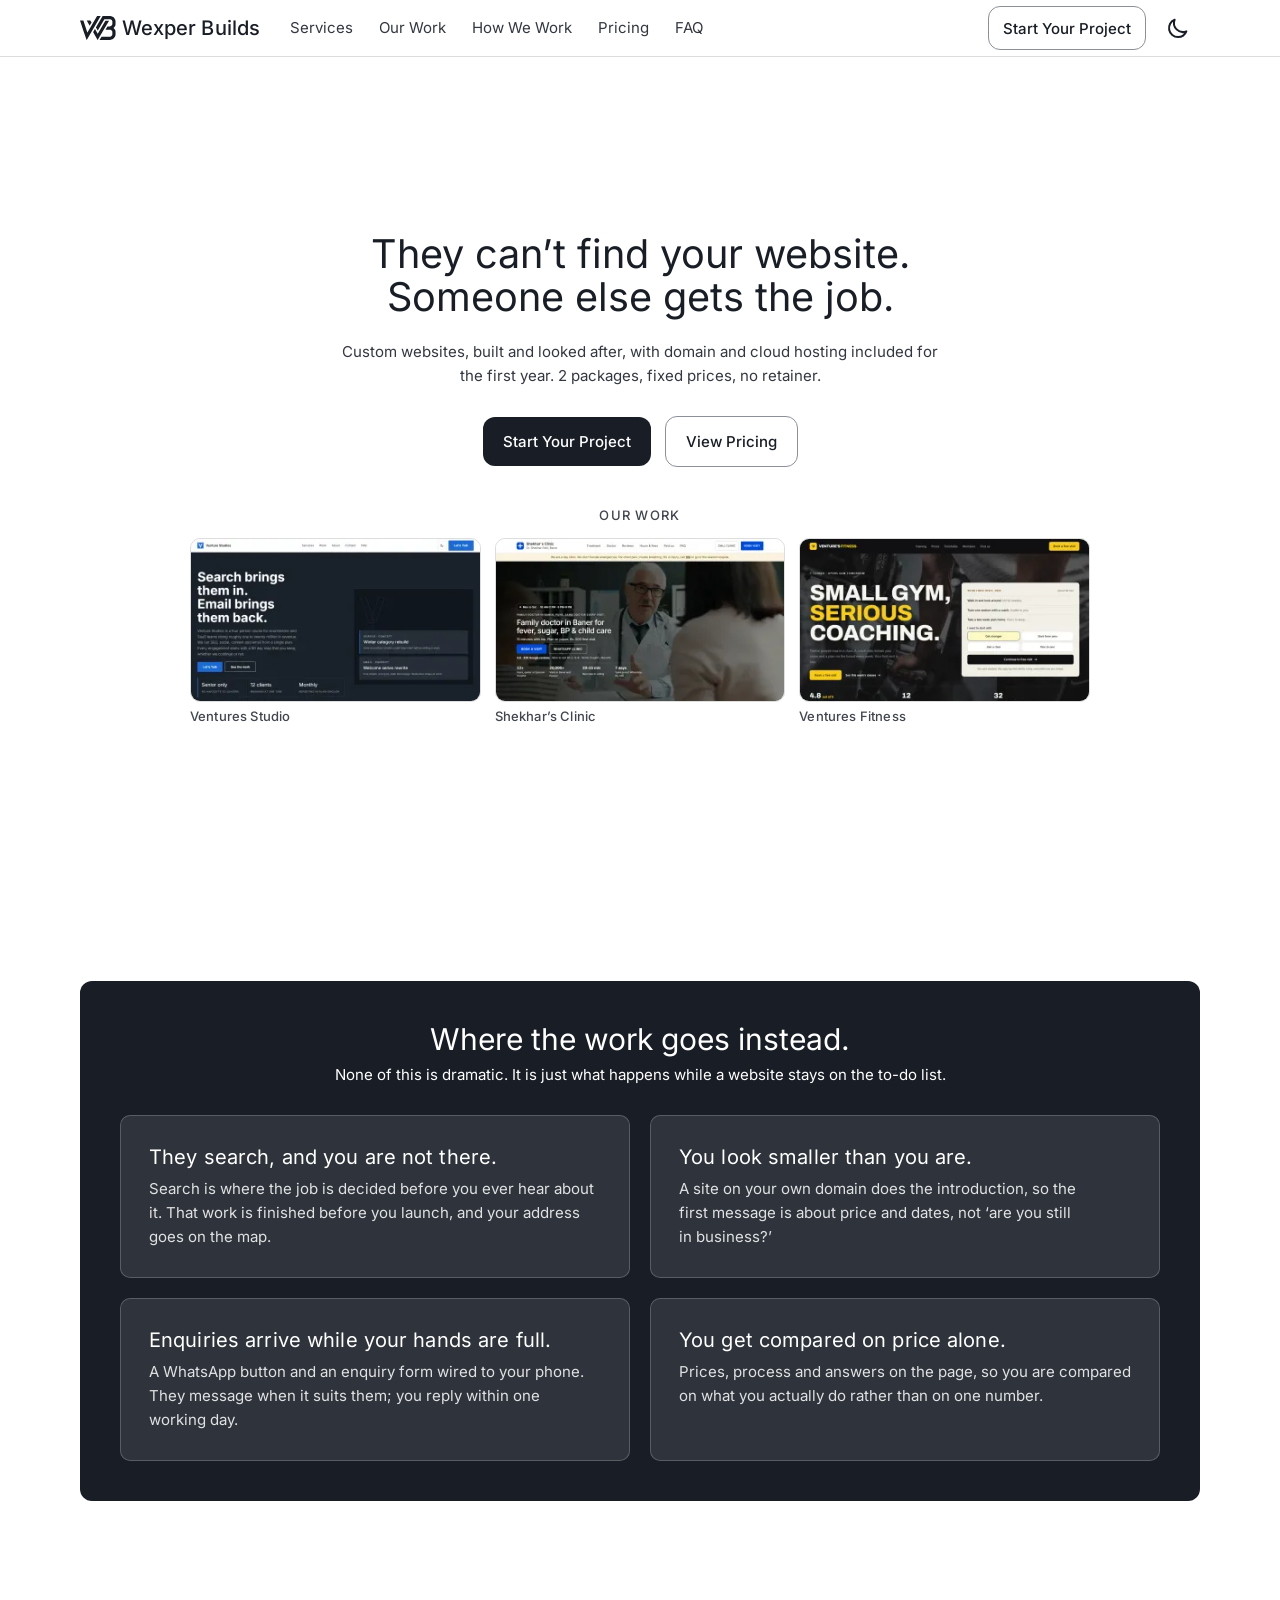
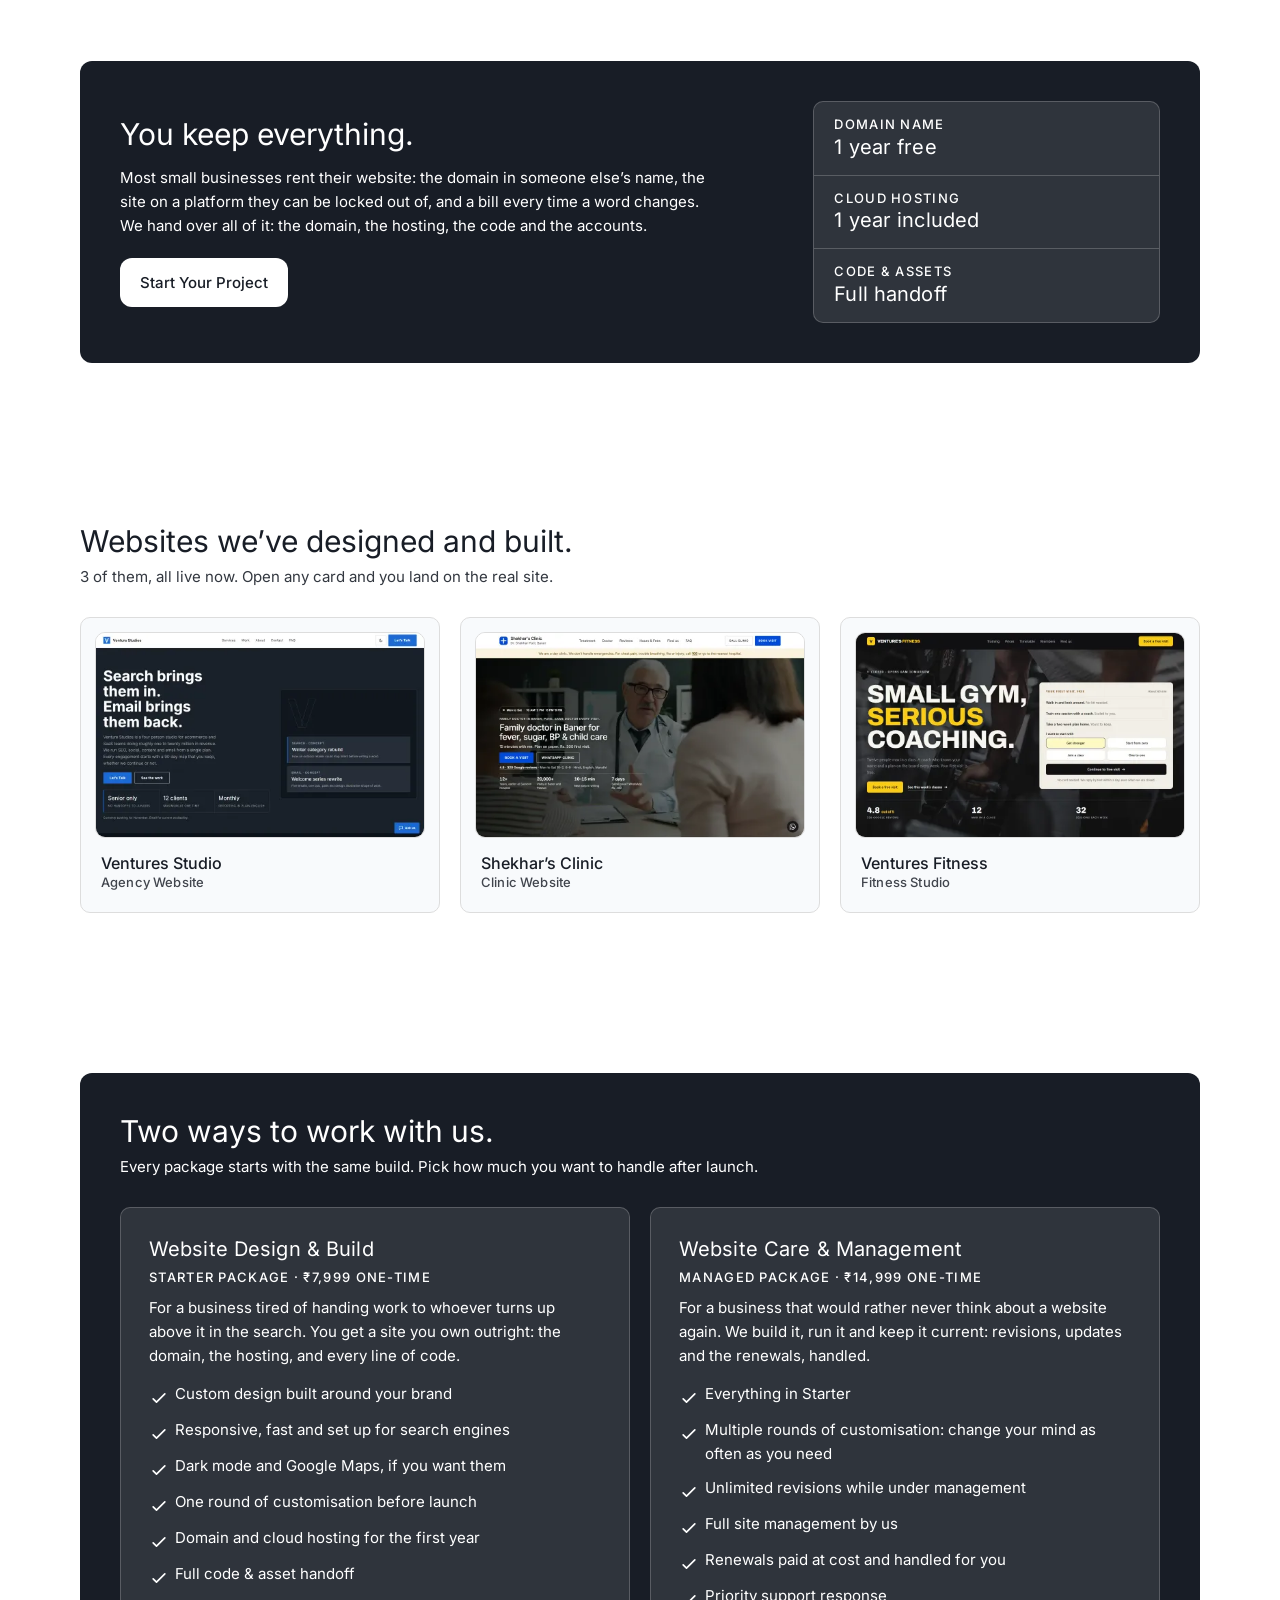
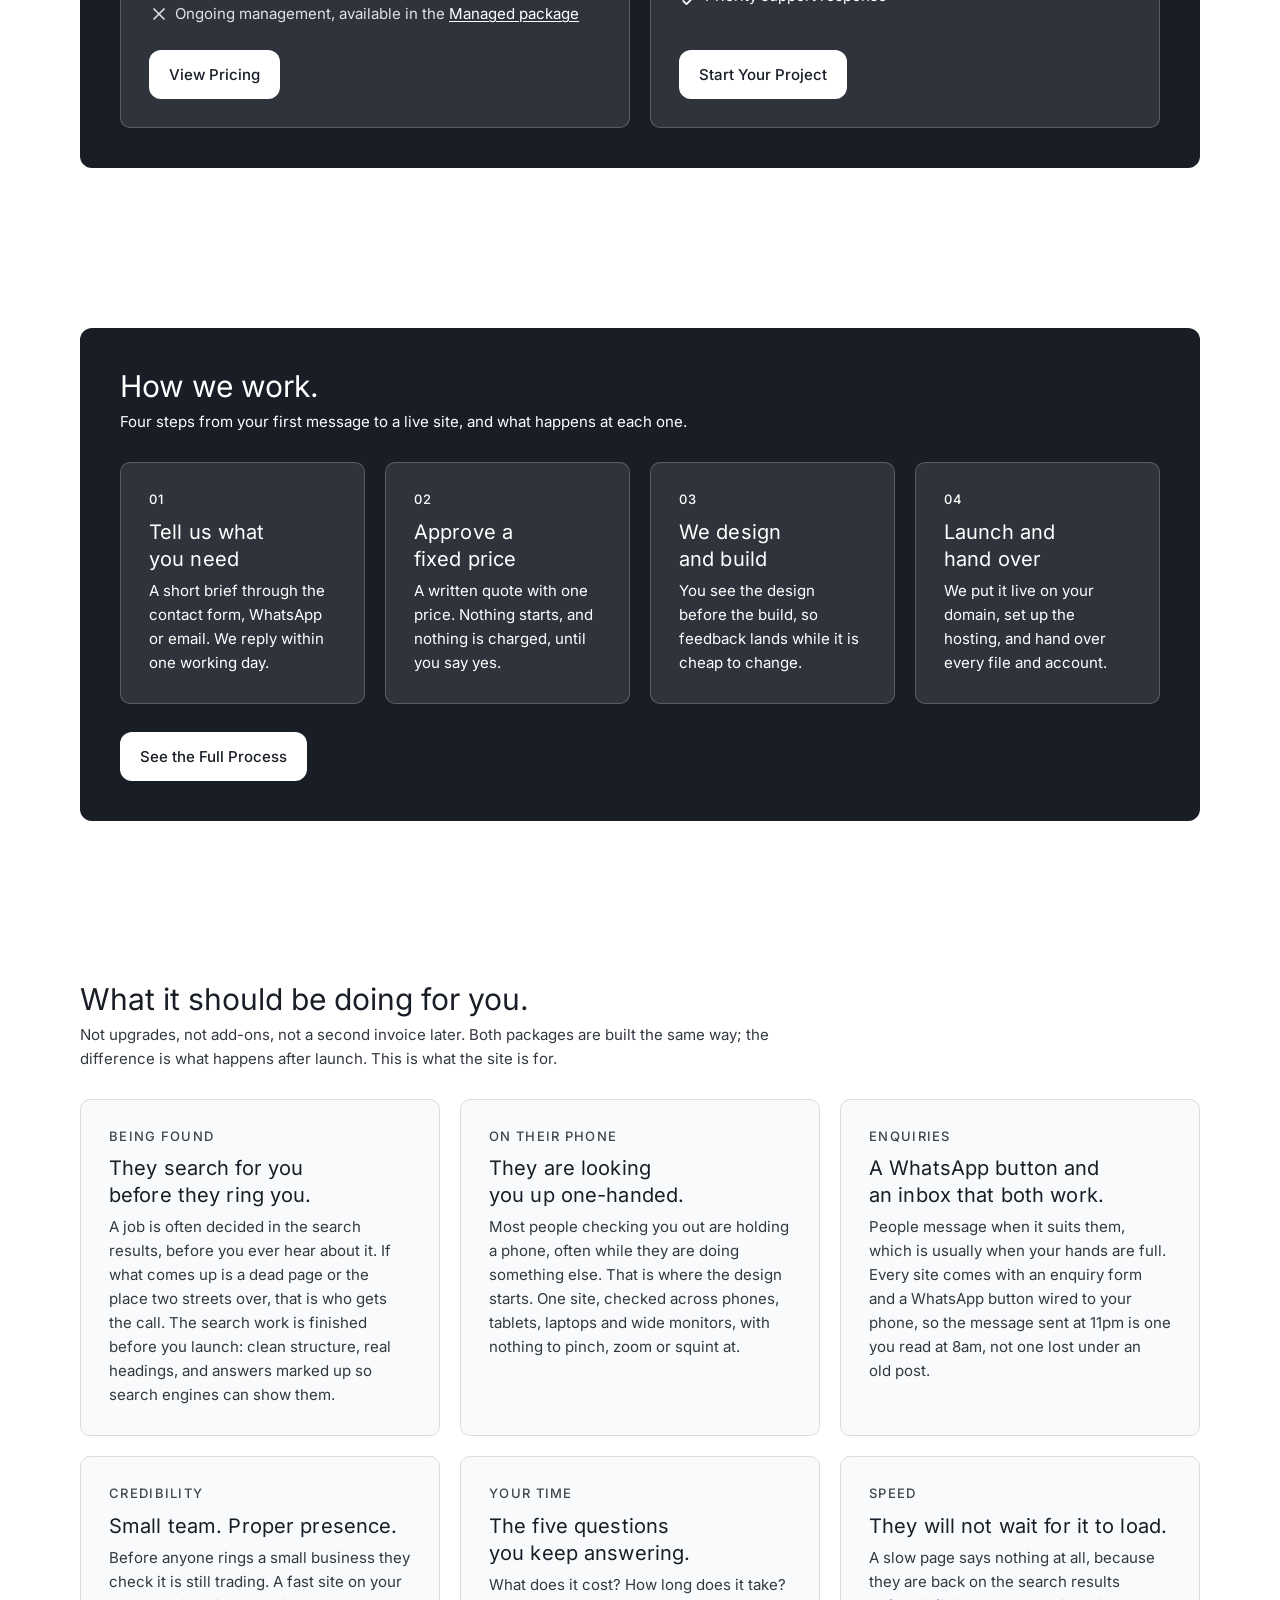
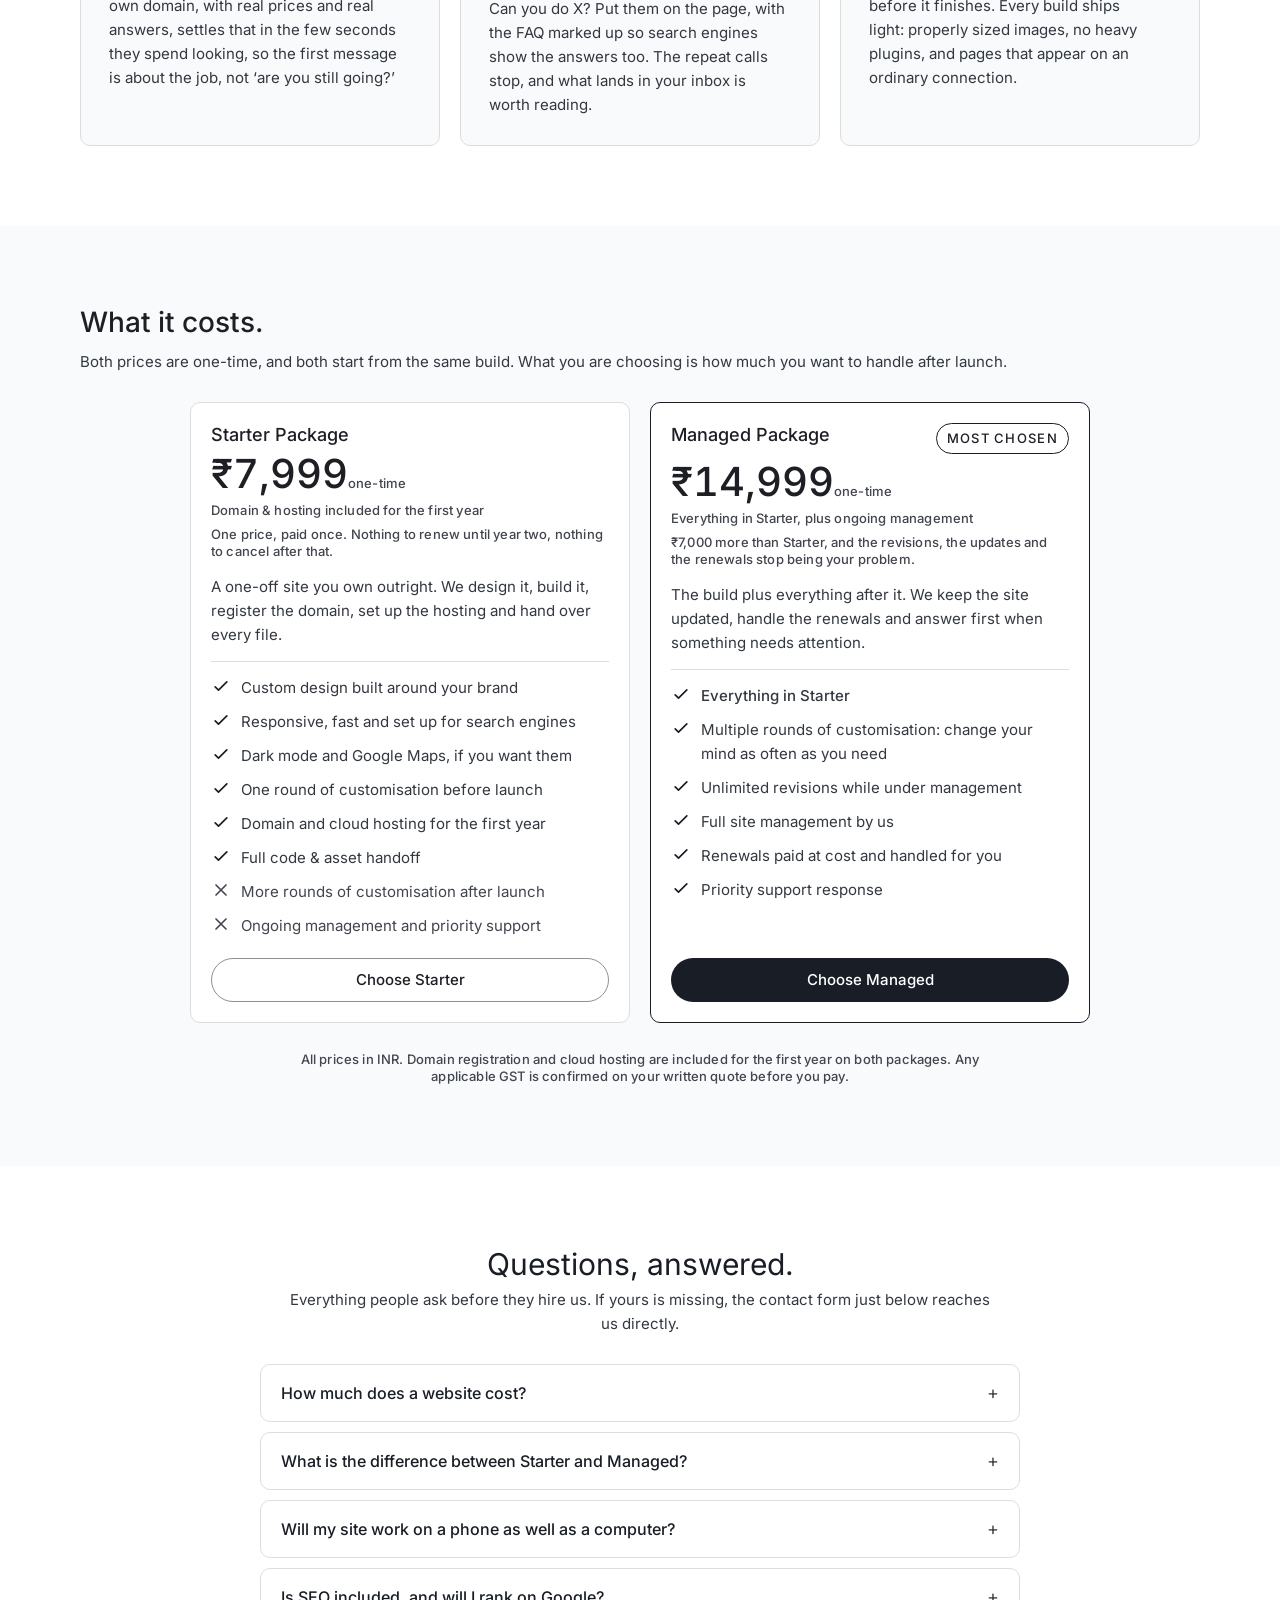
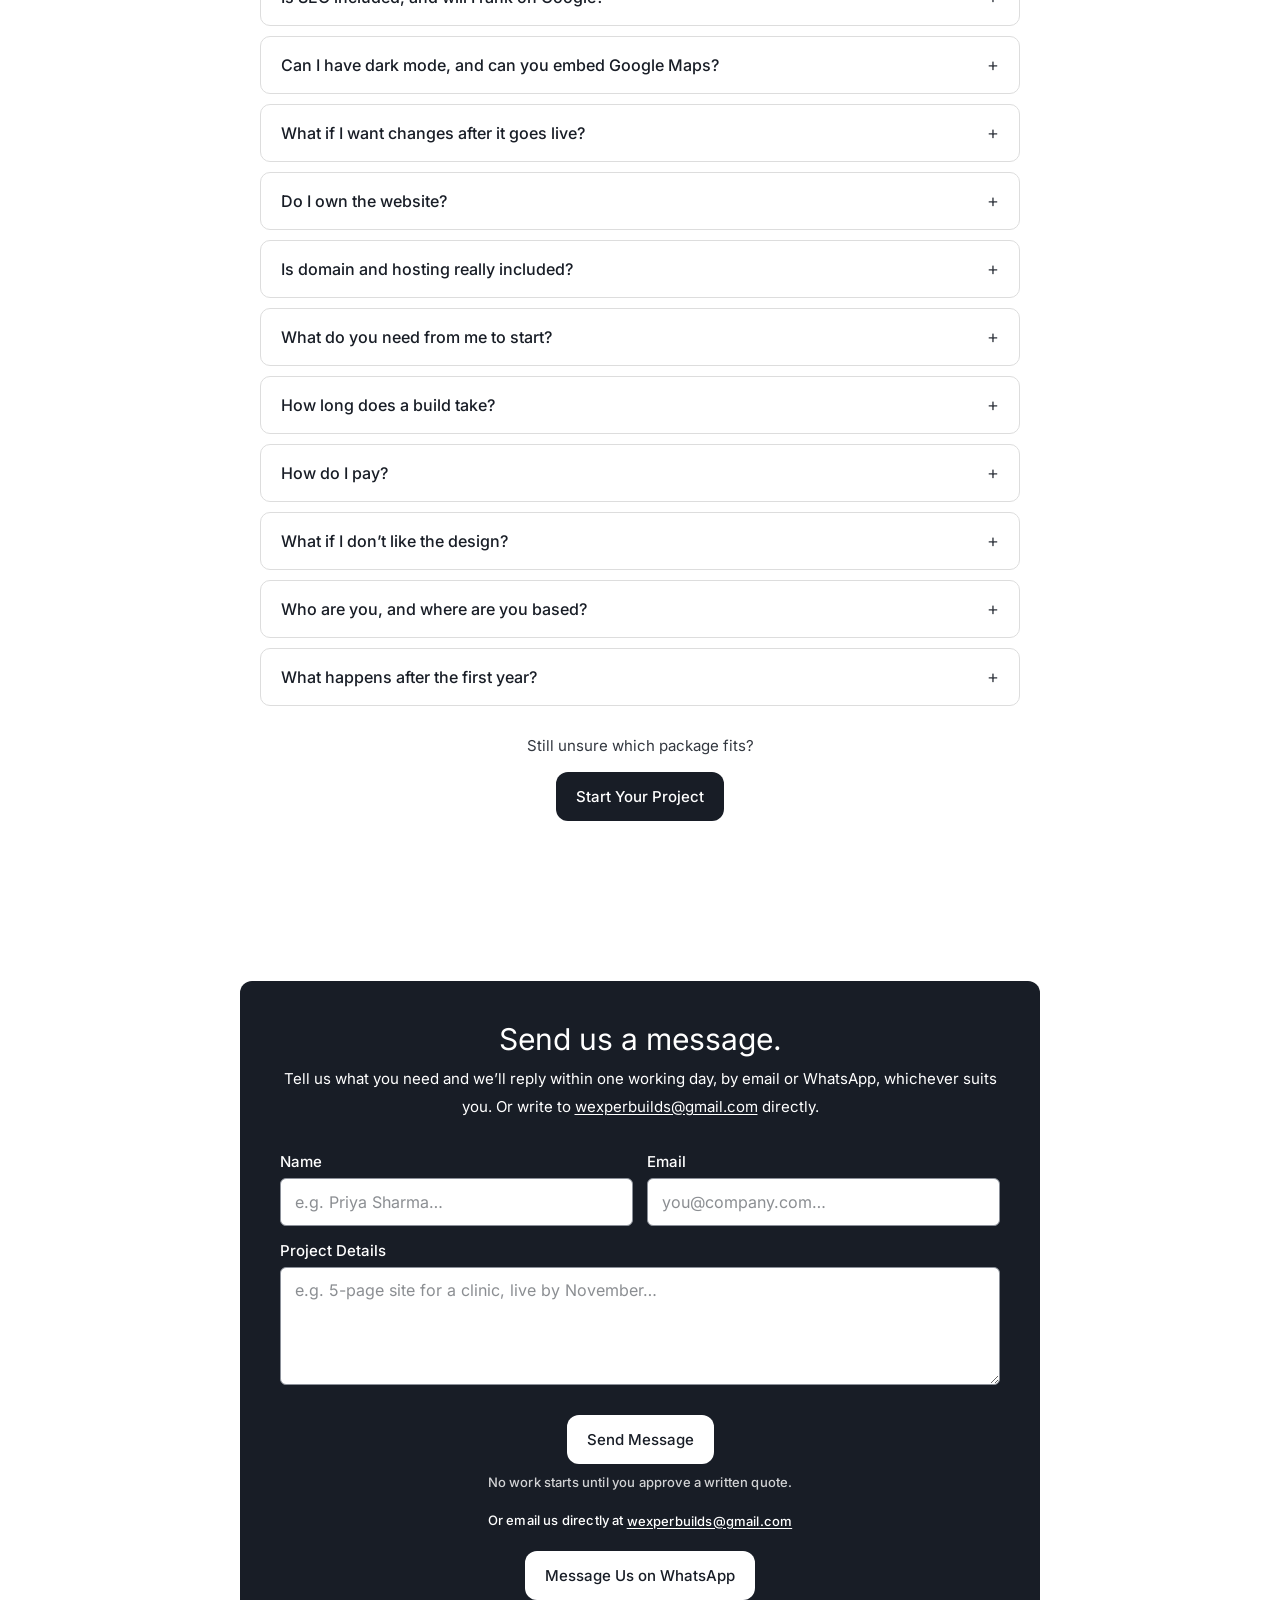
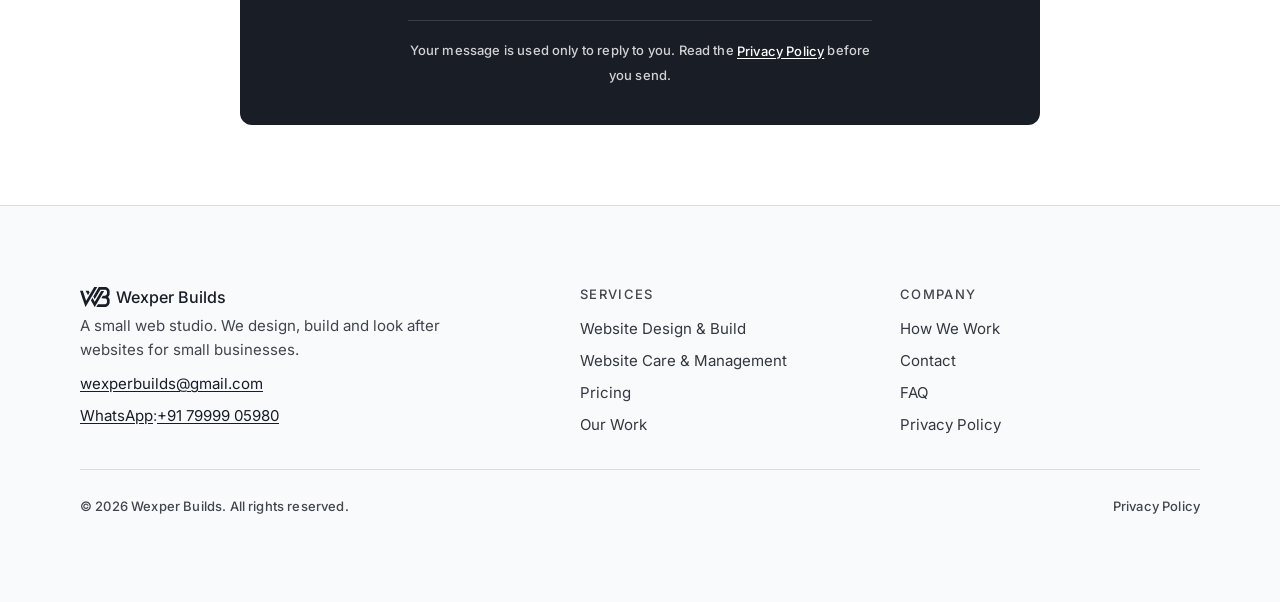
<file: index.html>
<!DOCTYPE html><html lang="en-IN"><head><meta charset="UTF-8"><!-- viewport-fit=cover lets the page paint edge-to-edge on notched phones
         instead of letterboxing inside the safe area, which makes
         env(safe-area-inset-*) non-zero. Everything that touches a screen edge
         (header, menu panel, container-page, footer, hero height) then carries
         the matching inset; on desktop and in portrait every inset is 0 and the
         max()/calc() below collapse back to the ordinary values. --><meta name="viewport" content="width=device-width, initial-scale=1.0, viewport-fit=cover"><!-- One icon, one artwork: the white monogram on an ink tile. There is no
         colour scheme to carry here — the tile is brand ink and the mark brand
         cream in light mode and in dark, so an internal @media query would
         only ever pick the same artwork twice, and two <link media="...">
         tags would split one icon across two files which then have to be kept
         in step (media on rel=icon is not honoured consistently across
         browsers, so one of them could win at random). Nothing has to agree
         with a page background either: the ground travels inside the icon, so
         a light tab shows cream-on-ink and a dark tab shows the same tile
         sitting on ink. The PNG is the fallback for a browser with no SVG
         favicon — the same artwork, so the two cannot disagree. --><link rel="icon" type="image/svg+xml" href="/favicon.svg"><link rel="icon" type="image/png" href="/favicon.png" sizes="32x32"><link rel="apple-touch-icon" sizes="180x180" href="/apple-touch-icon.png"><meta name="generator" content="Astro v7.3.5"><!-- Declared before the theme script below so the script can find it. --><meta name="theme-color" content="#ffffff" id="theme-color-meta"><link rel="preload" href="/_astro/inter-latin-400-normal.C38fXH4l.woff2" as="font" type="font/woff2" crossorigin><link rel="preload" href="/_astro/inter-latin-500-normal.Cerq10X2.woff2" as="font" type="font/woff2" crossorigin><link rel="preconnect" href="https://api.web3forms.com"><script>
      (function () {
        var root = document.documentElement;
        root.classList.add('js');
        var stored = null;
        try { stored = localStorage.getItem('wb-theme'); } catch (e) {}
        var theme = stored === 'dark' || stored === 'light'
          ? stored
          : (window.matchMedia('(prefers-color-scheme: dark)').matches ? 'dark' : 'light');
        root.setAttribute('data-theme', theme);
        var meta = document.getElementById('theme-color-meta');
        if (meta) meta.setAttribute('content', theme === 'dark' ? '#0f1116' : '#ffffff');
        // Fail-safe: the reveal styles are armed here but released by the
        // module script below. If that script never runs, nothing must stay
        // hidden — release every reveal after 2.5s.
        // The guard is the `data-reveal-armed` flag the module script sets once
        // it has attached its observer, not "is anything visible yet". The
        // hero is a full viewport tall, so the first `.reveal` (#stakes) starts
        // exactly at the fold by design and cannot intersect before the visitor
        // scrolls: an `is-visible` guard was therefore always true at 2.5s and
        // released every section at once, which silently disabled the whole
        // stagger for anyone who did not scroll inside the first 2.5 seconds.
        setTimeout(function () {
          if (document.documentElement.hasAttribute('data-reveal-armed')) return;
          var targets = document.querySelectorAll('.reveal');
          for (var i = 0; i < targets.length; i++) targets[i].classList.add('is-visible');
        }, 2500);
      })();
    </script><title>Wexper Builds: Custom Website Design from ₹7,999</title><meta name="description" content="Custom websites for small businesses, built for a one-time price. Starter ₹7,999, Managed ₹14,999, with domain and cloud hosting included for the first year."><link rel="canonical" href="https://wexper.in/"><!-- Open Graph / Facebook. URL and structured data are omitted on noindex
         pages — /404 and /500 are not routable URLs, so pointing social cards
         or an Organization graph at them would advertise a page that 404s. --><meta property="og:type" content="website"><meta property="og:site_name" content="Wexper Builds"><meta property="og:locale" content="en_IN"><meta property="og:url" content="https://wexper.in/"><meta property="og:title" content="Wexper Builds: Custom Website Design from ₹7,999"><meta property="og:description" content="Custom websites for small businesses, built for a one-time price. Starter ₹7,999, Managed ₹14,999, with domain and cloud hosting included for the first year."><meta property="og:image" content="https://wexper.in/og.png"><meta property="og:image:type" content="image/png"><meta property="og:image:width" content="1200"><meta property="og:image:height" content="630"><meta property="og:image:alt" content="Wexper Builds: custom websites for small businesses"><!-- Twitter --><meta name="twitter:card" content="summary_large_image"><meta name="twitter:url" content="https://wexper.in/"><meta name="twitter:title" content="Wexper Builds: Custom Website Design from ₹7,999"><meta name="twitter:description" content="Custom websites for small businesses, built for a one-time price. Starter ₹7,999, Managed ₹14,999, with domain and cloud hosting included for the first year."><meta name="twitter:image" content="https://wexper.in/og.png"><meta name="twitter:image:alt" content="Wexper Builds: custom websites for small businesses"><script type="application/ld+json">{"@context":"https://schema.org","@graph":[{"@type":"Organization","@id":"https://wexper.in/#organization","name":"Wexper Builds","url":"https://wexper.in/","email":"wexperbuilds@gmail.com","logo":"https://wexper.in/logo.png","contactPoint":{"@type":"ContactPoint","contactType":"customer support","email":"wexperbuilds@gmail.com","telephone":"+917999905980","availableLanguage":["en"],"areaServed":"IN"}},{"@type":"WebSite","@id":"https://wexper.in/#website","name":"Wexper Builds","url":"https://wexper.in/","inLanguage":"en-IN","publisher":{"@id":"https://wexper.in/#organization"}},{"@type":"Product","@id":"https://wexper.in/#starter-package","name":"Website Design & Build (Starter Package)","description":"A one-off site you own outright. We design it, build it, register the domain, set up the hosting and hand over every file.","image":"https://wexper.in/og.png","brand":{"@id":"https://wexper.in/#organization"},"offers":{"@type":"Offer","price":"7999","priceCurrency":"INR","url":"https://wexper.in/#pricing"}},{"@type":"Product","@id":"https://wexper.in/#managed-package","name":"Website Care & Management (Managed Package)","description":"The build plus everything after it. We keep the site updated, handle the renewals and answer first when something needs attention.","image":"https://wexper.in/og.png","brand":{"@id":"https://wexper.in/#organization"},"offers":{"@type":"Offer","price":"14999","priceCurrency":"INR","url":"https://wexper.in/#pricing"}},{"@type":"Service","@id":"https://wexper.in/#starter-service","name":"Website Design & Build (Starter Package)","serviceType":"Website Design & Build","description":"A one-off site you own outright. We design it, build it, register the domain, set up the hosting and hand over every file.","provider":{"@id":"https://wexper.in/#organization"},"areaServed":{"@type":"Country","name":"India"},"offers":{"@type":"Offer","price":"7999","priceCurrency":"INR","url":"https://wexper.in/#pricing"}},{"@type":"Service","@id":"https://wexper.in/#managed-service","name":"Website Care & Management (Managed Package)","serviceType":"Website Care & Management","description":"The build plus everything after it. We keep the site updated, handle the renewals and answer first when something needs attention.","provider":{"@id":"https://wexper.in/#organization"},"areaServed":{"@type":"Country","name":"India"},"offers":{"@type":"Offer","price":"14999","priceCurrency":"INR","url":"https://wexper.in/#pricing"}},{"@type":"FAQPage","@id":"https://wexper.in/#faq","mainEntity":[{"@type":"Question","name":"How much does a website cost?","acceptedAnswer":{"@type":"Answer","text":"The Starter package is ₹7,999 one-time and the Managed package is ₹14,999 one-time. Both include a custom design, a domain name and cloud hosting for the first year. There is no monthly fee and no retainer."}},{"@type":"Question","name":"What is the difference between Starter and Managed?","acceptedAnswer":{"@type":"Answer","text":"Starter is the build itself: design, domain, hosting, one full round of customisation before launch, and a complete handoff of the code and assets, after which the site is yours to run. Managed is everything in Starter plus as many rounds of customisation as you need, unlimited revisions while your site is under our management, renewals handled for you, full site management, and a priority support response."}},{"@type":"Question","name":"Will my site work on a phone as well as a computer?","acceptedAnswer":{"@type":"Answer","text":"Yes. That is not an extra, it is how we build. One site, checked across phones, tablets, laptops and wide screens before it goes live. Nothing to pinch or zoom, and the phone layout is designed first, because that is where most people arrive."}},{"@type":"Question","name":"Is SEO included, and will I rank on Google?","acceptedAnswer":{"@type":"Answer","text":"SEO is built into every site: clean structure, proper headings, fast pages, an FAQ section marked up so search engines can read it, and the technical basics settled before launch. What nobody honest can promise is a position on page one. That depends on your market, your content and time. We make sure nothing on our side is holding you back."}},{"@type":"Question","name":"Can I have dark mode, and can you embed Google Maps?","acceptedAnswer":{"@type":"Answer","text":"Both, at no extra cost. Dark mode can ship as a light theme, a dark theme, or both, following what the visitor’s device is already set to. You choose before we build. Google Maps is embedded where people look for it, on the contact page and in the footer, with directions one tap away; send us your pin and it is live on launch day."}},{"@type":"Question","name":"What if I want changes after it goes live?","acceptedAnswer":{"@type":"Answer","text":"Starter includes one full round of customisation before launch: you review it, tell us what to change, and we change it. After that, extra changes are quoted individually, or handled under Managed, which covers multiple rounds of customisation and unlimited revisions for as long as your site is under our management."}},{"@type":"Question","name":"Do I own the website?","acceptedAnswer":{"@type":"Answer","text":"Yes. On the Starter package you receive the full code and asset handoff, along with the domain registered in your name and the hosting account. Nothing is locked behind our platform."}},{"@type":"Question","name":"Is domain and hosting really included?","acceptedAnswer":{"@type":"Answer","text":"For the first year, yes. We register the domain and set up cloud hosting as part of the package. From year two, renewals are charged at whatever the registrar and host charge. You can pay them directly, or we can keep paying them for you under the Managed package."}},{"@type":"Question","name":"What do you need from me to start?","acceptedAnswer":{"@type":"Answer","text":"Send us a message through the contact form, on WhatsApp, or by email, with what you need and when you want it live. We reply within one working day, confirm scope and price, and take it from there. If you already have a logo, copy or photos, send those too. If not, we can work without them."}},{"@type":"Question","name":"How long does a build take?","acceptedAnswer":{"@type":"Answer","text":"It depends on how much content you have ready and how quickly feedback comes back. We confirm a delivery date in writing before work begins, so you are never guessing."}},{"@type":"Question","name":"How do I pay?","acceptedAnswer":{"@type":"Answer","text":"Every project begins with a written quote, and no work starts until you have approved it. The payment schedule, the methods we accept and whether GST is included are all set out in that quote before you commit, so you know the full picture before anything begins."}},{"@type":"Question","name":"What if I don’t like the design?","acceptedAnswer":{"@type":"Answer","text":"Scope and price are agreed before any work begins, and your written quote sets out what changes are covered along the way. The Starter package includes one full round of customisation before launch; on the Managed package, revisions continue for as long as your site is under our management."}},{"@type":"Question","name":"Who are you, and where are you based?","acceptedAnswer":{"@type":"Answer","text":"Wexper Builds is a small web studio run by the people who do the work. No account managers, no outsourcing between your first message and your launch. We reply to every enquiry within one working day."}},{"@type":"Question","name":"What happens after the first year?","acceptedAnswer":{"@type":"Answer","text":"Domain and hosting renewals are billed at the registrar’s and host’s cost each year, whether you pay them yourself or we handle them for you under the Managed package. Nothing about the site itself stops working. It is your code on your accounts."}}]}]}</script><link rel="stylesheet" href="/_astro/Layout.O0_yUp8v.css"></head><body class="antialiased bg-canvas text-body"><a href="#main" class="sr-only focus:not-sr-only focus:absolute focus:top-[calc(var(--spacing-sm)+env(safe-area-inset-top))] focus:left-sm focus:z-[60] focus:bg-canvas focus:text-ink focus:px-md focus:py-sm focus:rounded-sm focus:shadow-sm">Skip to content</a><header class="bg-canvas text-ink text-body-md border-b border-hairline sticky top-0 z-50 pt-[env(safe-area-inset-top)]"><div class="container-page h-[56px] flex items-center justify-between"><div class="flex items-center gap-lg"><!-- The monogram is drawn at the brand sheet's lockup proportions: mark
           height 1.66× the name's cap height, a gap of 0.47× the cap height,
           so it scales with the title it sits beside. currentColor keeps it on
           the same token as the text in both themes. --><a href="/" class="inline-flex items-center gap-xs min-h-[44px] rounded-sm transition-opacity hover:opacity-80" translate="no"><svg class="h-5 w-auto shrink-0 min-[400px]:h-6" viewBox="0 0 292 197" aria-hidden="true" focusable="false"><path fill="currentColor" fill-rule="evenodd" d="M141.5 0L169 0L169.9 0.8L58.8 190.5L55.1 196.5L54.3 196.8L54.2 196.8L26.3 117.3L0.2 37.5L1 37L26.3 37.1L27.8 37.8L59.3 132.8L60.8 135.3L134.3 10.1L140.3 0.4ZM186.5 0L250.3 0L257 1.2L266.8 5.2L273 9.2L277.7 13.3L284.8 22L289.8 32.1L291.9 40.8L291.7 71.8L289.8 78.6L285.8 86.5L280.8 92.8L274.9 98.5L280.8 104.2L284.8 109.3L288.8 115.7L290.8 120.5L292 126.5L291.8 156.8L287.8 168.5L280.8 179.1L271 187.9L264.4 191.8L259.5 193.8L259.3 193.9L253 195.8L245.3 196.9L160.5 196.5L175.3 171.9L176.8 170.3L241.5 170.3L248.3 169.8L253.6 167.8L260 162.8L263.8 157.5L265.8 151.3L265.6 129.5L264.1 125.3L261.8 121.3L256.5 116.3L250.9 113.3L246.8 112.2L211.5 112L210.5 111.5L225.5 85.9L245 85.4L249 84.8L253.5 82.8L257.5 79.7L260.8 76.3L263.8 71.7L265.8 64.8L265.6 44L264.7 40.5L261.8 35.3L258 31.3L253.3 28.3L245.5 26.2L200.3 26.3L145.8 119.4L144.3 117.8L130.9 94.8L131.1 92.5L182.3 5.2L185.3 0.4ZM56.7 37.3L84.5 37.4L93.9 52.3L94.3 53.5L93.8 54.8L79.5 78.1L79.3 78.2L78.1 77.8L56.4 38.8ZM208.2 39.3L237.3 39L237.8 40L226.3 58.6L149.8 189.8L145.8 196.3L144.7 196.5L144.5 196.4L108.3 133.7L108.1 131.5L122.3 107.2L123.5 106.6L144.3 144.5L145.8 145.3Z"></path></svg><span class="font-medium text-title-sm whitespace-nowrap min-[400px]:text-title-lg">Wexper Builds</span></a><nav class="hidden lg:flex items-center gap-xs" aria-label="Primary"><a href="/#services" class="px-sm inline-flex items-center min-h-[44px] text-body hover:text-ink transition-colors">Services</a><a href="/#work" class="px-sm inline-flex items-center min-h-[44px] text-body hover:text-ink transition-colors">Our Work</a><a href="/process/" class="px-sm inline-flex items-center min-h-[44px] text-body hover:text-ink transition-colors">How We Work</a><a href="/#pricing" class="px-sm inline-flex items-center min-h-[44px] text-body hover:text-ink transition-colors">Pricing</a><a href="/#faq" class="px-sm inline-flex items-center min-h-[44px] text-body hover:text-ink transition-colors">FAQ</a></nav></div><div class="flex items-center gap-sm"><a href="/#contact" class="hidden lg:inline-flex btn-secondary btn-compact">Start Your Project</a><button id="theme-toggle" type="button" class="p-2 min-h-[44px] min-w-[44px] inline-flex items-center justify-center text-ink rounded-full transition-colors hover:bg-surface-soft" aria-label="Toggle colour theme" aria-pressed="false" title="Toggle colour theme"><svg class="w-6 h-6 dark:hidden" aria-hidden="true" fill="none" viewBox="0 0 24 24" stroke="currentColor"><path stroke-linecap="round" stroke-linejoin="round" stroke-width="2" d="M20.354 15.354A9 9 0 018.646 3.646 9.003 9.003 0 0012 21a9.003 9.003 0 008.354-5.646z"></path></svg><svg class="w-6 h-6 hidden dark:block" aria-hidden="true" fill="none" viewBox="0 0 24 24" stroke="currentColor"><path stroke-linecap="round" stroke-linejoin="round" stroke-width="2" d="M12 3v1m0 16v1m9-9h-1M4 12H3m15.364 6.364l-.707.707M6.343 6.343l-.707.707m12.728 0l-.707.707M6.343 17.657l-.707.707M16 12a4 4 0 11-8 0 4 4 0 018 0z"></path></svg></button><!-- Native disclosure: the menu opens and closes without JavaScript. The
           panel is fixed below the 56px bar so the bar never grows around it
           and the dropdown spans the full viewport width on phones.
           Its top and max-height carry the same inset as the bar above, so the
           panel still starts at the bar's real bottom edge when the status bar
           sits over the page; the bottom inset keeps the last item clear of the
           home indicator. Left and right come from container-page below. --><details id="mobile-nav" class="lg:hidden group relative"><summary class="p-2 min-h-[44px] min-w-[44px] inline-flex items-center justify-center text-ink rounded-full cursor-pointer list-none hover:bg-surface-soft transition-colors [&amp;::-webkit-details-marker]:hidden"><span class="sr-only">Menu</span><svg class="w-6 h-6 group-open:hidden" aria-hidden="true" fill="none" viewBox="0 0 24 24" stroke="currentColor"><path stroke-linecap="round" stroke-linejoin="round" stroke-width="2" d="M4 6h16M4 12h16M4 18h16"></path></svg><svg class="w-6 h-6 hidden group-open:block" aria-hidden="true" fill="none" viewBox="0 0 24 24" stroke="currentColor"><path stroke-linecap="round" stroke-linejoin="round" stroke-width="2" d="M6 18L18 6M6 6l12 12"></path></svg></summary><div class="fixed left-0 right-0 top-[calc(56px+env(safe-area-inset-top))] max-h-[calc(100svh-56px-env(safe-area-inset-top))] pb-[env(safe-area-inset-bottom)] overflow-y-auto overscroll-contain border-b border-hairline bg-canvas shadow-[0_12px_24px_-16px_rgba(0,0,0,0.35)]"><nav class="container-page flex flex-col py-md gap-xs" aria-label="Mobile"><a href="/#services" class="text-label-md py-sm px-sm -mx-sm min-h-[44px] flex items-center rounded-sm hover:bg-surface-soft transition-colors">Services</a><a href="/#work" class="text-label-md py-sm px-sm -mx-sm min-h-[44px] flex items-center rounded-sm hover:bg-surface-soft transition-colors">Our Work</a><a href="/process/" class="text-label-md py-sm px-sm -mx-sm min-h-[44px] flex items-center rounded-sm hover:bg-surface-soft transition-colors">How We Work</a><a href="/#pricing" class="text-label-md py-sm px-sm -mx-sm min-h-[44px] flex items-center rounded-sm hover:bg-surface-soft transition-colors">Pricing</a><a href="/#faq" class="text-label-md py-sm px-sm -mx-sm min-h-[44px] flex items-center rounded-sm hover:bg-surface-soft transition-colors">FAQ</a><a href="/#contact" class="btn-secondary btn-compact self-start mt-xs">Start Your Project</a></nav></div></details></div></div></header><script type="module">globalThis.process??={},globalThis.process.env??={};var e=document.getElementById(`mobile-nav`),t=document.getElementById(`theme-toggle`),n=e=>{let t=document.documentElement;if(e!==t.classList.contains(`nav-open`)){if(e){let e=window.innerWidth-t.clientWidth;e>0&&t.style.setProperty(`padding-right`,`${e}px`),t.classList.add(`nav-open`)}else t.classList.remove(`nav-open`),t.style.removeProperty(`padding-right`)}};e?.addEventListener(`toggle`,e=>n(e.currentTarget.open)),matchMedia(`(min-width: 1024px)`).addEventListener(`change`,t=>{t.matches&&e?.removeAttribute(`open`)}),e?.querySelectorAll(`a`).forEach(t=>{t.addEventListener(`click`,()=>e?.removeAttribute(`open`))}),document.addEventListener(`keydown`,t=>{t.key===`Escape`&&e?.open&&(e.removeAttribute(`open`),e.querySelector(`summary`)?.focus())}),document.addEventListener(`click`,t=>{e?.open&&t.target instanceof Node&&!e.contains(t.target)&&e.removeAttribute(`open`)});var r=()=>{let e=document.documentElement,n=getComputedStyle(e).getPropertyValue(`--wb-canvas`).trim();document.getElementById(`theme-color-meta`)?.setAttribute(`content`,n||`#ffffff`),t?.setAttribute(`aria-pressed`,String(e.getAttribute(`data-theme`)===`dark`))};r(),t?.addEventListener(`click`,()=>{let e=document.documentElement,t=e.getAttribute(`data-theme`)===`dark`?`light`:`dark`;e.setAttribute(`data-theme`,t);try{localStorage.setItem(`wb-theme`,t)}catch{}r()});var i=document.querySelectorAll(`nav[aria-label="Primary"] a, nav[aria-label="Mobile"] a`),a=()=>{let e=window.location.hash,t=window.location.pathname;i.forEach(n=>{let r=n.getAttribute(`href`)??``;e.length>1&&r.endsWith(e)?n.setAttribute(`aria-current`,`location`):r===t?n.setAttribute(`aria-current`,`page`):n.removeAttribute(`aria-current`)})};window.addEventListener(`hashchange`,a),a();</script><main id="main" tabindex="-1"><section class="container-page text-ink min-h-[calc(100svh-56px-env(safe-area-inset-top))] flex flex-col justify-center py-section text-center"><div class="max-w-[820px] mx-auto"><h1 class="text-display-lg mb-lg">They can’t find your website. Someone else gets the job.</h1><p class="text-body-md text-body mb-xl max-w-[600px] mx-auto">Custom websites, built and looked after, with domain and cloud hosting included for the first year. 2 packages, fixed prices, no retainer.</p><div class="flex flex-col sm:flex-row items-center justify-center gap-md"><a href="#contact" class="btn-primary w-full sm:w-auto">Start Your Project</a><a href="#pricing" class="btn-secondary w-full sm:w-auto">View Pricing</a></div></div><div class="mt-xxl max-w-[900px] mx-auto w-full"><p class="eyebrow text-muted mb-md">Our work</p><div class="grid grid-cols-3 gap-sm md:gap-md"><a href="https://ventures-studio.vercel.app/" target="_blank" rel="noopener noreferrer" class="group text-left rounded-sm"><div class="bg-surface-soft rounded-md aspect-video overflow-hidden border border-hairline"><img src="/_astro/ventures-studio.CZD-LncD_dg6EA.webp" srcset="/_astro/ventures-studio.CZD-LncD_Z21a6gB.webp 320w, /_astro/ventures-studio.CZD-LncD_Z1K5TTK.webp 480w, /_astro/ventures-studio.CZD-LncD_ZLAYNF.webp 640w, /_astro/ventures-studio.CZD-LncD_Z2mwpp0.webp 768w" alt sizes="(min-width: 768px) calc((min(900px, 100vw - 80px) - 28px) / 3), calc((min(900px, 100vw - 40px) - 20px) / 3)" loading="eager" fetchpriority="high" decoding="async" width="1440" height="900" class="w-full h-full object-cover object-top transition-transform duration-500 group-hover:scale-[1.03]"></div><p class="text-caption text-muted mt-xs transition-colors group-hover:text-ink">Ventures Studio<span class="sr-only"> (opens in a new tab)</span></p></a><a href="https://shekhars-clinic.vercel.app/" target="_blank" rel="noopener noreferrer" class="group text-left rounded-sm"><div class="bg-surface-soft rounded-md aspect-video overflow-hidden border border-hairline"><img src="/_astro/shekhars-clinic.Py9iQN1A_1tpuxP.webp" srcset="/_astro/shekhars-clinic.Py9iQN1A_XqKPw.webp 320w, /_astro/shekhars-clinic.Py9iQN1A_1euWcn.webp 480w, /_astro/shekhars-clinic.Py9iQN1A_2cYRis.webp 640w, /_astro/shekhars-clinic.Py9iQN1A_C4rH8.webp 768w" alt sizes="(min-width: 768px) calc((min(900px, 100vw - 80px) - 28px) / 3), calc((min(900px, 100vw - 40px) - 20px) / 3)" loading="lazy" decoding="async" width="1440" height="900" class="w-full h-full object-cover object-top transition-transform duration-500 group-hover:scale-[1.03]"></div><p class="text-caption text-muted mt-xs transition-colors group-hover:text-ink">Shekhar’s Clinic<span class="sr-only"> (opens in a new tab)</span></p></a><a href="https://ventures-fitness.vercel.app/" target="_blank" rel="noopener noreferrer" class="group text-left rounded-sm"><div class="bg-surface-soft rounded-md aspect-video overflow-hidden border border-hairline"><img src="/_astro/ventures-fitness.CtvlyHFN_ZQnfTn.webp" srcset="/_astro/ventures-fitness.CtvlyHFN_1Log2D.webp 320w, /_astro/ventures-fitness.CtvlyHFN_Z2fCIeo.webp 480w, /_astro/ventures-fitness.CtvlyHFN_Zu2OWg.webp 640w, /_astro/ventures-fitness.CtvlyHFN_Z2cyRXx.webp 768w" alt sizes="(min-width: 768px) calc((min(900px, 100vw - 80px) - 28px) / 3), calc((min(900px, 100vw - 40px) - 20px) / 3)" loading="lazy" decoding="async" width="1440" height="900" class="w-full h-full object-cover object-top transition-transform duration-500 group-hover:scale-[1.03]"></div><p class="text-caption text-muted mt-xs transition-colors group-hover:text-ink">Ventures Fitness<span class="sr-only"> (opens in a new tab)</span></p></a></div></div></section><section id="stakes" class="reveal container-page py-section"><div class="reveal-item bg-surface-dark text-on-dark rounded-lg p-lg md:p-xxl"><div class="mb-xl text-center mx-auto max-w-[720px]"><h2 class="text-display-md mb-xs">Where the work goes instead.</h2><p class="text-body-md text-on-dark">None of this is dramatic. It is just what happens while a website stays on the <span class="whitespace-nowrap">to-do list.</span></p></div><div class="reveal-grid grid grid-cols-1 md:grid-cols-2 gap-lg"><div class="reveal-item bg-on-dark/10 border border-on-dark/20 rounded-md p-lg md:p-xl"><h3 class="text-title-lg mb-xs">They search, and you are not there.</h3><p class="text-body-md text-on-dark/85">Search is where the job is decided before you ever hear about it. That work is finished before you launch, and your address goes on the map.</p></div><div class="reveal-item bg-on-dark/10 border border-on-dark/20 rounded-md p-lg md:p-xl"><h3 class="text-title-lg mb-xs">You look smaller than you are.</h3><p class="text-body-md text-on-dark/85">A site on your own domain does the introduction, so the first message is about price and dates, not ‘are you still in business?’</p></div><div class="reveal-item bg-on-dark/10 border border-on-dark/20 rounded-md p-lg md:p-xl"><h3 class="text-title-lg mb-xs">Enquiries arrive while your hands are full.</h3><p class="text-body-md text-on-dark/85">A WhatsApp button and an enquiry form wired to your phone. They message when it suits them; you reply within one working day.</p></div><div class="reveal-item bg-on-dark/10 border border-on-dark/20 rounded-md p-lg md:p-xl"><h3 class="text-title-lg mb-xs">You get compared on price alone.</h3><p class="text-body-md text-on-dark/85">Prices, process and answers on the page, so you are compared on what you actually do rather than on one number.</p></div></div></div></section><section class="reveal container-page py-section"><div class="reveal-item bg-surface-dark text-on-dark rounded-lg p-lg md:p-xxl flex flex-col md:flex-row items-center justify-between gap-xl"><div class="max-w-[600px] text-center md:text-left"><h2 class="text-display-md mb-md">You keep everything.</h2><p class="text-body-md mb-lg">Most small businesses rent their website: the domain in someone else’s name, the site on a platform they can be locked out of, and a bill every time a word changes. We hand over all of it: the domain, the hosting, the code and the accounts.</p><a href="#contact" class="btn-secondary-on-dark w-full sm:w-auto">Start Your Project</a></div><div class="w-full md:w-1/3"><dl class="rounded-md border border-on-dark/20 bg-on-dark/10"><div class="px-lg py-md border-b border-on-dark/20"><dt class="eyebrow text-on-dark">Domain name</dt><dd class="text-title-lg text-on-dark">1 year free</dd></div><div class="px-lg py-md border-b border-on-dark/20"><dt class="eyebrow text-on-dark">Cloud hosting</dt><dd class="text-title-lg text-on-dark">1 year included</dd></div><div class="px-lg py-md"><dt class="eyebrow text-on-dark">Code &amp; assets</dt><dd class="text-title-lg text-on-dark">Full handoff</dd></div></dl></div></div></section><section id="work" class="reveal container-page py-section"><div class="reveal-item mb-xl text-center md:text-left"><h2 class="text-display-md mb-xs text-ink">Websites we’ve designed and built.</h2><p class="text-body-md text-body">3 of them, all live now. Open any card and you land on the real site.</p></div><div class="reveal-grid grid grid-cols-1 md:grid-cols-2 lg:grid-cols-3 gap-lg"><a href="https://ventures-studio.vercel.app/" target="_blank" rel="noopener noreferrer" class="reveal-item group block bg-surface-soft border border-hairline rounded-md p-md transition-colors hover:bg-surface-strong"><div class="bg-canvas rounded-md aspect-[16/10] mb-md overflow-hidden border border-hairline relative"><img src="/_astro/ventures-studio.CZD-LncD_dg6EA.webp" srcset="/_astro/ventures-studio.CZD-LncD_Z1K5TTK.webp 480w, /_astro/ventures-studio.CZD-LncD_Z2mwpp0.webp 768w, /_astro/ventures-studio.CZD-LncD_Z1tvabW.webp 1200w" alt sizes="(min-width: 1024px) 380px, (min-width: 768px) 46vw, calc(100vw - 48px)" loading="lazy" decoding="async" width="1440" height="900" class="w-full h-full object-cover object-top"><div class="absolute inset-0 bg-transparent transition-colors group-hover:bg-ink/10 dark:group-hover:bg-on-dark/15"></div></div><div class="px-xs pb-xs"><h3 class="text-title-sm text-ink">Ventures Studio<span class="sr-only"> (opens in a new tab)</span></h3><p class="text-caption text-muted">Agency Website</p></div></a><a href="https://shekhars-clinic.vercel.app/" target="_blank" rel="noopener noreferrer" class="reveal-item group block bg-surface-soft border border-hairline rounded-md p-md transition-colors hover:bg-surface-strong"><div class="bg-canvas rounded-md aspect-[16/10] mb-md overflow-hidden border border-hairline relative"><img src="/_astro/shekhars-clinic.Py9iQN1A_1tpuxP.webp" srcset="/_astro/shekhars-clinic.Py9iQN1A_1euWcn.webp 480w, /_astro/shekhars-clinic.Py9iQN1A_C4rH8.webp 768w, /_astro/shekhars-clinic.Py9iQN1A_ZdlLiH.webp 1200w" alt sizes="(min-width: 1024px) 380px, (min-width: 768px) 46vw, calc(100vw - 48px)" loading="lazy" decoding="async" width="1440" height="900" class="w-full h-full object-cover object-top"><div class="absolute inset-0 bg-transparent transition-colors group-hover:bg-ink/10 dark:group-hover:bg-on-dark/15"></div></div><div class="px-xs pb-xs"><h3 class="text-title-sm text-ink">Shekhar’s Clinic<span class="sr-only"> (opens in a new tab)</span></h3><p class="text-caption text-muted">Clinic Website</p></div></a><a href="https://ventures-fitness.vercel.app/" target="_blank" rel="noopener noreferrer" class="reveal-item group block bg-surface-soft border border-hairline rounded-md p-md transition-colors hover:bg-surface-strong"><div class="bg-canvas rounded-md aspect-[16/10] mb-md overflow-hidden border border-hairline relative"><img src="/_astro/ventures-fitness.CtvlyHFN_ZQnfTn.webp" srcset="/_astro/ventures-fitness.CtvlyHFN_Z2fCIeo.webp 480w, /_astro/ventures-fitness.CtvlyHFN_Z2cyRXx.webp 768w, /_astro/ventures-fitness.CtvlyHFN_Z1IVwIj.webp 1200w" alt sizes="(min-width: 1024px) 380px, (min-width: 768px) 46vw, calc(100vw - 48px)" loading="lazy" decoding="async" width="1440" height="900" class="w-full h-full object-cover object-top"><div class="absolute inset-0 bg-transparent transition-colors group-hover:bg-ink/10 dark:group-hover:bg-on-dark/15"></div></div><div class="px-xs pb-xs"><h3 class="text-title-sm text-ink">Ventures Fitness<span class="sr-only"> (opens in a new tab)</span></h3><p class="text-caption text-muted">Fitness Studio</p></div></a></div></section><section id="services" class="reveal container-page py-section"><div class="reveal-item bg-surface-dark text-on-dark rounded-lg p-lg md:p-xxl"><div class="mb-xl text-center md:text-left max-w-[720px]"><h2 class="text-display-md mb-xs">Two ways to work with us.</h2><p class="text-body-md text-on-dark">Every package starts with the same build. Pick how much you want to handle after launch.</p></div><div class="reveal-grid grid grid-cols-1 md:grid-cols-2 gap-lg"><div class="reveal-item bg-on-dark/10 border border-on-dark/20 rounded-md p-lg md:p-xl flex flex-col h-full"><h3 class="text-title-lg mb-xs">Website Design &amp; Build</h3><p class="eyebrow text-on-dark mb-sm">Starter package &middot; ₹7,999 one-time</p><p class="text-body-md mb-md">For a business tired of handing work to whoever turns up above it in the search. You get a site you own outright: the domain, the hosting, and every line of code.</p><ul class="space-y-sm mb-lg flex-1 text-body-md"><li class="flex items-start gap-xs"><svg class="h-5 w-5 mt-xs shrink-0" aria-hidden="true" fill="none" viewBox="0 0 24 24" stroke="currentColor"><path stroke-linecap="round" stroke-linejoin="round" stroke-width="2" d="M5 13l4 4L19 7"></path></svg><span>Custom design built around your brand</span></li><li class="flex items-start gap-xs"><svg class="h-5 w-5 mt-xs shrink-0" aria-hidden="true" fill="none" viewBox="0 0 24 24" stroke="currentColor"><path stroke-linecap="round" stroke-linejoin="round" stroke-width="2" d="M5 13l4 4L19 7"></path></svg><span>Responsive, fast and set up for search engines</span></li><li class="flex items-start gap-xs"><svg class="h-5 w-5 mt-xs shrink-0" aria-hidden="true" fill="none" viewBox="0 0 24 24" stroke="currentColor"><path stroke-linecap="round" stroke-linejoin="round" stroke-width="2" d="M5 13l4 4L19 7"></path></svg><span>Dark mode and Google Maps, if you want them</span></li><li class="flex items-start gap-xs"><svg class="h-5 w-5 mt-xs shrink-0" aria-hidden="true" fill="none" viewBox="0 0 24 24" stroke="currentColor"><path stroke-linecap="round" stroke-linejoin="round" stroke-width="2" d="M5 13l4 4L19 7"></path></svg><span>One round of customisation before launch</span></li><li class="flex items-start gap-xs"><svg class="h-5 w-5 mt-xs shrink-0" aria-hidden="true" fill="none" viewBox="0 0 24 24" stroke="currentColor"><path stroke-linecap="round" stroke-linejoin="round" stroke-width="2" d="M5 13l4 4L19 7"></path></svg><span>Domain and cloud hosting for the first year</span></li><li class="flex items-start gap-xs"><svg class="h-5 w-5 mt-xs shrink-0" aria-hidden="true" fill="none" viewBox="0 0 24 24" stroke="currentColor"><path stroke-linecap="round" stroke-linejoin="round" stroke-width="2" d="M5 13l4 4L19 7"></path></svg><span>Full code &amp; asset handoff</span></li><li class="flex items-start gap-xs text-on-dark/85 mt-sm"><svg class="h-5 w-5 mt-xs shrink-0" aria-hidden="true" fill="none" viewBox="0 0 24 24" stroke="currentColor"><path stroke-linecap="round" stroke-linejoin="round" stroke-width="2" d="M6 18L18 6M6 6l12 12"></path></svg><span><span class="sr-only">Not included: </span>Ongoing management, available in the <a href="#pricing" class="link-inline-on-dark">Managed package</a></span></li></ul><div class="mt-auto"><a href="#pricing" class="btn-secondary-on-dark w-full sm:w-auto">View Pricing</a></div></div><div class="reveal-item bg-on-dark/10 border border-on-dark/20 rounded-md p-lg md:p-xl flex flex-col h-full"><h3 class="text-title-lg mb-xs">Website Care &amp; Management</h3><p class="eyebrow text-on-dark mb-sm">Managed package &middot; ₹14,999 one-time</p><p class="text-body-md mb-md">For a business that would rather never think about a website again. We build it, run it and keep it current: revisions, updates and the renewals, handled.</p><ul class="space-y-sm mb-lg flex-1 text-body-md"><li class="flex items-start gap-xs"><svg class="h-5 w-5 mt-xs shrink-0" aria-hidden="true" fill="none" viewBox="0 0 24 24" stroke="currentColor"><path stroke-linecap="round" stroke-linejoin="round" stroke-width="2" d="M5 13l4 4L19 7"></path></svg><span>Everything in Starter</span></li><li class="flex items-start gap-xs"><svg class="h-5 w-5 mt-xs shrink-0" aria-hidden="true" fill="none" viewBox="0 0 24 24" stroke="currentColor"><path stroke-linecap="round" stroke-linejoin="round" stroke-width="2" d="M5 13l4 4L19 7"></path></svg><span>Multiple rounds of customisation: change your mind as often as you need</span></li><li class="flex items-start gap-xs"><svg class="h-5 w-5 mt-xs shrink-0" aria-hidden="true" fill="none" viewBox="0 0 24 24" stroke="currentColor"><path stroke-linecap="round" stroke-linejoin="round" stroke-width="2" d="M5 13l4 4L19 7"></path></svg><span>Unlimited revisions while under management</span></li><li class="flex items-start gap-xs"><svg class="h-5 w-5 mt-xs shrink-0" aria-hidden="true" fill="none" viewBox="0 0 24 24" stroke="currentColor"><path stroke-linecap="round" stroke-linejoin="round" stroke-width="2" d="M5 13l4 4L19 7"></path></svg><span>Full site management by us</span></li><li class="flex items-start gap-xs"><svg class="h-5 w-5 mt-xs shrink-0" aria-hidden="true" fill="none" viewBox="0 0 24 24" stroke="currentColor"><path stroke-linecap="round" stroke-linejoin="round" stroke-width="2" d="M5 13l4 4L19 7"></path></svg><span>Renewals paid at cost and handled for you</span></li><li class="flex items-start gap-xs"><svg class="h-5 w-5 mt-xs shrink-0" aria-hidden="true" fill="none" viewBox="0 0 24 24" stroke="currentColor"><path stroke-linecap="round" stroke-linejoin="round" stroke-width="2" d="M5 13l4 4L19 7"></path></svg><span>Priority support response</span></li></ul><div class="mt-auto"><a href="#contact" class="btn-secondary-on-dark w-full sm:w-auto">Start Your Project</a></div></div></div></div></section><section id="process" class="reveal container-page py-section"><div class="reveal-item bg-surface-dark text-on-dark rounded-lg p-lg md:p-xxl"><div class="mb-xl text-center md:text-left max-w-[720px]"><h2 class="text-display-md mb-xs">How we work.</h2><p class="text-body-md text-on-dark">Four steps from your first message to a live site, and what happens at each one.</p></div><div class="reveal-grid grid grid-cols-1 md:grid-cols-2 lg:grid-cols-4 gap-lg"><div class="reveal-item bg-on-dark/10 border border-on-dark/20 rounded-md p-lg md:p-xl"><p class="eyebrow text-on-dark mb-sm">01</p><h3 class="text-title-lg mb-xs">Tell us what you need</h3><p class="text-body-md">A short brief through the contact form, WhatsApp or email. We reply within one working day.</p></div><div class="reveal-item bg-on-dark/10 border border-on-dark/20 rounded-md p-lg md:p-xl"><p class="eyebrow text-on-dark mb-sm">02</p><h3 class="text-title-lg mb-xs">Approve a fixed price</h3><p class="text-body-md">A written quote with one price. Nothing starts, and nothing is charged, until you say yes.</p></div><div class="reveal-item bg-on-dark/10 border border-on-dark/20 rounded-md p-lg md:p-xl"><p class="eyebrow text-on-dark mb-sm">03</p><h3 class="text-title-lg mb-xs">We design and build</h3><p class="text-body-md">You see the design before the build, so feedback lands while it is cheap to change.</p></div><div class="reveal-item bg-on-dark/10 border border-on-dark/20 rounded-md p-lg md:p-xl"><p class="eyebrow text-on-dark mb-sm">04</p><h3 class="text-title-lg mb-xs">Launch and hand over</h3><p class="text-body-md">We put it live on your domain, set up the hosting, and hand over every file and account.</p></div></div><div class="mt-xl"><a href="/process/" class="btn-secondary-on-dark w-full sm:w-auto">See the Full Process</a></div></div></section><section id="features" class="reveal container-page py-section"><div class="reveal-item mb-xl text-center md:text-left max-w-[720px]"><h2 class="text-display-md mb-xs text-ink">What it should be doing for you.</h2><p class="text-body-md text-body">Not upgrades, not add-ons, not a second invoice later. Both packages are built the same way; the difference is what happens after launch. This is what the site is for.</p></div><div class="reveal-grid grid grid-cols-1 md:grid-cols-2 lg:grid-cols-3 gap-lg"><div class="reveal-item bg-surface-soft border border-hairline rounded-md p-lg md:p-xl flex flex-col"><p class="eyebrow text-muted mb-sm">Being found</p><h3 class="text-title-lg text-ink mb-xs">They search for you before they ring you.</h3><p class="text-body-md text-body">A job is often decided in the search results, before you ever hear about it. If what comes up is a dead page or the place two streets over, that is who gets the call. The search work is finished before you launch: clean structure, real headings, and answers marked up so search engines can show them.</p></div><div class="reveal-item bg-surface-soft border border-hairline rounded-md p-lg md:p-xl flex flex-col"><p class="eyebrow text-muted mb-sm">On their phone</p><h3 class="text-title-lg text-ink mb-xs">They are looking you up one-handed.</h3><p class="text-body-md text-body">Most people checking you out are holding a phone, often while they are doing something else. That is where the design starts. One site, checked across phones, tablets, laptops and wide monitors, with nothing to pinch, zoom or squint at.</p></div><div class="reveal-item bg-surface-soft border border-hairline rounded-md p-lg md:p-xl flex flex-col"><p class="eyebrow text-muted mb-sm">Enquiries</p><h3 class="text-title-lg text-ink mb-xs">A WhatsApp button and an inbox that both work.</h3><p class="text-body-md text-body">People message when it suits them, which is usually when your hands are full. Every site comes with an enquiry form and a WhatsApp button wired to your phone, so the message sent at 11pm is one you read at 8am, not one lost under an old post.</p></div><div class="reveal-item bg-surface-soft border border-hairline rounded-md p-lg md:p-xl flex flex-col"><p class="eyebrow text-muted mb-sm">Credibility</p><h3 class="text-title-lg text-ink mb-xs">Small team. Proper presence.</h3><p class="text-body-md text-body">Before anyone rings a small business they check it is still trading. A fast site on your own domain, with real prices and real answers, settles that in the few seconds they spend looking, so the first message is about the job, not ‘are you still going?’</p></div><div class="reveal-item bg-surface-soft border border-hairline rounded-md p-lg md:p-xl flex flex-col"><p class="eyebrow text-muted mb-sm">Your time</p><h3 class="text-title-lg text-ink mb-xs">The five questions you keep answering.</h3><p class="text-body-md text-body">What does it cost? How long does it take? Can you do X? Put them on the page, with the FAQ marked up so search engines show the answers too. The repeat calls stop, and what lands in your inbox is worth reading.</p></div><div class="reveal-item bg-surface-soft border border-hairline rounded-md p-lg md:p-xl flex flex-col"><p class="eyebrow text-muted mb-sm">Speed</p><h3 class="text-title-lg text-ink mb-xs">They will not wait for it to load.</h3><p class="text-body-md text-body">A slow page says nothing at all, because they are back on the search results before it finishes. Every build ships light: properly sized images, no heavy plugins, and pages that appear on an ordinary connection.</p></div></div></section><section id="pricing" class="reveal bg-surface-soft"><div class="container-page py-section"><div class="reveal-item mb-xl text-center md:text-left"><h2 class="text-pricing-section text-pricing-ink mb-sm">What it costs.</h2><p class="text-body-md text-body">Both prices are one-time, and both start from the same build. What you are choosing is how much you want to handle after launch.</p></div><div class="reveal-grid grid grid-cols-1 md:grid-cols-2 gap-lg max-w-[900px] mx-auto"><div class="bg-canvas rounded-md p-lg flex flex-col h-full border border-hairline"><div class="flex flex-wrap items-start justify-between gap-sm mb-xs"><h3 class="text-pricing-card-title text-pricing-ink">Starter Package</h3></div><div class="mb-md"><span class="text-pricing-display text-pricing-ink tabular-nums">₹7,999</span><span class="text-caption text-muted">one-time</span><p class="text-caption text-muted mt-xs">Domain &amp; hosting included for the first year</p><p class="text-caption text-muted mt-xs">One price, paid once. Nothing to renew until year two, nothing to cancel after that.</p></div><p class="text-body-md text-body mb-md pb-md border-b border-hairline">A one-off site you own outright. We design it, build it, register the domain, set up the hosting and hand over every file.</p><ul class="space-y-sm mb-lg flex-grow"><li class="flex items-start gap-sm"><svg class="w-5 h-5 text-ink shrink-0" aria-hidden="true" fill="none" viewBox="0 0 24 24" stroke="currentColor"><path stroke-linecap="round" stroke-linejoin="round" stroke-width="2" d="M5 13l4 4L19 7"></path></svg><span class="text-body-md text-body">Custom design built around your brand</span></li><li class="flex items-start gap-sm"><svg class="w-5 h-5 text-ink shrink-0" aria-hidden="true" fill="none" viewBox="0 0 24 24" stroke="currentColor"><path stroke-linecap="round" stroke-linejoin="round" stroke-width="2" d="M5 13l4 4L19 7"></path></svg><span class="text-body-md text-body">Responsive, fast and set up for search engines</span></li><li class="flex items-start gap-sm"><svg class="w-5 h-5 text-ink shrink-0" aria-hidden="true" fill="none" viewBox="0 0 24 24" stroke="currentColor"><path stroke-linecap="round" stroke-linejoin="round" stroke-width="2" d="M5 13l4 4L19 7"></path></svg><span class="text-body-md text-body">Dark mode and Google Maps, if you want them</span></li><li class="flex items-start gap-sm"><svg class="w-5 h-5 text-ink shrink-0" aria-hidden="true" fill="none" viewBox="0 0 24 24" stroke="currentColor"><path stroke-linecap="round" stroke-linejoin="round" stroke-width="2" d="M5 13l4 4L19 7"></path></svg><span class="text-body-md text-body">One round of customisation before launch</span></li><li class="flex items-start gap-sm"><svg class="w-5 h-5 text-ink shrink-0" aria-hidden="true" fill="none" viewBox="0 0 24 24" stroke="currentColor"><path stroke-linecap="round" stroke-linejoin="round" stroke-width="2" d="M5 13l4 4L19 7"></path></svg><span class="text-body-md text-body">Domain and cloud hosting for the first year</span></li><li class="flex items-start gap-sm"><svg class="w-5 h-5 text-ink shrink-0" aria-hidden="true" fill="none" viewBox="0 0 24 24" stroke="currentColor"><path stroke-linecap="round" stroke-linejoin="round" stroke-width="2" d="M5 13l4 4L19 7"></path></svg><span class="text-body-md text-body">Full code &amp; asset handoff</span></li><li class="flex items-start gap-sm"><svg class="w-5 h-5 text-muted shrink-0" aria-hidden="true" fill="none" viewBox="0 0 24 24" stroke="currentColor"><path stroke-linecap="round" stroke-linejoin="round" stroke-width="2" d="M6 18L18 6M6 6l12 12"></path></svg><span class="text-body-md text-muted"><span class="sr-only">Not included: </span>More rounds of customisation after launch</span></li><li class="flex items-start gap-sm"><svg class="w-5 h-5 text-muted shrink-0" aria-hidden="true" fill="none" viewBox="0 0 24 24" stroke="currentColor"><path stroke-linecap="round" stroke-linejoin="round" stroke-width="2" d="M6 18L18 6M6 6l12 12"></path></svg><span class="text-body-md text-muted"><span class="sr-only">Not included: </span>Ongoing management and priority support</span></li></ul><a href="#contact" class="btn-pricing w-full mt-auto">Choose Starter</a></div><div class="bg-canvas rounded-md p-lg flex flex-col h-full border border-ink"><div class="flex flex-wrap items-start justify-between gap-sm mb-xs"><h3 class="text-pricing-card-title text-pricing-ink">Managed Package</h3><span class="shrink-0 rounded-pill border border-ink text-pricing-ink text-caption uppercase tracking-widest px-sm py-xs">Most chosen</span></div><div class="mb-md"><span class="text-pricing-display text-pricing-ink tabular-nums">₹14,999</span><span class="text-caption text-muted">one-time</span><p class="text-caption text-muted mt-xs">Everything in Starter, plus ongoing management</p><p class="text-caption text-muted mt-xs">₹7,000 more than Starter, and the revisions, the updates and the renewals stop being your problem.</p></div><p class="text-body-md text-body mb-md pb-md border-b border-hairline">The build plus everything after it. We keep the site updated, handle the renewals and answer first when something needs attention.</p><ul class="space-y-sm mb-lg flex-grow"><li class="flex items-start gap-sm"><svg class="w-5 h-5 text-ink shrink-0" aria-hidden="true" fill="none" viewBox="0 0 24 24" stroke="currentColor"><path stroke-linecap="round" stroke-linejoin="round" stroke-width="2" d="M5 13l4 4L19 7"></path></svg><span class="text-body-md text-body font-medium">Everything in Starter</span></li><li class="flex items-start gap-sm"><svg class="w-5 h-5 text-ink shrink-0" aria-hidden="true" fill="none" viewBox="0 0 24 24" stroke="currentColor"><path stroke-linecap="round" stroke-linejoin="round" stroke-width="2" d="M5 13l4 4L19 7"></path></svg><span class="text-body-md text-body">Multiple rounds of customisation: change your mind as often as you need</span></li><li class="flex items-start gap-sm"><svg class="w-5 h-5 text-ink shrink-0" aria-hidden="true" fill="none" viewBox="0 0 24 24" stroke="currentColor"><path stroke-linecap="round" stroke-linejoin="round" stroke-width="2" d="M5 13l4 4L19 7"></path></svg><span class="text-body-md text-body">Unlimited revisions while under management</span></li><li class="flex items-start gap-sm"><svg class="w-5 h-5 text-ink shrink-0" aria-hidden="true" fill="none" viewBox="0 0 24 24" stroke="currentColor"><path stroke-linecap="round" stroke-linejoin="round" stroke-width="2" d="M5 13l4 4L19 7"></path></svg><span class="text-body-md text-body">Full site management by us</span></li><li class="flex items-start gap-sm"><svg class="w-5 h-5 text-ink shrink-0" aria-hidden="true" fill="none" viewBox="0 0 24 24" stroke="currentColor"><path stroke-linecap="round" stroke-linejoin="round" stroke-width="2" d="M5 13l4 4L19 7"></path></svg><span class="text-body-md text-body">Renewals paid at cost and handled for you</span></li><li class="flex items-start gap-sm"><svg class="w-5 h-5 text-ink shrink-0" aria-hidden="true" fill="none" viewBox="0 0 24 24" stroke="currentColor"><path stroke-linecap="round" stroke-linejoin="round" stroke-width="2" d="M5 13l4 4L19 7"></path></svg><span class="text-body-md text-body">Priority support response</span></li></ul><a href="#contact" class="btn-pricing w-full mt-auto bg-primary text-on-primary hover:bg-primary-active active:bg-primary-active border-transparent">Choose Managed</a></div></div><p class="reveal-item text-caption text-muted text-center mt-xl max-w-[700px] mx-auto">All prices in INR. Domain registration and cloud hosting are included for the first year on both packages. Any applicable GST is confirmed on your written quote before you pay.</p></div></section><section id="faq" class="reveal container-page py-section"><div class="max-w-[760px] mx-auto"><div class="reveal-item mb-xl text-center mx-auto"><h2 class="text-display-md mb-xs text-ink">Questions, answered.</h2><p class="text-body-md text-body">Everything people ask before they hire us. If yours is missing, the contact form just below reaches us directly.</p></div><div class="reveal-grid space-y-sm"><details class="faq-item reveal-item"><summary><span>How much does a website cost?</span><span class="faq-glyph" aria-hidden="true"></span></summary><div class="faq-answer"><p class="text-body-md text-body">The Starter package is ₹7,999 one-time and the Managed package is ₹14,999 one-time. Both include a custom design, a domain name and cloud hosting for the first year. There is no monthly fee and no retainer.</p></div></details><details class="faq-item reveal-item"><summary><span>What is the difference between Starter and Managed?</span><span class="faq-glyph" aria-hidden="true"></span></summary><div class="faq-answer"><p class="text-body-md text-body">Starter is the build itself: design, domain, hosting, one full round of customisation before launch, and a complete handoff of the code and assets, after which the site is yours to run. Managed is everything in Starter plus as many rounds of customisation as you need, unlimited revisions while your site is under our management, renewals handled for you, full site management, and a priority support response.</p></div></details><details class="faq-item reveal-item"><summary><span>Will my site work on a phone as well as a computer?</span><span class="faq-glyph" aria-hidden="true"></span></summary><div class="faq-answer"><p class="text-body-md text-body">Yes. That is not an extra, it is how we build. One site, checked across phones, tablets, laptops and wide screens before it goes live. Nothing to pinch or zoom, and the phone layout is designed first, because that is where most people arrive.</p></div></details><details class="faq-item reveal-item"><summary><span>Is SEO included, and will I rank on Google?</span><span class="faq-glyph" aria-hidden="true"></span></summary><div class="faq-answer"><p class="text-body-md text-body">SEO is built into every site: clean structure, proper headings, fast pages, an FAQ section marked up so search engines can read it, and the technical basics settled before launch. What nobody honest can promise is a position on page one. That depends on your market, your content and time. We make sure nothing on our side is holding you back.</p></div></details><details class="faq-item reveal-item"><summary><span>Can I have dark mode, and can you embed Google Maps?</span><span class="faq-glyph" aria-hidden="true"></span></summary><div class="faq-answer"><p class="text-body-md text-body">Both, at no extra cost. Dark mode can ship as a light theme, a dark theme, or both, following what the visitor’s device is already set to. You choose before we build. Google Maps is embedded where people look for it, on the contact page and in the footer, with directions one tap away; send us your pin and it is live on launch day.</p></div></details><details class="faq-item reveal-item"><summary><span>What if I want changes after it goes live?</span><span class="faq-glyph" aria-hidden="true"></span></summary><div class="faq-answer"><p class="text-body-md text-body">Starter includes one full round of customisation before launch: you review it, tell us what to change, and we change it. After that, extra changes are quoted individually, or handled under Managed, which covers multiple rounds of customisation and unlimited revisions for as long as your site is under our management.</p></div></details><details class="faq-item reveal-item"><summary><span>Do I own the website?</span><span class="faq-glyph" aria-hidden="true"></span></summary><div class="faq-answer"><p class="text-body-md text-body">Yes. On the Starter package you receive the full code and asset handoff, along with the domain registered in your name and the hosting account. Nothing is locked behind our platform.</p></div></details><details class="faq-item reveal-item"><summary><span>Is domain and hosting really included?</span><span class="faq-glyph" aria-hidden="true"></span></summary><div class="faq-answer"><p class="text-body-md text-body">For the first year, yes. We register the domain and set up cloud hosting as part of the package. From year two, renewals are charged at whatever the registrar and host charge. You can pay them directly, or we can keep paying them for you under the Managed package.</p></div></details><details class="faq-item reveal-item"><summary><span>What do you need from me to start?</span><span class="faq-glyph" aria-hidden="true"></span></summary><div class="faq-answer"><p class="text-body-md text-body">Send us a message through the contact form, on WhatsApp, or by email, with what you need and when you want it live. We reply within one working day, confirm scope and price, and take it from there. If you already have a logo, copy or photos, send those too. If not, we can work without them.</p></div></details><details class="faq-item reveal-item"><summary><span>How long does a build take?</span><span class="faq-glyph" aria-hidden="true"></span></summary><div class="faq-answer"><p class="text-body-md text-body">It depends on how much content you have ready and how quickly feedback comes back. We confirm a delivery date in writing before work begins, so you are never guessing.</p></div></details><details class="faq-item reveal-item"><summary><span>How do I pay?</span><span class="faq-glyph" aria-hidden="true"></span></summary><div class="faq-answer"><p class="text-body-md text-body">Every project begins with a written quote, and no work starts until you have approved it. The payment schedule, the methods we accept and whether GST is included are all set out in that quote before you commit, so you know the full picture before anything begins.</p></div></details><details class="faq-item reveal-item"><summary><span>What if I don’t like the design?</span><span class="faq-glyph" aria-hidden="true"></span></summary><div class="faq-answer"><p class="text-body-md text-body">Scope and price are agreed before any work begins, and your written quote sets out what changes are covered along the way. The Starter package includes one full round of customisation before launch; on the Managed package, revisions continue for as long as your site is under our management.</p></div></details><details class="faq-item reveal-item"><summary><span>Who are you, and where are you based?</span><span class="faq-glyph" aria-hidden="true"></span></summary><div class="faq-answer"><p class="text-body-md text-body">Wexper Builds is a small web studio run by the people who do the work. No account managers, no outsourcing between your first message and your launch. We reply to every enquiry within one working day.</p></div></details><details class="faq-item reveal-item"><summary><span>What happens after the first year?</span><span class="faq-glyph" aria-hidden="true"></span></summary><div class="faq-answer"><p class="text-body-md text-body">Domain and hosting renewals are billed at the registrar’s and host’s cost each year, whether you pay them yourself or we handle them for you under the Managed package. Nothing about the site itself stops working. It is your code on your accounts.</p></div></details></div><div class="reveal-item mt-xl text-center"><p class="text-body-md text-body mb-md">Still unsure which package fits?</p><a href="#contact" class="btn-primary w-full sm:w-auto">Start Your Project</a></div></div></section><section id="contact" class="reveal container-page py-section"><div class="reveal-item bg-surface-dark text-on-dark rounded-lg p-lg md:p-xxl max-w-[800px] mx-auto"><div class="text-center mb-xl"><h2 class="text-display-md mb-sm">Send us a message.</h2><p class="text-body-md">Tell us what you need and we’ll reply within one working day, by email or WhatsApp, whichever suits you. Or write to <a href="mailto:wexperbuilds@gmail.com" class="link-inline-on-dark">wexperbuilds@gmail.com</a> directly.</p></div><noscript><p class="form-status bg-canvas text-ink text-body-md rounded-sm px-md py-sm text-left mb-md">This form needs JavaScript to send. Message us on <a href="https://wa.me/917999905980?text=Hi%20Wexper%20Builds%2C%20I%E2%80%99d%20like%20a%20quote%20for%20a%20website." target="_blank" rel="noopener noreferrer" class="link-inline-on-dark">WhatsApp<span class="sr-only"> (opens in a new tab)</span></a>, or email <a href="mailto:wexperbuilds@gmail.com" class="link-inline-on-dark">wexperbuilds@gmail.com</a>. Either way we reply within one working day.</p></noscript><form id="contact-form" action="https://api.web3forms.com/submit" method="POST" data-studio-email="wexperbuilds@gmail.com" data-fallback-status="This form can’t send right now. Email us at wexperbuilds@gmail.com and we will reply within one working day." data-fallback-button="Email us instead" class="space-y-md" novalidate><input type="hidden" name="access_key" value="8b0e6fc3-bfd1-4ed2-8cc3-1c68e7f62f0c"><input type="text" name="botcheck" hidden tabindex="-1" aria-hidden="true" autocomplete="off"><div class="grid grid-cols-1 sm:grid-cols-2 gap-md"><div><label for="name" class="block text-label-md mb-xs text-on-dark">Name</label><input type="text" id="name" name="name" autocomplete="name" placeholder="e.g. Priya Sharma…" required aria-describedby="name-error" class="w-full bg-canvas text-ink text-base rounded-sm px-md py-sm min-h-[48px] border border-control-border transition-colors"><p id="name-error" class="field-error" aria-live="polite"></p></div><div><label for="email" class="block text-label-md mb-xs text-on-dark">Email</label><input type="email" id="email" name="email" autocomplete="email" inputmode="email" spellcheck="false" placeholder="you@company.com…" required aria-describedby="email-error" class="w-full bg-canvas text-ink text-base rounded-sm px-md py-sm min-h-[48px] border border-control-border transition-colors"><p id="email-error" class="field-error" aria-live="polite"></p></div></div><div><label for="message" class="block text-label-md mb-xs text-on-dark">Project Details</label><textarea id="message" name="message" required rows="4" aria-describedby="message-error" placeholder="e.g. 5-page site for a clinic, live by November…" class="w-full bg-canvas text-ink text-base rounded-sm px-md py-sm border border-control-border transition-colors"></textarea><p id="message-error" class="field-error" aria-live="polite"></p></div><p id="form-result" class="form-status bg-canvas text-ink text-body-md rounded-sm px-md py-sm text-left" role="status" aria-live="polite" tabindex="-1"></p><div class="text-center pt-sm"><button type="button" id="submit-btn" class="btn-secondary-on-dark gap-sm w-full sm:w-auto"><svg id="btn-spinner" class="w-4 h-4 animate-spin hidden" viewBox="0 0 24 24" fill="none" aria-hidden="true"><circle cx="12" cy="12" r="9" stroke="currentColor" stroke-opacity="0.3" stroke-width="3"></circle><path d="M21 12a9 9 0 0 0-9-9" stroke="currentColor" stroke-width="3" stroke-linecap="round"></path></svg><span id="btn-text">Send Message</span></button><p class="text-caption text-on-dark/80 mt-sm max-w-[46ch] mx-auto">No work starts until you approve a written quote.</p></div><p class="text-center text-caption mt-md">Or email us directly at <a href="mailto:wexperbuilds@gmail.com" class="link-inline-on-dark">wexperbuilds@gmail.com</a></p></form><div class="text-center mt-md"><a href="https://wa.me/917999905980?text=Hi%20Wexper%20Builds%2C%20I%E2%80%99d%20like%20a%20quote%20for%20a%20website." target="_blank" rel="noopener noreferrer" class="btn-secondary-on-dark w-full sm:w-auto">Message Us on WhatsApp<span class="sr-only"> (opens in a new tab)</span></a></div><p class="text-caption text-on-dark/80 text-center max-w-[58ch] mx-auto mt-lg pt-md border-t border-on-dark/15">Your message is used only to reply to you. Read the <a href="/privacy/" class="link-inline-on-dark">Privacy Policy</a> before you send.</p></div></section><script type="module">globalThis.process??={},globalThis.process.env??={};var e={title:`Send us a message.`,intro:{before:`Tell us what you need and we’ll reply within one working day, by email or WhatsApp, whichever suits you. Or write to `,after:` directly.`},noscript:{before:`This form needs JavaScript to send. Message us on `,middle:`, or email `,after:`. Either way we reply within one working day.`},direct:`Or email us directly at`,quoteNote:`No work starts until you approve a written quote.`,consent:{before:`Your message is used only to reply to you. Read the `,link:`Privacy Policy`,after:` before you send.`},submit:`Send Message`,sending:`Sending…`,success:`Your message is on its way. We’ll reply within one working day.`,sendFailed:`That did not send. Please email us directly and we will reply within one working day.`,notConnected:`This form isn’t connected yet. Email us at {email} and we will reply within one working day.`,unavailable:{status:`This form can’t send right now. Email us at {email} and we will reply within one working day.`,button:`Email us instead`},fields:{name:{required:`Please enter your name.`,invalid:`Please enter your name.`},email:{required:`Please enter your email address.`,invalid:`That doesn’t look like a valid email address. Check it and try again.`},message:{required:`Tell us a little about your project.`,invalid:`Tell us a little about your project.`}}},t=document.querySelector(`#contact-form`),n=document.querySelector(`#form-result`),r=document.querySelector(`#submit-btn`),i=document.querySelector(`#btn-text`),a=document.getElementById(`btn-spinner`),o=t?.dataset.studioEmail??``,s=[`name`,`email`,`message`].map(t=>({id:t,...e.fields[t]})),c=e.sendFailed,l=e=>document.getElementById(`${e}-error`),u=e=>{let t=document.querySelector(`#${e}`),n=s.find(t=>t.id===e);return!t||!n?``:t.value.trim()===``?n.required:t.validity.valid?``:n.invalid},d=(e,t)=>{let n=document.getElementById(e),r=l(e);r&&(r.textContent=t),n&&(t?n.setAttribute(`aria-invalid`,`true`):n.removeAttribute(`aria-invalid`))},f=(e,t)=>{n&&(n.textContent=e,n.dataset.state=t,t===`error`&&n.focus())};if(t&&n&&r&&i){r.type=`submit`;let l=!1;s.forEach(e=>{document.getElementById(e.id)?.addEventListener(`input`,()=>{l=!1,d(e.id,u(e.id))})});let p=()=>{for(let e of t.elements)if(e instanceof HTMLTextAreaElement&&e.value.trim()||e instanceof HTMLInputElement&&e.type!==`hidden`&&e.value.trim())return!0;return!1};window.addEventListener(`beforeunload`,e=>{!l&&p()&&e.preventDefault()}),t.addEventListener(`submit`,async p=>{p.preventDefault();let m=``;if(s.forEach(e=>{let t=u(e.id);d(e.id,t),t&&!m&&(m=e.id)}),m){n.textContent=``,delete n.dataset.state,document.getElementById(m)?.focus();return}if(!(t.querySelector(`input[name="access_key"]`)?.value.trim()??``)){f(e.notConnected.replace(`{email}`,o),`error`);return}i.textContent=e.sending,a?.classList.remove(`hidden`),r.disabled=!0,t.setAttribute(`aria-busy`,`true`),f(e.sending,`pending`),n.focus();try{let n=await fetch(t.action,{method:`POST`,headers:{Accept:`application/json`},body:new FormData(t)}),r=await n.json().catch(()=>null),i=typeof r==`object`&&r&&`message`in r&&typeof r.message==`string`?r.message:``;n.ok?(l=!0,f(e.success,`success`),t.reset(),s.forEach(e=>d(e.id,``))):f(i||c,`error`)}catch{f(c,`error`)}finally{i.textContent=e.submit,a?.classList.add(`hidden`),r.disabled=!1,t.removeAttribute(`aria-busy`)}}),t.dataset.ready=`true`}</script><script>
  // The guard for the module script above. If that script is blocked or throws
  // before initialising, the button would stay a dead type="button" control and
  // <noscript> would not show (JavaScript *is* enabled, it just did not run).
  // This is an inline classic script on purpose — no bundling, no imports, so
  // it does not share that failure mode. It turns the button into a mailto link
  // and stops any half-initialised form from posting at all.
  (() => {
    const form = document.getElementById('contact-form');
    if (!(form instanceof HTMLFormElement)) return;

    let armed = false;
    const arm = () => {
      if (armed || form.dataset.ready === 'true') return;
      armed = true;
      const status = document.getElementById('form-result');
      const btn = document.getElementById('submit-btn');
      const label = document.getElementById('btn-text');
      const email = form.dataset.studioEmail ?? '';
      if (status) {
        status.textContent = form.dataset.fallbackStatus ?? '';
        status.dataset.state = 'error';
      }
      if (btn && label) {
        label.textContent = form.dataset.fallbackButton ?? '';
        // Belt and braces: even a script that died mid-flight must not leave a
        // control that could still post somewhere.
        btn.type = 'button';
        btn.disabled = false;
        document.getElementById('btn-spinner')?.classList.add('hidden');
        btn.addEventListener('click', () => {
          window.location.href = `mailto:${email}`;
        });
      }
    };

    // Catches a script that started and then threw: the form never reaches
    // ready, so this runs first in the capture phase and cancels the post.
    form.addEventListener(
      'submit',
      (event) => {
        if (form.dataset.ready === 'true') return;
        event.preventDefault();
        arm();
      },
      true
    );

    window.addEventListener('load', () => window.setTimeout(arm, 1500), { once: true });
  })();
</script></main><footer class="bg-surface-soft text-body border-t border-hairline pb-[env(safe-area-inset-bottom)]"><div class="container-page py-section"><div class="grid grid-cols-1 md:grid-cols-2 lg:grid-cols-[1.6fr_1fr_1fr] gap-lg"><div class="max-w-[360px]"><p class="flex items-center gap-xs text-title-sm text-ink mb-xs" translate="no"><svg class="h-5 w-auto shrink-0" viewBox="0 0 292 197" aria-hidden="true" focusable="false"><path fill="currentColor" fill-rule="evenodd" d="M141.5 0L169 0L169.9 0.8L58.8 190.5L55.1 196.5L54.3 196.8L54.2 196.8L26.3 117.3L0.2 37.5L1 37L26.3 37.1L27.8 37.8L59.3 132.8L60.8 135.3L134.3 10.1L140.3 0.4ZM186.5 0L250.3 0L257 1.2L266.8 5.2L273 9.2L277.7 13.3L284.8 22L289.8 32.1L291.9 40.8L291.7 71.8L289.8 78.6L285.8 86.5L280.8 92.8L274.9 98.5L280.8 104.2L284.8 109.3L288.8 115.7L290.8 120.5L292 126.5L291.8 156.8L287.8 168.5L280.8 179.1L271 187.9L264.4 191.8L259.5 193.8L259.3 193.9L253 195.8L245.3 196.9L160.5 196.5L175.3 171.9L176.8 170.3L241.5 170.3L248.3 169.8L253.6 167.8L260 162.8L263.8 157.5L265.8 151.3L265.6 129.5L264.1 125.3L261.8 121.3L256.5 116.3L250.9 113.3L246.8 112.2L211.5 112L210.5 111.5L225.5 85.9L245 85.4L249 84.8L253.5 82.8L257.5 79.7L260.8 76.3L263.8 71.7L265.8 64.8L265.6 44L264.7 40.5L261.8 35.3L258 31.3L253.3 28.3L245.5 26.2L200.3 26.3L145.8 119.4L144.3 117.8L130.9 94.8L131.1 92.5L182.3 5.2L185.3 0.4ZM56.7 37.3L84.5 37.4L93.9 52.3L94.3 53.5L93.8 54.8L79.5 78.1L79.3 78.2L78.1 77.8L56.4 38.8ZM208.2 39.3L237.3 39L237.8 40L226.3 58.6L149.8 189.8L145.8 196.3L144.7 196.5L144.5 196.4L108.3 133.7L108.1 131.5L122.3 107.2L123.5 106.6L144.3 144.5L145.8 145.3Z"></path></svg><span>Wexper Builds</span></p><p class="text-body-md text-muted">A small web studio. We design, build and look after websites for small businesses.</p><div class="mt-xs -ml-sm flex flex-col items-start"><a href="mailto:wexperbuilds@gmail.com" class="text-body-md text-link underline underline-offset-2 inline-flex items-center min-h-[44px] md:min-h-[32px] px-sm hover:text-link-active transition-colors">wexperbuilds@gmail.com</a><p class="text-body-md inline-flex flex-wrap items-center min-h-[44px] md:min-h-[32px] pl-sm pr-xs"><a href="https://wa.me/917999905980?text=Hi%20Wexper%20Builds%2C%20I%E2%80%99d%20like%20a%20quote%20for%20a%20website." target="_blank" rel="noopener noreferrer" class="text-link underline underline-offset-2 hover:text-link-active transition-colors">WhatsApp<span class="sr-only"> (opens in a new tab)</span></a><span class="text-muted">: </span><a href="tel:+917999905980" class="text-link underline underline-offset-2 hover:text-link-active transition-colors">+91 79999 05980</a></p></div></div><div><p class="eyebrow text-muted mb-sm">Services</p><ul class="text-body-md"><li><a href="/#services" class="inline-flex items-center min-h-[44px] md:min-h-[32px] -ml-sm px-sm hover:text-ink transition-colors">Website Design &amp; Build</a></li><li><a href="/#pricing" class="inline-flex items-center min-h-[44px] md:min-h-[32px] -ml-sm px-sm hover:text-ink transition-colors">Website Care &amp; Management</a></li><li><a href="/#pricing" class="inline-flex items-center min-h-[44px] md:min-h-[32px] -ml-sm px-sm hover:text-ink transition-colors">Pricing</a></li><li><a href="/#work" class="inline-flex items-center min-h-[44px] md:min-h-[32px] -ml-sm px-sm hover:text-ink transition-colors">Our Work</a></li></ul></div><div><p class="eyebrow text-muted mb-sm">Company</p><ul class="text-body-md"><li><a href="/process/" class="inline-flex items-center min-h-[44px] md:min-h-[32px] -ml-sm px-sm hover:text-ink transition-colors">How We Work</a></li><li><a href="/#contact" class="inline-flex items-center min-h-[44px] md:min-h-[32px] -ml-sm px-sm hover:text-ink transition-colors">Contact</a></li><li><a href="/#faq" class="inline-flex items-center min-h-[44px] md:min-h-[32px] -ml-sm px-sm hover:text-ink transition-colors">FAQ</a></li><li><a href="/privacy/" class="inline-flex items-center min-h-[44px] md:min-h-[32px] -ml-sm px-sm hover:text-ink transition-colors">Privacy Policy</a></li></ul></div></div><div class="mt-xl pt-lg border-t border-hairline text-center md:text-left flex flex-col md:flex-row justify-between items-center gap-sm"><p class="text-caption text-muted">&copy; 2026 Wexper Builds. All rights reserved.</p><a href="/privacy/" class="text-caption text-muted py-xs px-sm -mx-sm inline-flex items-center min-h-[44px] md:min-h-[32px] hover:text-ink transition-colors">Privacy Policy</a></div></div></footer></body></html><script type="module">globalThis.process??={},globalThis.process.env??={};var e=document.querySelectorAll(`.reveal`);if(e.length){if(document.querySelectorAll(`.reveal-item`).forEach(e=>{let t=e.parentElement?.children;t&&e.style.setProperty(`--reveal-n`,String(Array.prototype.indexOf.call(t,e)+1))}),!(`IntersectionObserver`in window))e.forEach(e=>e.classList.add(`is-visible`));else{let t=new IntersectionObserver(e=>{e.forEach(e=>{e.isIntersecting&&(e.target.classList.add(`is-visible`),t.unobserve(e.target))})},{threshold:0,rootMargin:`0px 0px -8% 0px`});e.forEach(e=>t.observe(e))}document.documentElement.setAttribute(`data-reveal-armed`,``)}</script>
</file>
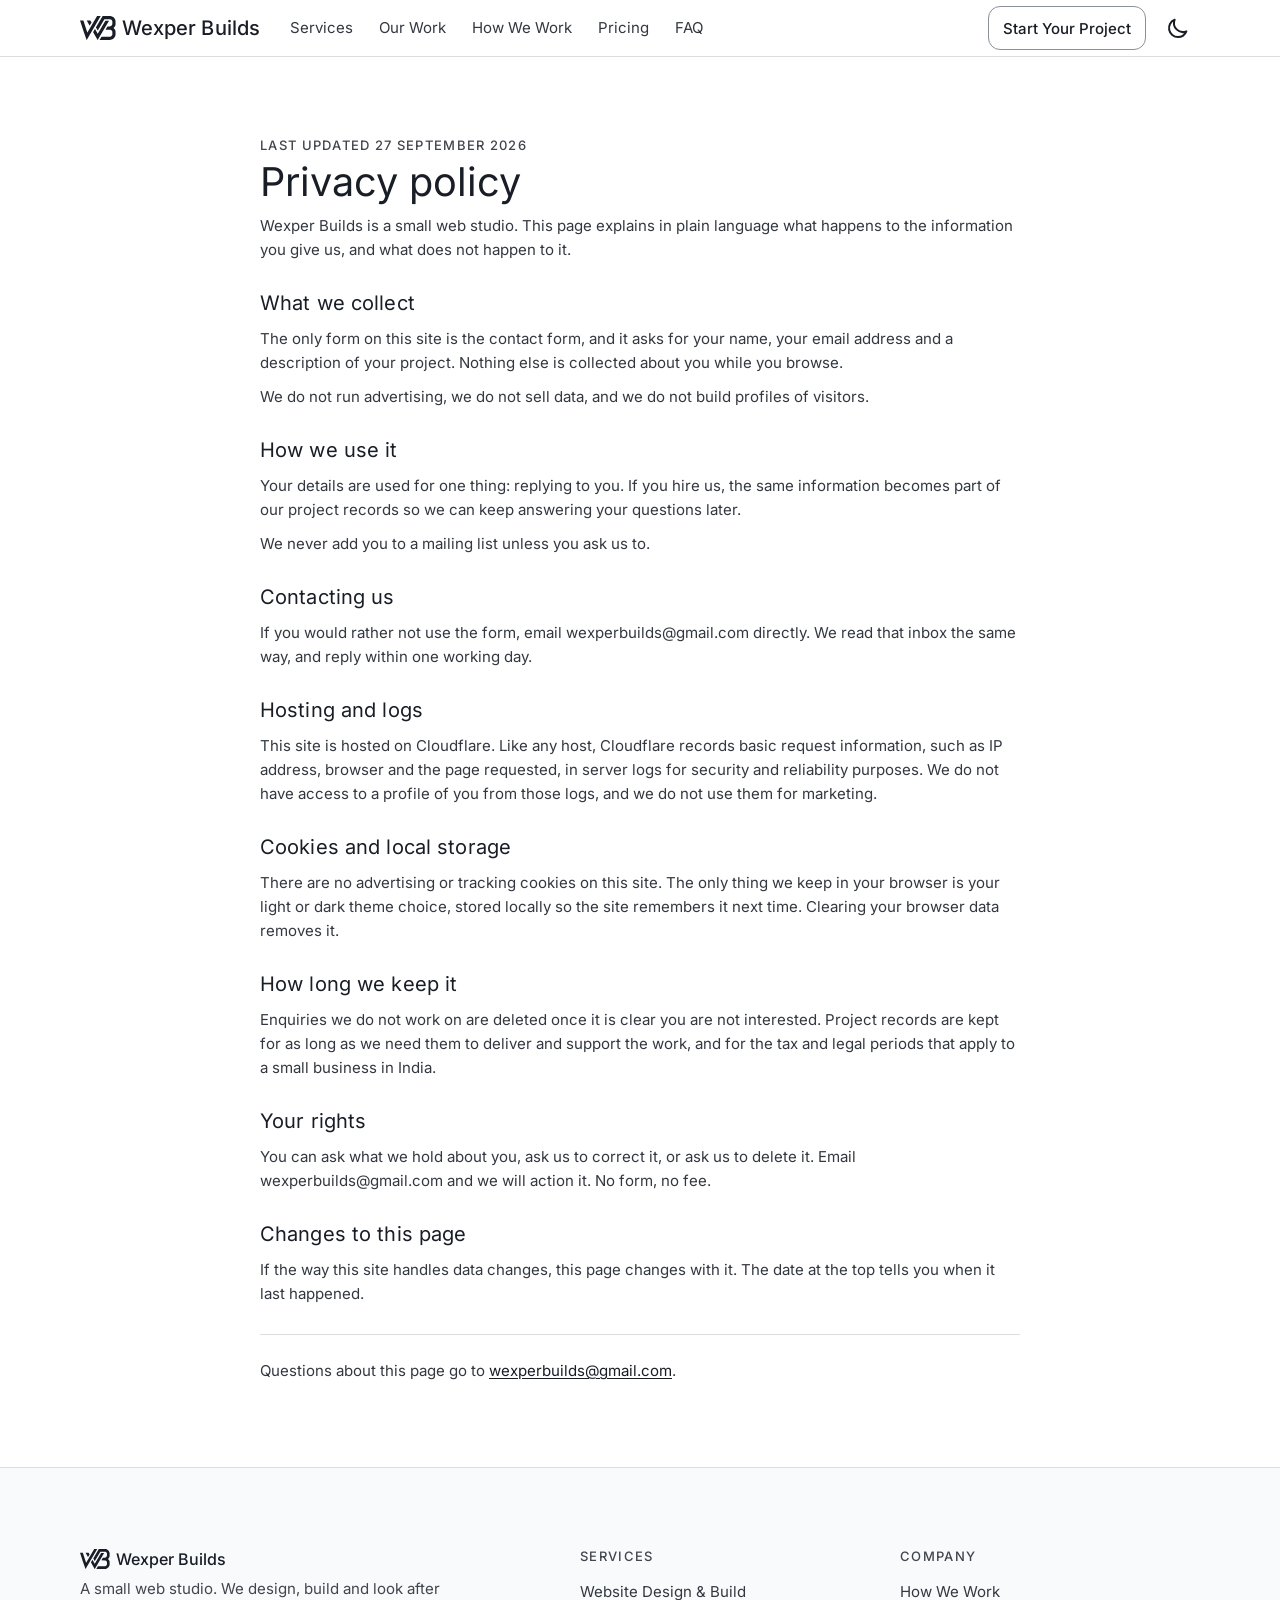
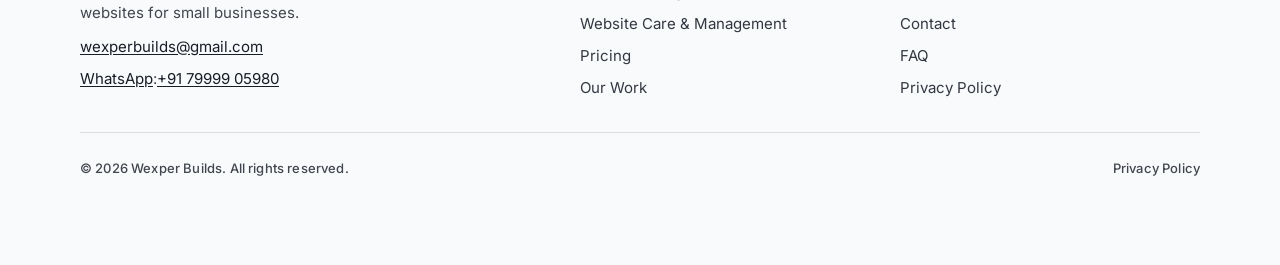
<file: privacy/index.html>
<!DOCTYPE html><html lang="en-IN"><head><meta charset="UTF-8"><!-- viewport-fit=cover lets the page paint edge-to-edge on notched phones
         instead of letterboxing inside the safe area, which makes
         env(safe-area-inset-*) non-zero. Everything that touches a screen edge
         (header, menu panel, container-page, footer, hero height) then carries
         the matching inset; on desktop and in portrait every inset is 0 and the
         max()/calc() below collapse back to the ordinary values. --><meta name="viewport" content="width=device-width, initial-scale=1.0, viewport-fit=cover"><!-- One icon, one artwork: the white monogram on an ink tile. There is no
         colour scheme to carry here — the tile is brand ink and the mark brand
         cream in light mode and in dark, so an internal @media query would
         only ever pick the same artwork twice, and two <link media="...">
         tags would split one icon across two files which then have to be kept
         in step (media on rel=icon is not honoured consistently across
         browsers, so one of them could win at random). Nothing has to agree
         with a page background either: the ground travels inside the icon, so
         a light tab shows cream-on-ink and a dark tab shows the same tile
         sitting on ink. The PNG is the fallback for a browser with no SVG
         favicon — the same artwork, so the two cannot disagree. --><link rel="icon" type="image/svg+xml" href="/favicon.svg"><link rel="icon" type="image/png" href="/favicon.png" sizes="32x32"><link rel="apple-touch-icon" sizes="180x180" href="/apple-touch-icon.png"><meta name="generator" content="Astro v7.3.5"><!-- Declared before the theme script below so the script can find it. --><meta name="theme-color" content="#ffffff" id="theme-color-meta"><link rel="preload" href="/_astro/inter-latin-400-normal.C38fXH4l.woff2" as="font" type="font/woff2" crossorigin><link rel="preload" href="/_astro/inter-latin-500-normal.Cerq10X2.woff2" as="font" type="font/woff2" crossorigin><link rel="preconnect" href="https://api.web3forms.com"><script>
      (function () {
        var root = document.documentElement;
        root.classList.add('js');
        var stored = null;
        try { stored = localStorage.getItem('wb-theme'); } catch (e) {}
        var theme = stored === 'dark' || stored === 'light'
          ? stored
          : (window.matchMedia('(prefers-color-scheme: dark)').matches ? 'dark' : 'light');
        root.setAttribute('data-theme', theme);
        var meta = document.getElementById('theme-color-meta');
        if (meta) meta.setAttribute('content', theme === 'dark' ? '#0f1116' : '#ffffff');
        // Fail-safe: the reveal styles are armed here but released by the
        // module script below. If that script never runs, nothing must stay
        // hidden — release every reveal after 2.5s.
        // The guard is the `data-reveal-armed` flag the module script sets once
        // it has attached its observer, not "is anything visible yet". The
        // hero is a full viewport tall, so the first `.reveal` (#stakes) starts
        // exactly at the fold by design and cannot intersect before the visitor
        // scrolls: an `is-visible` guard was therefore always true at 2.5s and
        // released every section at once, which silently disabled the whole
        // stagger for anyone who did not scroll inside the first 2.5 seconds.
        setTimeout(function () {
          if (document.documentElement.hasAttribute('data-reveal-armed')) return;
          var targets = document.querySelectorAll('.reveal');
          for (var i = 0; i < targets.length; i++) targets[i].classList.add('is-visible');
        }, 2500);
      })();
    </script><title>Privacy Policy: Wexper Builds</title><meta name="description" content="What the contact form collects, how it is used, how long it is kept, and how to ask for a copy or a deletion. No tracking cookies, no ads, no mailing list."><link rel="canonical" href="https://wexper.in/privacy/"><!-- Open Graph / Facebook. URL and structured data are omitted on noindex
         pages — /404 and /500 are not routable URLs, so pointing social cards
         or an Organization graph at them would advertise a page that 404s. --><meta property="og:type" content="website"><meta property="og:site_name" content="Wexper Builds"><meta property="og:locale" content="en_IN"><meta property="og:url" content="https://wexper.in/privacy/"><meta property="og:title" content="Privacy Policy: Wexper Builds"><meta property="og:description" content="What the contact form collects, how it is used, how long it is kept, and how to ask for a copy or a deletion. No tracking cookies, no ads, no mailing list."><meta property="og:image" content="https://wexper.in/og.png"><meta property="og:image:type" content="image/png"><meta property="og:image:width" content="1200"><meta property="og:image:height" content="630"><meta property="og:image:alt" content="Wexper Builds: custom websites for small businesses"><!-- Twitter --><meta name="twitter:card" content="summary_large_image"><meta name="twitter:url" content="https://wexper.in/privacy/"><meta name="twitter:title" content="Privacy Policy: Wexper Builds"><meta name="twitter:description" content="What the contact form collects, how it is used, how long it is kept, and how to ask for a copy or a deletion. No tracking cookies, no ads, no mailing list."><meta name="twitter:image" content="https://wexper.in/og.png"><meta name="twitter:image:alt" content="Wexper Builds: custom websites for small businesses"><script type="application/ld+json">{"@context":"https://schema.org","@graph":[{"@type":"Organization","@id":"https://wexper.in/#organization","name":"Wexper Builds","url":"https://wexper.in/","email":"wexperbuilds@gmail.com","logo":"https://wexper.in/logo.png","contactPoint":{"@type":"ContactPoint","contactType":"customer support","email":"wexperbuilds@gmail.com","telephone":"+917999905980","availableLanguage":["en"],"areaServed":"IN"}},{"@type":"WebSite","@id":"https://wexper.in/#website","name":"Wexper Builds","url":"https://wexper.in/","inLanguage":"en-IN","publisher":{"@id":"https://wexper.in/#organization"}},{"@type":"Product","@id":"https://wexper.in/#starter-package","name":"Website Design & Build (Starter Package)","description":"A one-off site you own outright. We design it, build it, register the domain, set up the hosting and hand over every file.","image":"https://wexper.in/og.png","brand":{"@id":"https://wexper.in/#organization"},"offers":{"@type":"Offer","price":"7999","priceCurrency":"INR","url":"https://wexper.in/#pricing"}},{"@type":"Product","@id":"https://wexper.in/#managed-package","name":"Website Care & Management (Managed Package)","description":"The build plus everything after it. We keep the site updated, handle the renewals and answer first when something needs attention.","image":"https://wexper.in/og.png","brand":{"@id":"https://wexper.in/#organization"},"offers":{"@type":"Offer","price":"14999","priceCurrency":"INR","url":"https://wexper.in/#pricing"}},{"@type":"Service","@id":"https://wexper.in/#starter-service","name":"Website Design & Build (Starter Package)","serviceType":"Website Design & Build","description":"A one-off site you own outright. We design it, build it, register the domain, set up the hosting and hand over every file.","provider":{"@id":"https://wexper.in/#organization"},"areaServed":{"@type":"Country","name":"India"},"offers":{"@type":"Offer","price":"7999","priceCurrency":"INR","url":"https://wexper.in/#pricing"}},{"@type":"Service","@id":"https://wexper.in/#managed-service","name":"Website Care & Management (Managed Package)","serviceType":"Website Care & Management","description":"The build plus everything after it. We keep the site updated, handle the renewals and answer first when something needs attention.","provider":{"@id":"https://wexper.in/#organization"},"areaServed":{"@type":"Country","name":"India"},"offers":{"@type":"Offer","price":"14999","priceCurrency":"INR","url":"https://wexper.in/#pricing"}}]}</script><link rel="stylesheet" href="/_astro/Layout.O0_yUp8v.css"></head><body class="antialiased bg-canvas text-body"><a href="#main" class="sr-only focus:not-sr-only focus:absolute focus:top-[calc(var(--spacing-sm)+env(safe-area-inset-top))] focus:left-sm focus:z-[60] focus:bg-canvas focus:text-ink focus:px-md focus:py-sm focus:rounded-sm focus:shadow-sm">Skip to content</a><header class="bg-canvas text-ink text-body-md border-b border-hairline sticky top-0 z-50 pt-[env(safe-area-inset-top)]"><div class="container-page h-[56px] flex items-center justify-between"><div class="flex items-center gap-lg"><!-- The monogram is drawn at the brand sheet's lockup proportions: mark
           height 1.66× the name's cap height, a gap of 0.47× the cap height,
           so it scales with the title it sits beside. currentColor keeps it on
           the same token as the text in both themes. --><a href="/" class="inline-flex items-center gap-xs min-h-[44px] rounded-sm transition-opacity hover:opacity-80" translate="no"><svg class="h-5 w-auto shrink-0 min-[400px]:h-6" viewBox="0 0 292 197" aria-hidden="true" focusable="false"><path fill="currentColor" fill-rule="evenodd" d="M141.5 0L169 0L169.9 0.8L58.8 190.5L55.1 196.5L54.3 196.8L54.2 196.8L26.3 117.3L0.2 37.5L1 37L26.3 37.1L27.8 37.8L59.3 132.8L60.8 135.3L134.3 10.1L140.3 0.4ZM186.5 0L250.3 0L257 1.2L266.8 5.2L273 9.2L277.7 13.3L284.8 22L289.8 32.1L291.9 40.8L291.7 71.8L289.8 78.6L285.8 86.5L280.8 92.8L274.9 98.5L280.8 104.2L284.8 109.3L288.8 115.7L290.8 120.5L292 126.5L291.8 156.8L287.8 168.5L280.8 179.1L271 187.9L264.4 191.8L259.5 193.8L259.3 193.9L253 195.8L245.3 196.9L160.5 196.5L175.3 171.9L176.8 170.3L241.5 170.3L248.3 169.8L253.6 167.8L260 162.8L263.8 157.5L265.8 151.3L265.6 129.5L264.1 125.3L261.8 121.3L256.5 116.3L250.9 113.3L246.8 112.2L211.5 112L210.5 111.5L225.5 85.9L245 85.4L249 84.8L253.5 82.8L257.5 79.7L260.8 76.3L263.8 71.7L265.8 64.8L265.6 44L264.7 40.5L261.8 35.3L258 31.3L253.3 28.3L245.5 26.2L200.3 26.3L145.8 119.4L144.3 117.8L130.9 94.8L131.1 92.5L182.3 5.2L185.3 0.4ZM56.7 37.3L84.5 37.4L93.9 52.3L94.3 53.5L93.8 54.8L79.5 78.1L79.3 78.2L78.1 77.8L56.4 38.8ZM208.2 39.3L237.3 39L237.8 40L226.3 58.6L149.8 189.8L145.8 196.3L144.7 196.5L144.5 196.4L108.3 133.7L108.1 131.5L122.3 107.2L123.5 106.6L144.3 144.5L145.8 145.3Z"></path></svg><span class="font-medium text-title-sm whitespace-nowrap min-[400px]:text-title-lg">Wexper Builds</span></a><nav class="hidden lg:flex items-center gap-xs" aria-label="Primary"><a href="/#services" class="px-sm inline-flex items-center min-h-[44px] text-body hover:text-ink transition-colors">Services</a><a href="/#work" class="px-sm inline-flex items-center min-h-[44px] text-body hover:text-ink transition-colors">Our Work</a><a href="/process/" class="px-sm inline-flex items-center min-h-[44px] text-body hover:text-ink transition-colors">How We Work</a><a href="/#pricing" class="px-sm inline-flex items-center min-h-[44px] text-body hover:text-ink transition-colors">Pricing</a><a href="/#faq" class="px-sm inline-flex items-center min-h-[44px] text-body hover:text-ink transition-colors">FAQ</a></nav></div><div class="flex items-center gap-sm"><a href="/#contact" class="hidden lg:inline-flex btn-secondary btn-compact">Start Your Project</a><button id="theme-toggle" type="button" class="p-2 min-h-[44px] min-w-[44px] inline-flex items-center justify-center text-ink rounded-full transition-colors hover:bg-surface-soft" aria-label="Toggle colour theme" aria-pressed="false" title="Toggle colour theme"><svg class="w-6 h-6 dark:hidden" aria-hidden="true" fill="none" viewBox="0 0 24 24" stroke="currentColor"><path stroke-linecap="round" stroke-linejoin="round" stroke-width="2" d="M20.354 15.354A9 9 0 018.646 3.646 9.003 9.003 0 0012 21a9.003 9.003 0 008.354-5.646z"></path></svg><svg class="w-6 h-6 hidden dark:block" aria-hidden="true" fill="none" viewBox="0 0 24 24" stroke="currentColor"><path stroke-linecap="round" stroke-linejoin="round" stroke-width="2" d="M12 3v1m0 16v1m9-9h-1M4 12H3m15.364 6.364l-.707.707M6.343 6.343l-.707.707m12.728 0l-.707.707M6.343 17.657l-.707.707M16 12a4 4 0 11-8 0 4 4 0 018 0z"></path></svg></button><!-- Native disclosure: the menu opens and closes without JavaScript. The
           panel is fixed below the 56px bar so the bar never grows around it
           and the dropdown spans the full viewport width on phones.
           Its top and max-height carry the same inset as the bar above, so the
           panel still starts at the bar's real bottom edge when the status bar
           sits over the page; the bottom inset keeps the last item clear of the
           home indicator. Left and right come from container-page below. --><details id="mobile-nav" class="lg:hidden group relative"><summary class="p-2 min-h-[44px] min-w-[44px] inline-flex items-center justify-center text-ink rounded-full cursor-pointer list-none hover:bg-surface-soft transition-colors [&amp;::-webkit-details-marker]:hidden"><span class="sr-only">Menu</span><svg class="w-6 h-6 group-open:hidden" aria-hidden="true" fill="none" viewBox="0 0 24 24" stroke="currentColor"><path stroke-linecap="round" stroke-linejoin="round" stroke-width="2" d="M4 6h16M4 12h16M4 18h16"></path></svg><svg class="w-6 h-6 hidden group-open:block" aria-hidden="true" fill="none" viewBox="0 0 24 24" stroke="currentColor"><path stroke-linecap="round" stroke-linejoin="round" stroke-width="2" d="M6 18L18 6M6 6l12 12"></path></svg></summary><div class="fixed left-0 right-0 top-[calc(56px+env(safe-area-inset-top))] max-h-[calc(100svh-56px-env(safe-area-inset-top))] pb-[env(safe-area-inset-bottom)] overflow-y-auto overscroll-contain border-b border-hairline bg-canvas shadow-[0_12px_24px_-16px_rgba(0,0,0,0.35)]"><nav class="container-page flex flex-col py-md gap-xs" aria-label="Mobile"><a href="/#services" class="text-label-md py-sm px-sm -mx-sm min-h-[44px] flex items-center rounded-sm hover:bg-surface-soft transition-colors">Services</a><a href="/#work" class="text-label-md py-sm px-sm -mx-sm min-h-[44px] flex items-center rounded-sm hover:bg-surface-soft transition-colors">Our Work</a><a href="/process/" class="text-label-md py-sm px-sm -mx-sm min-h-[44px] flex items-center rounded-sm hover:bg-surface-soft transition-colors">How We Work</a><a href="/#pricing" class="text-label-md py-sm px-sm -mx-sm min-h-[44px] flex items-center rounded-sm hover:bg-surface-soft transition-colors">Pricing</a><a href="/#faq" class="text-label-md py-sm px-sm -mx-sm min-h-[44px] flex items-center rounded-sm hover:bg-surface-soft transition-colors">FAQ</a><a href="/#contact" class="btn-secondary btn-compact self-start mt-xs">Start Your Project</a></nav></div></details></div></div></header><script type="module">globalThis.process??={},globalThis.process.env??={};var e=document.getElementById(`mobile-nav`),t=document.getElementById(`theme-toggle`),n=e=>{let t=document.documentElement;if(e!==t.classList.contains(`nav-open`)){if(e){let e=window.innerWidth-t.clientWidth;e>0&&t.style.setProperty(`padding-right`,`${e}px`),t.classList.add(`nav-open`)}else t.classList.remove(`nav-open`),t.style.removeProperty(`padding-right`)}};e?.addEventListener(`toggle`,e=>n(e.currentTarget.open)),matchMedia(`(min-width: 1024px)`).addEventListener(`change`,t=>{t.matches&&e?.removeAttribute(`open`)}),e?.querySelectorAll(`a`).forEach(t=>{t.addEventListener(`click`,()=>e?.removeAttribute(`open`))}),document.addEventListener(`keydown`,t=>{t.key===`Escape`&&e?.open&&(e.removeAttribute(`open`),e.querySelector(`summary`)?.focus())}),document.addEventListener(`click`,t=>{e?.open&&t.target instanceof Node&&!e.contains(t.target)&&e.removeAttribute(`open`)});var r=()=>{let e=document.documentElement,n=getComputedStyle(e).getPropertyValue(`--wb-canvas`).trim();document.getElementById(`theme-color-meta`)?.setAttribute(`content`,n||`#ffffff`),t?.setAttribute(`aria-pressed`,String(e.getAttribute(`data-theme`)===`dark`))};r(),t?.addEventListener(`click`,()=>{let e=document.documentElement,t=e.getAttribute(`data-theme`)===`dark`?`light`:`dark`;e.setAttribute(`data-theme`,t);try{localStorage.setItem(`wb-theme`,t)}catch{}r()});var i=document.querySelectorAll(`nav[aria-label="Primary"] a, nav[aria-label="Mobile"] a`),a=()=>{let e=window.location.hash,t=window.location.pathname;i.forEach(n=>{let r=n.getAttribute(`href`)??``;e.length>1&&r.endsWith(e)?n.setAttribute(`aria-current`,`location`):r===t?n.setAttribute(`aria-current`,`page`):n.removeAttribute(`aria-current`)})};window.addEventListener(`hashchange`,a),a();</script><main id="main" tabindex="-1"><section class="container-page py-section"><div class="max-w-[760px] mx-auto"><div class="mb-xl"><p class="eyebrow text-muted mb-xs">Last updated 27 September 2026</p><h1 class="text-display-lg text-ink mb-sm">Privacy policy</h1><p class="text-body-md text-body">Wexper Builds is a small web studio. This page explains in plain language what happens to the information you give us, and what does not happen to it.</p></div><div class="space-y-xl"><section id="what-we-collect"><h2 class="text-title-lg text-ink mb-sm">What we collect</h2><p class="text-body-md text-body mb-sm last:mb-0">The only form on this site is the contact form, and it asks for your name, your email address and a description of your project. Nothing else is collected about you while you browse.</p><p class="text-body-md text-body mb-sm last:mb-0">We do not run advertising, we do not sell data, and we do not build profiles of visitors.</p></section><section id="how-we-use-it"><h2 class="text-title-lg text-ink mb-sm">How we use it</h2><p class="text-body-md text-body mb-sm last:mb-0">Your details are used for one thing: replying to you. If you hire us, the same information becomes part of our project records so we can keep answering your questions later.</p><p class="text-body-md text-body mb-sm last:mb-0">We never add you to a mailing list unless you ask us to.</p></section><section id="form-delivery"><h2 class="text-title-lg text-ink mb-sm">Contacting us</h2><p class="text-body-md text-body mb-sm last:mb-0">If you would rather not use the form, email wexperbuilds@gmail.com directly. We read that inbox the same way, and reply within one working day.</p></section><section id="hosting-and-logs"><h2 class="text-title-lg text-ink mb-sm">Hosting and logs</h2><p class="text-body-md text-body mb-sm last:mb-0">This site is hosted on Cloudflare. Like any host, Cloudflare records basic request information, such as IP address, browser and the page requested, in server logs for security and reliability purposes. We do not have access to a profile of you from those logs, and we do not use them for marketing.</p></section><section id="cookies-and-storage"><h2 class="text-title-lg text-ink mb-sm">Cookies and local storage</h2><p class="text-body-md text-body mb-sm last:mb-0">There are no advertising or tracking cookies on this site. The only thing we keep in your browser is your light or dark theme choice, stored locally so the site remembers it next time. Clearing your browser data removes it.</p></section><section id="retention"><h2 class="text-title-lg text-ink mb-sm">How long we keep it</h2><p class="text-body-md text-body mb-sm last:mb-0">Enquiries we do not work on are deleted once it is clear you are not interested. Project records are kept for as long as we need them to deliver and support the work, and for the tax and legal periods that apply to a small business in India.</p></section><section id="your-rights"><h2 class="text-title-lg text-ink mb-sm">Your rights</h2><p class="text-body-md text-body mb-sm last:mb-0">You can ask what we hold about you, ask us to correct it, or ask us to delete it. Email wexperbuilds@gmail.com and we will action it. No form, no fee.</p></section><section id="changes"><h2 class="text-title-lg text-ink mb-sm">Changes to this page</h2><p class="text-body-md text-body mb-sm last:mb-0">If the way this site handles data changes, this page changes with it. The date at the top tells you when it last happened.</p></section></div><div class="mt-xl pt-lg border-t border-hairline"><p class="text-body-md text-body">Questions about this page go to <a href="mailto:wexperbuilds@gmail.com" class="link-inline">wexperbuilds@gmail.com</a>.</p></div></div></section></main><footer class="bg-surface-soft text-body border-t border-hairline pb-[env(safe-area-inset-bottom)]"><div class="container-page py-section"><div class="grid grid-cols-1 md:grid-cols-2 lg:grid-cols-[1.6fr_1fr_1fr] gap-lg"><div class="max-w-[360px]"><p class="flex items-center gap-xs text-title-sm text-ink mb-xs" translate="no"><svg class="h-5 w-auto shrink-0" viewBox="0 0 292 197" aria-hidden="true" focusable="false"><path fill="currentColor" fill-rule="evenodd" d="M141.5 0L169 0L169.9 0.8L58.8 190.5L55.1 196.5L54.3 196.8L54.2 196.8L26.3 117.3L0.2 37.5L1 37L26.3 37.1L27.8 37.8L59.3 132.8L60.8 135.3L134.3 10.1L140.3 0.4ZM186.5 0L250.3 0L257 1.2L266.8 5.2L273 9.2L277.7 13.3L284.8 22L289.8 32.1L291.9 40.8L291.7 71.8L289.8 78.6L285.8 86.5L280.8 92.8L274.9 98.5L280.8 104.2L284.8 109.3L288.8 115.7L290.8 120.5L292 126.5L291.8 156.8L287.8 168.5L280.8 179.1L271 187.9L264.4 191.8L259.5 193.8L259.3 193.9L253 195.8L245.3 196.9L160.5 196.5L175.3 171.9L176.8 170.3L241.5 170.3L248.3 169.8L253.6 167.8L260 162.8L263.8 157.5L265.8 151.3L265.6 129.5L264.1 125.3L261.8 121.3L256.5 116.3L250.9 113.3L246.8 112.2L211.5 112L210.5 111.5L225.5 85.9L245 85.4L249 84.8L253.5 82.8L257.5 79.7L260.8 76.3L263.8 71.7L265.8 64.8L265.6 44L264.7 40.5L261.8 35.3L258 31.3L253.3 28.3L245.5 26.2L200.3 26.3L145.8 119.4L144.3 117.8L130.9 94.8L131.1 92.5L182.3 5.2L185.3 0.4ZM56.7 37.3L84.5 37.4L93.9 52.3L94.3 53.5L93.8 54.8L79.5 78.1L79.3 78.2L78.1 77.8L56.4 38.8ZM208.2 39.3L237.3 39L237.8 40L226.3 58.6L149.8 189.8L145.8 196.3L144.7 196.5L144.5 196.4L108.3 133.7L108.1 131.5L122.3 107.2L123.5 106.6L144.3 144.5L145.8 145.3Z"></path></svg><span>Wexper Builds</span></p><p class="text-body-md text-muted">A small web studio. We design, build and look after websites for small businesses.</p><div class="mt-xs -ml-sm flex flex-col items-start"><a href="mailto:wexperbuilds@gmail.com" class="text-body-md text-link underline underline-offset-2 inline-flex items-center min-h-[44px] md:min-h-[32px] px-sm hover:text-link-active transition-colors">wexperbuilds@gmail.com</a><p class="text-body-md inline-flex flex-wrap items-center min-h-[44px] md:min-h-[32px] pl-sm pr-xs"><a href="https://wa.me/917999905980?text=Hi%20Wexper%20Builds%2C%20I%E2%80%99d%20like%20a%20quote%20for%20a%20website." target="_blank" rel="noopener noreferrer" class="text-link underline underline-offset-2 hover:text-link-active transition-colors">WhatsApp<span class="sr-only"> (opens in a new tab)</span></a><span class="text-muted">: </span><a href="tel:+917999905980" class="text-link underline underline-offset-2 hover:text-link-active transition-colors">+91 79999 05980</a></p></div></div><div><p class="eyebrow text-muted mb-sm">Services</p><ul class="text-body-md"><li><a href="/#services" class="inline-flex items-center min-h-[44px] md:min-h-[32px] -ml-sm px-sm hover:text-ink transition-colors">Website Design &amp; Build</a></li><li><a href="/#pricing" class="inline-flex items-center min-h-[44px] md:min-h-[32px] -ml-sm px-sm hover:text-ink transition-colors">Website Care &amp; Management</a></li><li><a href="/#pricing" class="inline-flex items-center min-h-[44px] md:min-h-[32px] -ml-sm px-sm hover:text-ink transition-colors">Pricing</a></li><li><a href="/#work" class="inline-flex items-center min-h-[44px] md:min-h-[32px] -ml-sm px-sm hover:text-ink transition-colors">Our Work</a></li></ul></div><div><p class="eyebrow text-muted mb-sm">Company</p><ul class="text-body-md"><li><a href="/process/" class="inline-flex items-center min-h-[44px] md:min-h-[32px] -ml-sm px-sm hover:text-ink transition-colors">How We Work</a></li><li><a href="/#contact" class="inline-flex items-center min-h-[44px] md:min-h-[32px] -ml-sm px-sm hover:text-ink transition-colors">Contact</a></li><li><a href="/#faq" class="inline-flex items-center min-h-[44px] md:min-h-[32px] -ml-sm px-sm hover:text-ink transition-colors">FAQ</a></li><li><a href="/privacy/" class="inline-flex items-center min-h-[44px] md:min-h-[32px] -ml-sm px-sm hover:text-ink transition-colors">Privacy Policy</a></li></ul></div></div><div class="mt-xl pt-lg border-t border-hairline text-center md:text-left flex flex-col md:flex-row justify-between items-center gap-sm"><p class="text-caption text-muted">&copy; 2026 Wexper Builds. All rights reserved.</p><a href="/privacy/" class="text-caption text-muted py-xs px-sm -mx-sm inline-flex items-center min-h-[44px] md:min-h-[32px] hover:text-ink transition-colors">Privacy Policy</a></div></div></footer></body></html><script type="module">globalThis.process??={},globalThis.process.env??={};var e=document.querySelectorAll(`.reveal`);if(e.length){if(document.querySelectorAll(`.reveal-item`).forEach(e=>{let t=e.parentElement?.children;t&&e.style.setProperty(`--reveal-n`,String(Array.prototype.indexOf.call(t,e)+1))}),!(`IntersectionObserver`in window))e.forEach(e=>e.classList.add(`is-visible`));else{let t=new IntersectionObserver(e=>{e.forEach(e=>{e.isIntersecting&&(e.target.classList.add(`is-visible`),t.unobserve(e.target))})},{threshold:0,rootMargin:`0px 0px -8% 0px`});e.forEach(e=>t.observe(e))}document.documentElement.setAttribute(`data-reveal-armed`,``)}</script>
</file>
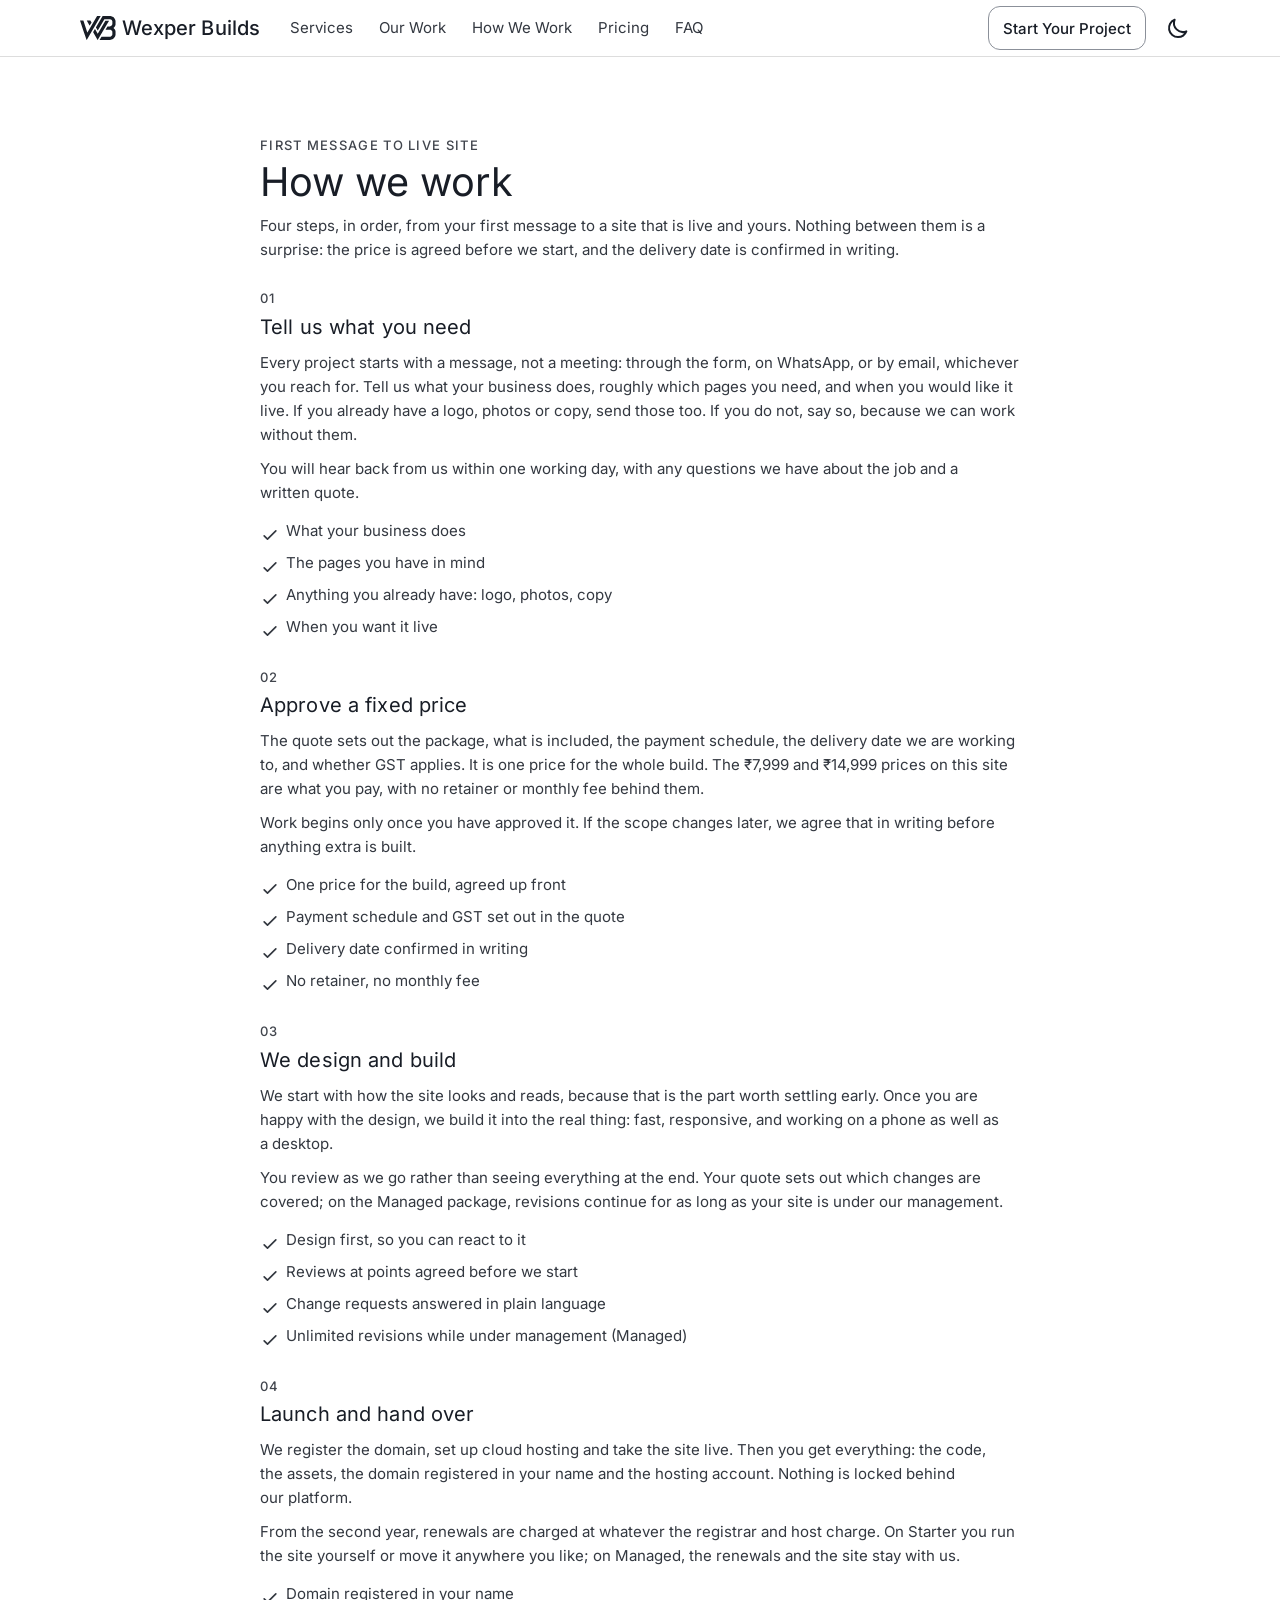
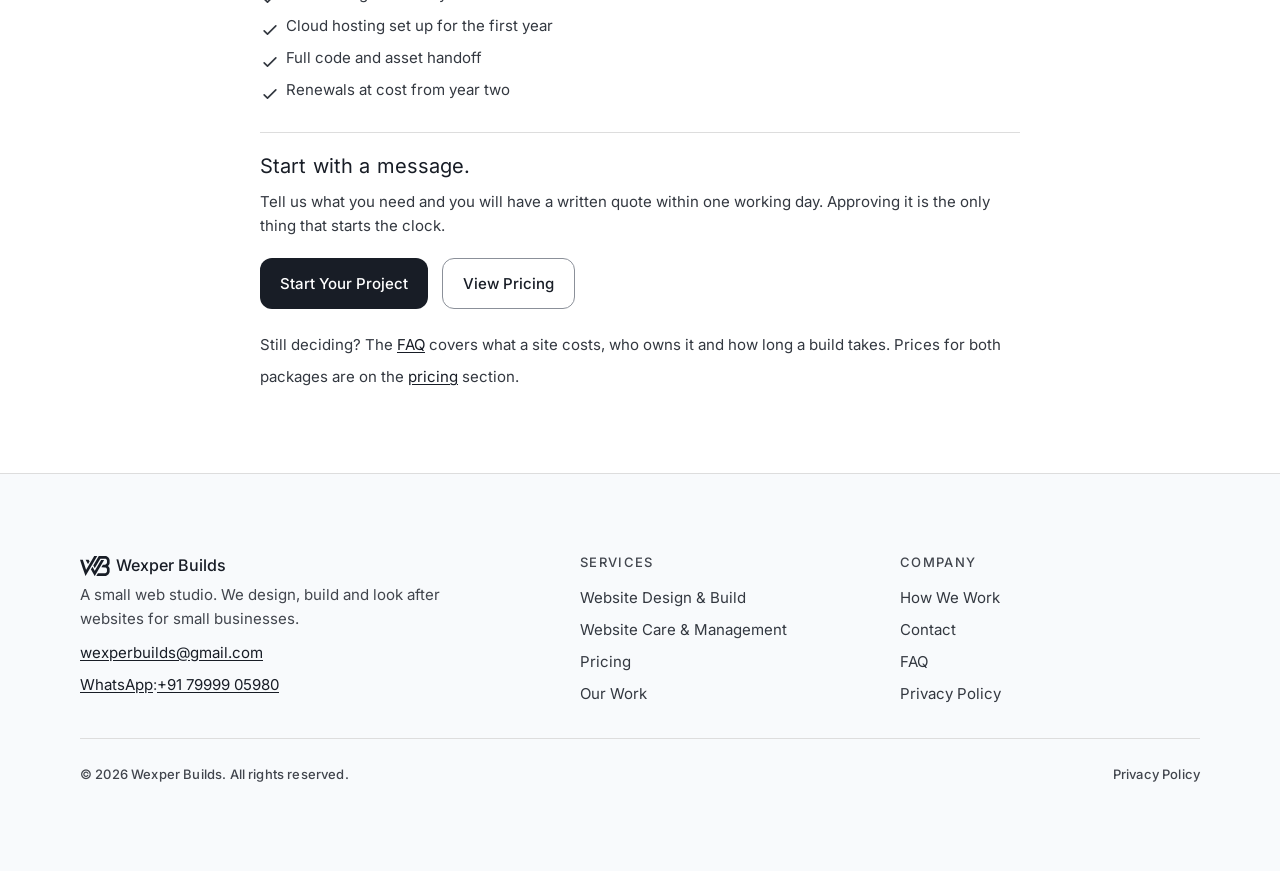
<file: process/index.html>
<!DOCTYPE html><html lang="en-IN"><head><meta charset="UTF-8"><!-- viewport-fit=cover lets the page paint edge-to-edge on notched phones
         instead of letterboxing inside the safe area, which makes
         env(safe-area-inset-*) non-zero. Everything that touches a screen edge
         (header, menu panel, container-page, footer, hero height) then carries
         the matching inset; on desktop and in portrait every inset is 0 and the
         max()/calc() below collapse back to the ordinary values. --><meta name="viewport" content="width=device-width, initial-scale=1.0, viewport-fit=cover"><!-- One icon, one artwork: the white monogram on an ink tile. There is no
         colour scheme to carry here — the tile is brand ink and the mark brand
         cream in light mode and in dark, so an internal @media query would
         only ever pick the same artwork twice, and two <link media="...">
         tags would split one icon across two files which then have to be kept
         in step (media on rel=icon is not honoured consistently across
         browsers, so one of them could win at random). Nothing has to agree
         with a page background either: the ground travels inside the icon, so
         a light tab shows cream-on-ink and a dark tab shows the same tile
         sitting on ink. The PNG is the fallback for a browser with no SVG
         favicon — the same artwork, so the two cannot disagree. --><link rel="icon" type="image/svg+xml" href="/favicon.svg"><link rel="icon" type="image/png" href="/favicon.png" sizes="32x32"><link rel="apple-touch-icon" sizes="180x180" href="/apple-touch-icon.png"><meta name="generator" content="Astro v7.3.5"><!-- Declared before the theme script below so the script can find it. --><meta name="theme-color" content="#ffffff" id="theme-color-meta"><link rel="preload" href="/_astro/inter-latin-400-normal.C38fXH4l.woff2" as="font" type="font/woff2" crossorigin><link rel="preload" href="/_astro/inter-latin-500-normal.Cerq10X2.woff2" as="font" type="font/woff2" crossorigin><link rel="preconnect" href="https://api.web3forms.com"><script>
      (function () {
        var root = document.documentElement;
        root.classList.add('js');
        var stored = null;
        try { stored = localStorage.getItem('wb-theme'); } catch (e) {}
        var theme = stored === 'dark' || stored === 'light'
          ? stored
          : (window.matchMedia('(prefers-color-scheme: dark)').matches ? 'dark' : 'light');
        root.setAttribute('data-theme', theme);
        var meta = document.getElementById('theme-color-meta');
        if (meta) meta.setAttribute('content', theme === 'dark' ? '#0f1116' : '#ffffff');
        // Fail-safe: the reveal styles are armed here but released by the
        // module script below. If that script never runs, nothing must stay
        // hidden — release every reveal after 2.5s.
        // The guard is the `data-reveal-armed` flag the module script sets once
        // it has attached its observer, not "is anything visible yet". The
        // hero is a full viewport tall, so the first `.reveal` (#stakes) starts
        // exactly at the fold by design and cannot intersect before the visitor
        // scrolls: an `is-visible` guard was therefore always true at 2.5s and
        // released every section at once, which silently disabled the whole
        // stagger for anyone who did not scroll inside the first 2.5 seconds.
        setTimeout(function () {
          if (document.documentElement.hasAttribute('data-reveal-armed')) return;
          var targets = document.querySelectorAll('.reveal');
          for (var i = 0; i < targets.length; i++) targets[i].classList.add('is-visible');
        }, 2500);
      })();
    </script><title>How We Work: Wexper Builds</title><meta name="description" content="Four steps from your first message to a live website: the brief, a fixed written quote, design and build, then launch with a full handoff. How a Wexper Builds project runs."><link rel="canonical" href="https://wexper.in/process/"><!-- Open Graph / Facebook. URL and structured data are omitted on noindex
         pages — /404 and /500 are not routable URLs, so pointing social cards
         or an Organization graph at them would advertise a page that 404s. --><meta property="og:type" content="website"><meta property="og:site_name" content="Wexper Builds"><meta property="og:locale" content="en_IN"><meta property="og:url" content="https://wexper.in/process/"><meta property="og:title" content="How We Work: Wexper Builds"><meta property="og:description" content="Four steps from your first message to a live website: the brief, a fixed written quote, design and build, then launch with a full handoff. How a Wexper Builds project runs."><meta property="og:image" content="https://wexper.in/og.png"><meta property="og:image:type" content="image/png"><meta property="og:image:width" content="1200"><meta property="og:image:height" content="630"><meta property="og:image:alt" content="Wexper Builds: custom websites for small businesses"><!-- Twitter --><meta name="twitter:card" content="summary_large_image"><meta name="twitter:url" content="https://wexper.in/process/"><meta name="twitter:title" content="How We Work: Wexper Builds"><meta name="twitter:description" content="Four steps from your first message to a live website: the brief, a fixed written quote, design and build, then launch with a full handoff. How a Wexper Builds project runs."><meta name="twitter:image" content="https://wexper.in/og.png"><meta name="twitter:image:alt" content="Wexper Builds: custom websites for small businesses"><script type="application/ld+json">{"@context":"https://schema.org","@graph":[{"@type":"Organization","@id":"https://wexper.in/#organization","name":"Wexper Builds","url":"https://wexper.in/","email":"wexperbuilds@gmail.com","logo":"https://wexper.in/logo.png","contactPoint":{"@type":"ContactPoint","contactType":"customer support","email":"wexperbuilds@gmail.com","telephone":"+917999905980","availableLanguage":["en"],"areaServed":"IN"}},{"@type":"WebSite","@id":"https://wexper.in/#website","name":"Wexper Builds","url":"https://wexper.in/","inLanguage":"en-IN","publisher":{"@id":"https://wexper.in/#organization"}},{"@type":"Product","@id":"https://wexper.in/#starter-package","name":"Website Design & Build (Starter Package)","description":"A one-off site you own outright. We design it, build it, register the domain, set up the hosting and hand over every file.","image":"https://wexper.in/og.png","brand":{"@id":"https://wexper.in/#organization"},"offers":{"@type":"Offer","price":"7999","priceCurrency":"INR","url":"https://wexper.in/#pricing"}},{"@type":"Product","@id":"https://wexper.in/#managed-package","name":"Website Care & Management (Managed Package)","description":"The build plus everything after it. We keep the site updated, handle the renewals and answer first when something needs attention.","image":"https://wexper.in/og.png","brand":{"@id":"https://wexper.in/#organization"},"offers":{"@type":"Offer","price":"14999","priceCurrency":"INR","url":"https://wexper.in/#pricing"}},{"@type":"Service","@id":"https://wexper.in/#starter-service","name":"Website Design & Build (Starter Package)","serviceType":"Website Design & Build","description":"A one-off site you own outright. We design it, build it, register the domain, set up the hosting and hand over every file.","provider":{"@id":"https://wexper.in/#organization"},"areaServed":{"@type":"Country","name":"India"},"offers":{"@type":"Offer","price":"7999","priceCurrency":"INR","url":"https://wexper.in/#pricing"}},{"@type":"Service","@id":"https://wexper.in/#managed-service","name":"Website Care & Management (Managed Package)","serviceType":"Website Care & Management","description":"The build plus everything after it. We keep the site updated, handle the renewals and answer first when something needs attention.","provider":{"@id":"https://wexper.in/#organization"},"areaServed":{"@type":"Country","name":"India"},"offers":{"@type":"Offer","price":"14999","priceCurrency":"INR","url":"https://wexper.in/#pricing"}}]}</script><link rel="stylesheet" href="/_astro/Layout.O0_yUp8v.css"></head><body class="antialiased bg-canvas text-body"><a href="#main" class="sr-only focus:not-sr-only focus:absolute focus:top-[calc(var(--spacing-sm)+env(safe-area-inset-top))] focus:left-sm focus:z-[60] focus:bg-canvas focus:text-ink focus:px-md focus:py-sm focus:rounded-sm focus:shadow-sm">Skip to content</a><header class="bg-canvas text-ink text-body-md border-b border-hairline sticky top-0 z-50 pt-[env(safe-area-inset-top)]"><div class="container-page h-[56px] flex items-center justify-between"><div class="flex items-center gap-lg"><!-- The monogram is drawn at the brand sheet's lockup proportions: mark
           height 1.66× the name's cap height, a gap of 0.47× the cap height,
           so it scales with the title it sits beside. currentColor keeps it on
           the same token as the text in both themes. --><a href="/" class="inline-flex items-center gap-xs min-h-[44px] rounded-sm transition-opacity hover:opacity-80" translate="no"><svg class="h-5 w-auto shrink-0 min-[400px]:h-6" viewBox="0 0 292 197" aria-hidden="true" focusable="false"><path fill="currentColor" fill-rule="evenodd" d="M141.5 0L169 0L169.9 0.8L58.8 190.5L55.1 196.5L54.3 196.8L54.2 196.8L26.3 117.3L0.2 37.5L1 37L26.3 37.1L27.8 37.8L59.3 132.8L60.8 135.3L134.3 10.1L140.3 0.4ZM186.5 0L250.3 0L257 1.2L266.8 5.2L273 9.2L277.7 13.3L284.8 22L289.8 32.1L291.9 40.8L291.7 71.8L289.8 78.6L285.8 86.5L280.8 92.8L274.9 98.5L280.8 104.2L284.8 109.3L288.8 115.7L290.8 120.5L292 126.5L291.8 156.8L287.8 168.5L280.8 179.1L271 187.9L264.4 191.8L259.5 193.8L259.3 193.9L253 195.8L245.3 196.9L160.5 196.5L175.3 171.9L176.8 170.3L241.5 170.3L248.3 169.8L253.6 167.8L260 162.8L263.8 157.5L265.8 151.3L265.6 129.5L264.1 125.3L261.8 121.3L256.5 116.3L250.9 113.3L246.8 112.2L211.5 112L210.5 111.5L225.5 85.9L245 85.4L249 84.8L253.5 82.8L257.5 79.7L260.8 76.3L263.8 71.7L265.8 64.8L265.6 44L264.7 40.5L261.8 35.3L258 31.3L253.3 28.3L245.5 26.2L200.3 26.3L145.8 119.4L144.3 117.8L130.9 94.8L131.1 92.5L182.3 5.2L185.3 0.4ZM56.7 37.3L84.5 37.4L93.9 52.3L94.3 53.5L93.8 54.8L79.5 78.1L79.3 78.2L78.1 77.8L56.4 38.8ZM208.2 39.3L237.3 39L237.8 40L226.3 58.6L149.8 189.8L145.8 196.3L144.7 196.5L144.5 196.4L108.3 133.7L108.1 131.5L122.3 107.2L123.5 106.6L144.3 144.5L145.8 145.3Z"></path></svg><span class="font-medium text-title-sm whitespace-nowrap min-[400px]:text-title-lg">Wexper Builds</span></a><nav class="hidden lg:flex items-center gap-xs" aria-label="Primary"><a href="/#services" class="px-sm inline-flex items-center min-h-[44px] text-body hover:text-ink transition-colors">Services</a><a href="/#work" class="px-sm inline-flex items-center min-h-[44px] text-body hover:text-ink transition-colors">Our Work</a><a href="/process/" class="px-sm inline-flex items-center min-h-[44px] text-body hover:text-ink transition-colors">How We Work</a><a href="/#pricing" class="px-sm inline-flex items-center min-h-[44px] text-body hover:text-ink transition-colors">Pricing</a><a href="/#faq" class="px-sm inline-flex items-center min-h-[44px] text-body hover:text-ink transition-colors">FAQ</a></nav></div><div class="flex items-center gap-sm"><a href="/#contact" class="hidden lg:inline-flex btn-secondary btn-compact">Start Your Project</a><button id="theme-toggle" type="button" class="p-2 min-h-[44px] min-w-[44px] inline-flex items-center justify-center text-ink rounded-full transition-colors hover:bg-surface-soft" aria-label="Toggle colour theme" aria-pressed="false" title="Toggle colour theme"><svg class="w-6 h-6 dark:hidden" aria-hidden="true" fill="none" viewBox="0 0 24 24" stroke="currentColor"><path stroke-linecap="round" stroke-linejoin="round" stroke-width="2" d="M20.354 15.354A9 9 0 018.646 3.646 9.003 9.003 0 0012 21a9.003 9.003 0 008.354-5.646z"></path></svg><svg class="w-6 h-6 hidden dark:block" aria-hidden="true" fill="none" viewBox="0 0 24 24" stroke="currentColor"><path stroke-linecap="round" stroke-linejoin="round" stroke-width="2" d="M12 3v1m0 16v1m9-9h-1M4 12H3m15.364 6.364l-.707.707M6.343 6.343l-.707.707m12.728 0l-.707.707M6.343 17.657l-.707.707M16 12a4 4 0 11-8 0 4 4 0 018 0z"></path></svg></button><!-- Native disclosure: the menu opens and closes without JavaScript. The
           panel is fixed below the 56px bar so the bar never grows around it
           and the dropdown spans the full viewport width on phones.
           Its top and max-height carry the same inset as the bar above, so the
           panel still starts at the bar's real bottom edge when the status bar
           sits over the page; the bottom inset keeps the last item clear of the
           home indicator. Left and right come from container-page below. --><details id="mobile-nav" class="lg:hidden group relative"><summary class="p-2 min-h-[44px] min-w-[44px] inline-flex items-center justify-center text-ink rounded-full cursor-pointer list-none hover:bg-surface-soft transition-colors [&amp;::-webkit-details-marker]:hidden"><span class="sr-only">Menu</span><svg class="w-6 h-6 group-open:hidden" aria-hidden="true" fill="none" viewBox="0 0 24 24" stroke="currentColor"><path stroke-linecap="round" stroke-linejoin="round" stroke-width="2" d="M4 6h16M4 12h16M4 18h16"></path></svg><svg class="w-6 h-6 hidden group-open:block" aria-hidden="true" fill="none" viewBox="0 0 24 24" stroke="currentColor"><path stroke-linecap="round" stroke-linejoin="round" stroke-width="2" d="M6 18L18 6M6 6l12 12"></path></svg></summary><div class="fixed left-0 right-0 top-[calc(56px+env(safe-area-inset-top))] max-h-[calc(100svh-56px-env(safe-area-inset-top))] pb-[env(safe-area-inset-bottom)] overflow-y-auto overscroll-contain border-b border-hairline bg-canvas shadow-[0_12px_24px_-16px_rgba(0,0,0,0.35)]"><nav class="container-page flex flex-col py-md gap-xs" aria-label="Mobile"><a href="/#services" class="text-label-md py-sm px-sm -mx-sm min-h-[44px] flex items-center rounded-sm hover:bg-surface-soft transition-colors">Services</a><a href="/#work" class="text-label-md py-sm px-sm -mx-sm min-h-[44px] flex items-center rounded-sm hover:bg-surface-soft transition-colors">Our Work</a><a href="/process/" class="text-label-md py-sm px-sm -mx-sm min-h-[44px] flex items-center rounded-sm hover:bg-surface-soft transition-colors">How We Work</a><a href="/#pricing" class="text-label-md py-sm px-sm -mx-sm min-h-[44px] flex items-center rounded-sm hover:bg-surface-soft transition-colors">Pricing</a><a href="/#faq" class="text-label-md py-sm px-sm -mx-sm min-h-[44px] flex items-center rounded-sm hover:bg-surface-soft transition-colors">FAQ</a><a href="/#contact" class="btn-secondary btn-compact self-start mt-xs">Start Your Project</a></nav></div></details></div></div></header><script type="module">globalThis.process??={},globalThis.process.env??={};var e=document.getElementById(`mobile-nav`),t=document.getElementById(`theme-toggle`),n=e=>{let t=document.documentElement;if(e!==t.classList.contains(`nav-open`)){if(e){let e=window.innerWidth-t.clientWidth;e>0&&t.style.setProperty(`padding-right`,`${e}px`),t.classList.add(`nav-open`)}else t.classList.remove(`nav-open`),t.style.removeProperty(`padding-right`)}};e?.addEventListener(`toggle`,e=>n(e.currentTarget.open)),matchMedia(`(min-width: 1024px)`).addEventListener(`change`,t=>{t.matches&&e?.removeAttribute(`open`)}),e?.querySelectorAll(`a`).forEach(t=>{t.addEventListener(`click`,()=>e?.removeAttribute(`open`))}),document.addEventListener(`keydown`,t=>{t.key===`Escape`&&e?.open&&(e.removeAttribute(`open`),e.querySelector(`summary`)?.focus())}),document.addEventListener(`click`,t=>{e?.open&&t.target instanceof Node&&!e.contains(t.target)&&e.removeAttribute(`open`)});var r=()=>{let e=document.documentElement,n=getComputedStyle(e).getPropertyValue(`--wb-canvas`).trim();document.getElementById(`theme-color-meta`)?.setAttribute(`content`,n||`#ffffff`),t?.setAttribute(`aria-pressed`,String(e.getAttribute(`data-theme`)===`dark`))};r(),t?.addEventListener(`click`,()=>{let e=document.documentElement,t=e.getAttribute(`data-theme`)===`dark`?`light`:`dark`;e.setAttribute(`data-theme`,t);try{localStorage.setItem(`wb-theme`,t)}catch{}r()});var i=document.querySelectorAll(`nav[aria-label="Primary"] a, nav[aria-label="Mobile"] a`),a=()=>{let e=window.location.hash,t=window.location.pathname;i.forEach(n=>{let r=n.getAttribute(`href`)??``;e.length>1&&r.endsWith(e)?n.setAttribute(`aria-current`,`location`):r===t?n.setAttribute(`aria-current`,`page`):n.removeAttribute(`aria-current`)})};window.addEventListener(`hashchange`,a),a();</script><main id="main" tabindex="-1"><section class="container-page py-section"><div class="max-w-[760px] mx-auto"><div class="mb-xl"><p class="eyebrow text-muted mb-xs">First message to live site</p><h1 class="text-display-lg text-ink mb-sm">How we work</h1><p class="text-body-md text-body">Four steps, in order, from your first message to a site that is live and yours. Nothing between them is a surprise: the price is agreed before we start, and the delivery date is confirmed in writing.</p></div><ol class="space-y-xl"><li id="brief"><p class="eyebrow text-muted mb-xs">01</p><h2 class="text-title-lg text-ink mb-sm">Tell us what you need</h2><p class="text-body-md text-body mb-sm">Every project starts with a message, not a meeting: through the form, on WhatsApp, or by email, whichever you reach for. Tell us what your business does, roughly which pages you need, and when you would like it live. If you already have a logo, photos or copy, send those too. If you do not, say so, because we can work without them.</p><p class="text-body-md text-body mb-sm">You will hear back from us within one working day, with any questions we have about the job and a written quote.</p><ul class="mt-md space-y-xs"><li class="flex items-start gap-xs text-body-md text-body"><svg class="h-5 w-5 mt-xs shrink-0" aria-hidden="true" fill="none" viewBox="0 0 24 24" stroke="currentColor"><path stroke-linecap="round" stroke-linejoin="round" stroke-width="2" d="M5 13l4 4L19 7"></path></svg><span>What your business does</span></li><li class="flex items-start gap-xs text-body-md text-body"><svg class="h-5 w-5 mt-xs shrink-0" aria-hidden="true" fill="none" viewBox="0 0 24 24" stroke="currentColor"><path stroke-linecap="round" stroke-linejoin="round" stroke-width="2" d="M5 13l4 4L19 7"></path></svg><span>The pages you have in mind</span></li><li class="flex items-start gap-xs text-body-md text-body"><svg class="h-5 w-5 mt-xs shrink-0" aria-hidden="true" fill="none" viewBox="0 0 24 24" stroke="currentColor"><path stroke-linecap="round" stroke-linejoin="round" stroke-width="2" d="M5 13l4 4L19 7"></path></svg><span>Anything you already have: logo, photos, copy</span></li><li class="flex items-start gap-xs text-body-md text-body"><svg class="h-5 w-5 mt-xs shrink-0" aria-hidden="true" fill="none" viewBox="0 0 24 24" stroke="currentColor"><path stroke-linecap="round" stroke-linejoin="round" stroke-width="2" d="M5 13l4 4L19 7"></path></svg><span>When you want it live</span></li></ul></li><li id="quote"><p class="eyebrow text-muted mb-xs">02</p><h2 class="text-title-lg text-ink mb-sm">Approve a fixed price</h2><p class="text-body-md text-body mb-sm">The quote sets out the package, what is included, the payment schedule, the delivery date we are working to, and whether GST applies. It is one price for the whole build. The ₹7,999 and ₹14,999 prices on this site are what you pay, with no retainer or monthly fee behind them.</p><p class="text-body-md text-body mb-sm">Work begins only once you have approved it. If the scope changes later, we agree that in writing before anything extra is built.</p><ul class="mt-md space-y-xs"><li class="flex items-start gap-xs text-body-md text-body"><svg class="h-5 w-5 mt-xs shrink-0" aria-hidden="true" fill="none" viewBox="0 0 24 24" stroke="currentColor"><path stroke-linecap="round" stroke-linejoin="round" stroke-width="2" d="M5 13l4 4L19 7"></path></svg><span>One price for the build, agreed up front</span></li><li class="flex items-start gap-xs text-body-md text-body"><svg class="h-5 w-5 mt-xs shrink-0" aria-hidden="true" fill="none" viewBox="0 0 24 24" stroke="currentColor"><path stroke-linecap="round" stroke-linejoin="round" stroke-width="2" d="M5 13l4 4L19 7"></path></svg><span>Payment schedule and GST set out in the quote</span></li><li class="flex items-start gap-xs text-body-md text-body"><svg class="h-5 w-5 mt-xs shrink-0" aria-hidden="true" fill="none" viewBox="0 0 24 24" stroke="currentColor"><path stroke-linecap="round" stroke-linejoin="round" stroke-width="2" d="M5 13l4 4L19 7"></path></svg><span>Delivery date confirmed in writing</span></li><li class="flex items-start gap-xs text-body-md text-body"><svg class="h-5 w-5 mt-xs shrink-0" aria-hidden="true" fill="none" viewBox="0 0 24 24" stroke="currentColor"><path stroke-linecap="round" stroke-linejoin="round" stroke-width="2" d="M5 13l4 4L19 7"></path></svg><span>No retainer, no monthly fee</span></li></ul></li><li id="build"><p class="eyebrow text-muted mb-xs">03</p><h2 class="text-title-lg text-ink mb-sm">We design and build</h2><p class="text-body-md text-body mb-sm">We start with how the site looks and reads, because that is the part worth settling early. Once you are happy with the design, we build it into the real thing: fast, responsive, and working on a phone as well as a desktop.</p><p class="text-body-md text-body mb-sm">You review as we go rather than seeing everything at the end. Your quote sets out which changes are covered; on the Managed package, revisions continue for as long as your site is under our management.</p><ul class="mt-md space-y-xs"><li class="flex items-start gap-xs text-body-md text-body"><svg class="h-5 w-5 mt-xs shrink-0" aria-hidden="true" fill="none" viewBox="0 0 24 24" stroke="currentColor"><path stroke-linecap="round" stroke-linejoin="round" stroke-width="2" d="M5 13l4 4L19 7"></path></svg><span>Design first, so you can react to it</span></li><li class="flex items-start gap-xs text-body-md text-body"><svg class="h-5 w-5 mt-xs shrink-0" aria-hidden="true" fill="none" viewBox="0 0 24 24" stroke="currentColor"><path stroke-linecap="round" stroke-linejoin="round" stroke-width="2" d="M5 13l4 4L19 7"></path></svg><span>Reviews at points agreed before we start</span></li><li class="flex items-start gap-xs text-body-md text-body"><svg class="h-5 w-5 mt-xs shrink-0" aria-hidden="true" fill="none" viewBox="0 0 24 24" stroke="currentColor"><path stroke-linecap="round" stroke-linejoin="round" stroke-width="2" d="M5 13l4 4L19 7"></path></svg><span>Change requests answered in plain language</span></li><li class="flex items-start gap-xs text-body-md text-body"><svg class="h-5 w-5 mt-xs shrink-0" aria-hidden="true" fill="none" viewBox="0 0 24 24" stroke="currentColor"><path stroke-linecap="round" stroke-linejoin="round" stroke-width="2" d="M5 13l4 4L19 7"></path></svg><span>Unlimited revisions while under management (Managed)</span></li></ul></li><li id="launch"><p class="eyebrow text-muted mb-xs">04</p><h2 class="text-title-lg text-ink mb-sm">Launch and hand over</h2><p class="text-body-md text-body mb-sm">We register the domain, set up cloud hosting and take the site live. Then you get everything: the code, the assets, the domain registered in your name and the hosting account. Nothing is locked behind our platform.</p><p class="text-body-md text-body mb-sm">From the second year, renewals are charged at whatever the registrar and host charge. On Starter you run the site yourself or move it anywhere you like; on Managed, the renewals and the site stay with us.</p><ul class="mt-md space-y-xs"><li class="flex items-start gap-xs text-body-md text-body"><svg class="h-5 w-5 mt-xs shrink-0" aria-hidden="true" fill="none" viewBox="0 0 24 24" stroke="currentColor"><path stroke-linecap="round" stroke-linejoin="round" stroke-width="2" d="M5 13l4 4L19 7"></path></svg><span>Domain registered in your name</span></li><li class="flex items-start gap-xs text-body-md text-body"><svg class="h-5 w-5 mt-xs shrink-0" aria-hidden="true" fill="none" viewBox="0 0 24 24" stroke="currentColor"><path stroke-linecap="round" stroke-linejoin="round" stroke-width="2" d="M5 13l4 4L19 7"></path></svg><span>Cloud hosting set up for the first year</span></li><li class="flex items-start gap-xs text-body-md text-body"><svg class="h-5 w-5 mt-xs shrink-0" aria-hidden="true" fill="none" viewBox="0 0 24 24" stroke="currentColor"><path stroke-linecap="round" stroke-linejoin="round" stroke-width="2" d="M5 13l4 4L19 7"></path></svg><span>Full code and asset handoff</span></li><li class="flex items-start gap-xs text-body-md text-body"><svg class="h-5 w-5 mt-xs shrink-0" aria-hidden="true" fill="none" viewBox="0 0 24 24" stroke="currentColor"><path stroke-linecap="round" stroke-linejoin="round" stroke-width="2" d="M5 13l4 4L19 7"></path></svg><span>Renewals at cost from year two</span></li></ul></li></ol><div class="mt-xl pt-lg border-t border-hairline"><h2 class="text-title-lg text-ink mb-sm">Start with a message.</h2><p class="text-body-md text-body mb-lg">Tell us what you need and you will have a written quote within one working day. Approving it is the only thing that starts the clock.</p><div class="flex flex-col sm:flex-row gap-md"><a href="/#contact" class="btn-primary w-full sm:w-auto">Start Your Project</a><a href="/#pricing" class="btn-secondary w-full sm:w-auto">View Pricing</a></div><p class="mt-lg text-body-md text-body">Still deciding? The <a href="/#faq" class="link-inline">FAQ</a> covers what a site costs, who owns it and how long a build takes. Prices for both packages are on the <a href="/#pricing" class="link-inline">pricing</a> section.</p></div></div></section></main><footer class="bg-surface-soft text-body border-t border-hairline pb-[env(safe-area-inset-bottom)]"><div class="container-page py-section"><div class="grid grid-cols-1 md:grid-cols-2 lg:grid-cols-[1.6fr_1fr_1fr] gap-lg"><div class="max-w-[360px]"><p class="flex items-center gap-xs text-title-sm text-ink mb-xs" translate="no"><svg class="h-5 w-auto shrink-0" viewBox="0 0 292 197" aria-hidden="true" focusable="false"><path fill="currentColor" fill-rule="evenodd" d="M141.5 0L169 0L169.9 0.8L58.8 190.5L55.1 196.5L54.3 196.8L54.2 196.8L26.3 117.3L0.2 37.5L1 37L26.3 37.1L27.8 37.8L59.3 132.8L60.8 135.3L134.3 10.1L140.3 0.4ZM186.5 0L250.3 0L257 1.2L266.8 5.2L273 9.2L277.7 13.3L284.8 22L289.8 32.1L291.9 40.8L291.7 71.8L289.8 78.6L285.8 86.5L280.8 92.8L274.9 98.5L280.8 104.2L284.8 109.3L288.8 115.7L290.8 120.5L292 126.5L291.8 156.8L287.8 168.5L280.8 179.1L271 187.9L264.4 191.8L259.5 193.8L259.3 193.9L253 195.8L245.3 196.9L160.5 196.5L175.3 171.9L176.8 170.3L241.5 170.3L248.3 169.8L253.6 167.8L260 162.8L263.8 157.5L265.8 151.3L265.6 129.5L264.1 125.3L261.8 121.3L256.5 116.3L250.9 113.3L246.8 112.2L211.5 112L210.5 111.5L225.5 85.9L245 85.4L249 84.8L253.5 82.8L257.5 79.7L260.8 76.3L263.8 71.7L265.8 64.8L265.6 44L264.7 40.5L261.8 35.3L258 31.3L253.3 28.3L245.5 26.2L200.3 26.3L145.8 119.4L144.3 117.8L130.9 94.8L131.1 92.5L182.3 5.2L185.3 0.4ZM56.7 37.3L84.5 37.4L93.9 52.3L94.3 53.5L93.8 54.8L79.5 78.1L79.3 78.2L78.1 77.8L56.4 38.8ZM208.2 39.3L237.3 39L237.8 40L226.3 58.6L149.8 189.8L145.8 196.3L144.7 196.5L144.5 196.4L108.3 133.7L108.1 131.5L122.3 107.2L123.5 106.6L144.3 144.5L145.8 145.3Z"></path></svg><span>Wexper Builds</span></p><p class="text-body-md text-muted">A small web studio. We design, build and look after websites for small businesses.</p><div class="mt-xs -ml-sm flex flex-col items-start"><a href="mailto:wexperbuilds@gmail.com" class="text-body-md text-link underline underline-offset-2 inline-flex items-center min-h-[44px] md:min-h-[32px] px-sm hover:text-link-active transition-colors">wexperbuilds@gmail.com</a><p class="text-body-md inline-flex flex-wrap items-center min-h-[44px] md:min-h-[32px] pl-sm pr-xs"><a href="https://wa.me/917999905980?text=Hi%20Wexper%20Builds%2C%20I%E2%80%99d%20like%20a%20quote%20for%20a%20website." target="_blank" rel="noopener noreferrer" class="text-link underline underline-offset-2 hover:text-link-active transition-colors">WhatsApp<span class="sr-only"> (opens in a new tab)</span></a><span class="text-muted">: </span><a href="tel:+917999905980" class="text-link underline underline-offset-2 hover:text-link-active transition-colors">+91 79999 05980</a></p></div></div><div><p class="eyebrow text-muted mb-sm">Services</p><ul class="text-body-md"><li><a href="/#services" class="inline-flex items-center min-h-[44px] md:min-h-[32px] -ml-sm px-sm hover:text-ink transition-colors">Website Design &amp; Build</a></li><li><a href="/#pricing" class="inline-flex items-center min-h-[44px] md:min-h-[32px] -ml-sm px-sm hover:text-ink transition-colors">Website Care &amp; Management</a></li><li><a href="/#pricing" class="inline-flex items-center min-h-[44px] md:min-h-[32px] -ml-sm px-sm hover:text-ink transition-colors">Pricing</a></li><li><a href="/#work" class="inline-flex items-center min-h-[44px] md:min-h-[32px] -ml-sm px-sm hover:text-ink transition-colors">Our Work</a></li></ul></div><div><p class="eyebrow text-muted mb-sm">Company</p><ul class="text-body-md"><li><a href="/process/" class="inline-flex items-center min-h-[44px] md:min-h-[32px] -ml-sm px-sm hover:text-ink transition-colors">How We Work</a></li><li><a href="/#contact" class="inline-flex items-center min-h-[44px] md:min-h-[32px] -ml-sm px-sm hover:text-ink transition-colors">Contact</a></li><li><a href="/#faq" class="inline-flex items-center min-h-[44px] md:min-h-[32px] -ml-sm px-sm hover:text-ink transition-colors">FAQ</a></li><li><a href="/privacy/" class="inline-flex items-center min-h-[44px] md:min-h-[32px] -ml-sm px-sm hover:text-ink transition-colors">Privacy Policy</a></li></ul></div></div><div class="mt-xl pt-lg border-t border-hairline text-center md:text-left flex flex-col md:flex-row justify-between items-center gap-sm"><p class="text-caption text-muted">&copy; 2026 Wexper Builds. All rights reserved.</p><a href="/privacy/" class="text-caption text-muted py-xs px-sm -mx-sm inline-flex items-center min-h-[44px] md:min-h-[32px] hover:text-ink transition-colors">Privacy Policy</a></div></div></footer></body></html><script type="module">globalThis.process??={},globalThis.process.env??={};var e=document.querySelectorAll(`.reveal`);if(e.length){if(document.querySelectorAll(`.reveal-item`).forEach(e=>{let t=e.parentElement?.children;t&&e.style.setProperty(`--reveal-n`,String(Array.prototype.indexOf.call(t,e)+1))}),!(`IntersectionObserver`in window))e.forEach(e=>e.classList.add(`is-visible`));else{let t=new IntersectionObserver(e=>{e.forEach(e=>{e.isIntersecting&&(e.target.classList.add(`is-visible`),t.unobserve(e.target))})},{threshold:0,rootMargin:`0px 0px -8% 0px`});e.forEach(e=>t.observe(e))}document.documentElement.setAttribute(`data-reveal-armed`,``)}</script>
</file>
<file: _astro/Layout.O0_yUp8v.css>
/*! tailwindcss v4.3.3 | MIT License | https://tailwindcss.com */
@layer properties{@supports (((-webkit-hyphens:none)) and (not (margin-trim:inline))) or ((-moz-orient:inline) and (not (color:rgb(from red r g b)))){*,:before,:after,::backdrop{--tw-space-y-reverse:0;--tw-border-style:solid;--tw-font-weight:initial;--tw-tracking:initial;--tw-ordinal:initial;--tw-slashed-zero:initial;--tw-numeric-figure:initial;--tw-numeric-spacing:initial;--tw-numeric-fraction:initial;--tw-shadow:0 0 #0000;--tw-shadow-color:initial;--tw-shadow-alpha:100%;--tw-inset-shadow:0 0 #0000;--tw-inset-shadow-color:initial;--tw-inset-shadow-alpha:100%;--tw-ring-color:initial;--tw-ring-shadow:0 0 #0000;--tw-inset-ring-color:initial;--tw-inset-ring-shadow:0 0 #0000;--tw-ring-inset:initial;--tw-ring-offset-width:0px;--tw-ring-offset-color:#fff;--tw-ring-offset-shadow:0 0 #0000;--tw-outline-style:solid;--tw-duration:initial}}}@layer theme{:root,:host{--font-sans:"Inter", -apple-system, BlinkMacSystemFont, "Segoe UI", Roboto, sans-serif;--font-mono:ui-monospace, SFMono-Regular, Menlo, Monaco, Consolas, "Liberation Mono", "Courier New", monospace;--spacing:.25rem;--text-base:1rem;--text-base--line-height:calc(1.5 / 1);--font-weight-medium:500;--tracking-widest:.1em;--radius-md:10px;--animate-spin:spin 1s linear infinite;--aspect-video:16 / 9;--default-transition-duration:.15s;--default-transition-timing-function:cubic-bezier(.4, 0, .2, 1);--default-font-family:"Inter", -apple-system, BlinkMacSystemFont, "Segoe UI", Roboto, sans-serif;--default-mono-font-family:var(--font-mono);--color-body:var(--wb-body);--color-canvas:var(--wb-canvas);--spacing-xs:6px;--spacing-sm:10px;--spacing-md:14px;--spacing-lg:20px;--spacing-xxl:40px}}@layer base{*,:after,:before,::backdrop{box-sizing:border-box;border:0 solid;margin:0;padding:0}::file-selector-button{box-sizing:border-box;border:0 solid;margin:0;padding:0}html,:host{-webkit-text-size-adjust:100%;tab-size:4;line-height:1.5;font-family:var(--default-font-family,-apple-system, BlinkMacSystemFont, "Segoe UI", Roboto, "Helvetica Neue", "Noto Sans", Arial, sans-serif, "Apple Color Emoji", "Segoe UI Emoji", "Segoe UI Symbol", "Noto Color Emoji");font-feature-settings:var(--default-font-feature-settings,normal);font-variation-settings:var(--default-font-variation-settings,normal);-webkit-tap-highlight-color:transparent}hr{height:0;color:inherit;border-top-width:1px}abbr:where([title]){-webkit-text-decoration:underline dotted;text-decoration:underline dotted}h1,h2,h3,h4,h5,h6{font-size:inherit;font-weight:inherit}a{color:inherit;-webkit-text-decoration:inherit;-webkit-text-decoration:inherit;-webkit-text-decoration:inherit;-webkit-text-decoration:inherit;text-decoration:inherit}b,strong{font-weight:bolder}code,kbd,samp,pre{font-family:var(--default-mono-font-family,ui-monospace, SFMono-Regular, Menlo, Monaco, Consolas, "Liberation Mono", "Courier New", monospace);font-feature-settings:var(--default-mono-font-feature-settings,normal);font-variation-settings:var(--default-mono-font-variation-settings,normal);font-size:1em}small{font-size:80%}sub,sup{vertical-align:baseline;font-size:75%;line-height:0;position:relative}sub{bottom:-.25em}sup{top:-.5em}table{text-indent:0;border-color:inherit;border-collapse:collapse}:-moz-focusring:where(:not(iframe)){outline:auto}progress{vertical-align:baseline}summary{display:list-item}ol,ul,menu{list-style:none}img,svg,video,canvas,audio,iframe,embed,object{vertical-align:middle;display:block}img,video{max-width:100%;height:auto}button,input,select,optgroup,textarea{font:inherit;font-feature-settings:inherit;font-variation-settings:inherit;letter-spacing:inherit;color:inherit;opacity:1;background-color:#0000;border-radius:0}::file-selector-button{font:inherit;font-feature-settings:inherit;font-variation-settings:inherit;letter-spacing:inherit;color:inherit;opacity:1;background-color:#0000;border-radius:0}:where(select:is([multiple],[size])) optgroup{font-weight:bolder}:where(select:is([multiple],[size])) optgroup option{padding-inline-start:20px}::file-selector-button{margin-inline-end:4px}::placeholder{opacity:1}@supports (not ((-webkit-appearance:-apple-pay-button))) or (contain-intrinsic-size:1px){::placeholder{color:currentColor}@supports (color:color-mix(in lab, red, red)){::placeholder{color:color-mix(in oklab, currentcolor 50%, transparent)}}}textarea{resize:vertical}::-webkit-search-decoration{-webkit-appearance:none}::-webkit-date-and-time-value{min-height:1lh;text-align:inherit}::-webkit-datetime-edit{display:inline-flex}::-webkit-datetime-edit-fields-wrapper{padding:0}::-webkit-datetime-edit{padding-block:0}::-webkit-datetime-edit-year-field{padding-block:0}::-webkit-datetime-edit-month-field{padding-block:0}::-webkit-datetime-edit-day-field{padding-block:0}::-webkit-datetime-edit-hour-field{padding-block:0}::-webkit-datetime-edit-minute-field{padding-block:0}::-webkit-datetime-edit-second-field{padding-block:0}::-webkit-datetime-edit-millisecond-field{padding-block:0}::-webkit-datetime-edit-meridiem-field{padding-block:0}::-webkit-calendar-picker-indicator{line-height:1}:-moz-ui-invalid{box-shadow:none}button,input:where([type=button],[type=reset],[type=submit]){appearance:button}::file-selector-button{appearance:button}::-webkit-inner-spin-button{height:auto}::-webkit-outer-spin-button{height:auto}[hidden]:where(:not([hidden=until-found])){display:none!important}html{scroll-padding-top:calc(72px + env(safe-area-inset-top));-webkit-tap-highlight-color:var(--wb-control-border)}@supports (color:color-mix(in lab, red, red)){html{-webkit-tap-highlight-color:color-mix(in srgb, var(--wb-control-border) 45%, transparent)}}@media (prefers-reduced-motion:no-preference){html{scroll-behavior:smooth}}body{background-color:var(--color-canvas);color:var(--color-body);font-family:var(--font-sans)}h1,h2,h3,summary{text-wrap:balance}p{text-wrap:pretty}a,button,summary,input,textarea,select{touch-action:manipulation}a:focus-visible,button:focus-visible,summary:focus-visible,input:focus-visible,textarea:focus-visible,select:focus-visible,[tabindex]:not([tabindex="-1"]):focus-visible{outline:2px solid var(--wb-focus);outline-offset:2px}}@layer components{.btn-primary{background-color:var(--wb-primary);font-size:15px;line-height:var(--tw-leading,1.4);font-weight:var(--tw-font-weight,500);color:var(--wb-on-primary);transition-property:color,background-color,border-color,outline-color,text-decoration-color,fill,stroke,--tw-gradient-from,--tw-gradient-via,--tw-gradient-to;transition-timing-function:var(--tw-ease,var(--default-transition-timing-function));transition-duration:var(--tw-duration,var(--default-transition-duration));border-radius:12px;justify-content:center;align-items:center;padding-block:14px;padding-inline:20px;display:inline-flex}@media (hover:hover){.btn-primary:hover{background-color:var(--wb-primary-active)}}.btn-primary{min-height:44px}.btn-secondary{border-style:var(--tw-border-style);border-width:1px;border-color:var(--wb-control-border);background-color:var(--wb-canvas);font-size:15px;line-height:var(--tw-leading,1.4);font-weight:var(--tw-font-weight,500);color:var(--wb-ink);transition-property:color,background-color,border-color,outline-color,text-decoration-color,fill,stroke,--tw-gradient-from,--tw-gradient-via,--tw-gradient-to;transition-timing-function:var(--tw-ease,var(--default-transition-timing-function));transition-duration:var(--tw-duration,var(--default-transition-duration));border-radius:12px;justify-content:center;align-items:center;padding-block:14px;padding-inline:20px;display:inline-flex}@media (hover:hover){.btn-secondary:hover{background-color:var(--wb-surface-soft)}}.btn-secondary{min-height:44px}.btn-secondary-on-dark{background-color:var(--wb-chip);font-size:15px;line-height:var(--tw-leading,1.4);font-weight:var(--tw-font-weight,500);color:var(--wb-chip-ink);transition-property:color,background-color,border-color,outline-color,text-decoration-color,fill,stroke,--tw-gradient-from,--tw-gradient-via,--tw-gradient-to;transition-timing-function:var(--tw-ease,var(--default-transition-timing-function));transition-duration:var(--tw-duration,var(--default-transition-duration));border-radius:12px;justify-content:center;align-items:center;padding-block:14px;padding-inline:20px;display:inline-flex}@media (hover:hover){.btn-secondary-on-dark:hover{background-color:var(--wb-chip-hover)}}.btn-secondary-on-dark{min-height:44px}.btn-pricing{border-style:var(--tw-border-style);border-width:1px;border-color:var(--wb-control-border);background-color:var(--wb-canvas);font-size:15px;line-height:var(--tw-leading,1.4);font-weight:var(--tw-font-weight,500);color:var(--wb-pricing-ink);transition-property:color,background-color,border-color,outline-color,text-decoration-color,fill,stroke,--tw-gradient-from,--tw-gradient-via,--tw-gradient-to;transition-timing-function:var(--tw-ease,var(--default-transition-timing-function));transition-duration:var(--tw-duration,var(--default-transition-duration));border-radius:9999px;justify-content:center;align-items:center;padding-block:10px;padding-inline:20px;display:inline-flex}@media (hover:hover){.btn-pricing:hover{background-color:var(--wb-surface-soft)}}.btn-pricing{min-height:44px}.container-page{max-width:1200px;padding-inline:max(var(--spacing-lg), env(safe-area-inset-left)) max(var(--spacing-lg), env(safe-area-inset-right));margin-inline:auto}@media (width>=48rem){.container-page{padding-inline:max(var(--spacing-xxl), env(safe-area-inset-left)) max(var(--spacing-xxl), env(safe-area-inset-right))}}.eyebrow{font-size:13px;line-height:var(--tw-leading,1.35);letter-spacing:var(--tw-tracking,.16px);font-weight:var(--tw-font-weight,500);--tw-tracking:var(--tracking-widest);letter-spacing:var(--tracking-widest);text-transform:uppercase}.link-inline{min-height:32px;color:var(--wb-link);text-underline-offset:2px;transition-property:color,background-color,border-color,outline-color,text-decoration-color,fill,stroke,--tw-gradient-from,--tw-gradient-via,--tw-gradient-to;transition-timing-function:var(--tw-ease,var(--default-transition-timing-function));transition-duration:var(--tw-duration,var(--default-transition-duration));align-items:center;margin-inline:-6px;padding-inline:6px;text-decoration-line:underline;display:inline-flex}@media (hover:hover){.link-inline:hover{color:var(--wb-link-active)}}.link-inline-on-dark{min-height:32px;color:var(--wb-link-on-dark);text-underline-offset:2px;transition-property:opacity;transition-timing-function:var(--tw-ease,var(--default-transition-timing-function));transition-duration:var(--tw-duration,var(--default-transition-duration));align-items:center;margin-inline:-6px;padding-inline:6px;text-decoration-line:underline;display:inline-flex}@media (hover:hover){.link-inline-on-dark:hover{opacity:.8}}.btn-compact{padding-block:var(--spacing-sm);padding-inline:var(--spacing-md)}.btn-primary:disabled,.btn-primary:disabled:hover{background-color:var(--wb-primary)}.btn-secondary:disabled,.btn-secondary:disabled:hover,.btn-pricing:disabled,.btn-pricing:disabled:hover{background-color:var(--wb-canvas)}.btn-secondary-on-dark:disabled,.btn-secondary-on-dark:disabled:hover{background-color:var(--wb-chip)}.btn-primary:disabled,.btn-secondary:disabled,.btn-secondary-on-dark:disabled,.btn-pricing:disabled{cursor:not-allowed;opacity:.6;transition:none}.btn-primary:active{background-color:var(--wb-primary-active)}.btn-secondary:active,.btn-pricing:active{background-color:var(--wb-surface-soft)}.btn-secondary-on-dark:active{background-color:var(--wb-chip-hover)}.field-error{font-size:13px;line-height:var(--tw-leading,1.35);letter-spacing:var(--tw-tracking,.16px);font-weight:var(--tw-font-weight,500);color:var(--wb-ink);margin-top:var(--spacing-xs)}.field-error:empty{margin-top:0}.bg-surface-dark .field-error{color:var(--wb-on-dark)}.faq-item{background:var(--wb-canvas);border:1px solid var(--wb-hairline);border-radius:var(--radius-md);transition:border-color .2s}.faq-item[open]{border-color:var(--wb-ink)}.faq-item summary{font-size:16px;line-height:var(--tw-leading,1.4);font-weight:var(--tw-font-weight,500);border-radius:var(--radius-md) var(--radius-md) 0 0;justify-content:space-between;align-items:center;gap:var(--spacing-md);min-height:56px;padding:var(--spacing-md) var(--spacing-lg);cursor:pointer;color:var(--wb-ink);list-style:none;transition:background-color .15s;display:flex}.faq-item summary::-webkit-details-marker{display:none}.faq-item summary:hover{background:var(--wb-surface-soft)}.faq-glyph{color:var(--wb-muted);flex-shrink:0;font-size:18px;font-weight:400;line-height:1}.faq-glyph:before{content:"+"}.faq-item[open] .faq-glyph:before{content:"−"}.faq-answer{padding:0 var(--spacing-lg) var(--spacing-lg);max-width:68ch}.faq-item[open] .faq-answer{animation:.18s faq-fade}}@layer utilities{.collapse{visibility:collapse}.visible{visibility:visible}.sr-only{clip-path:inset(50%);white-space:nowrap;border-width:0;width:1px;height:1px;margin:-1px;padding:0;position:absolute;overflow:hidden}.absolute{position:absolute}.fixed{position:fixed}.relative{position:relative}.static{position:static}.sticky{position:sticky}.inset-0{inset:0}.top-0{top:0}.top-\[calc\(56px\+env\(safe-area-inset-top\)\)\]{top:calc(56px + env(safe-area-inset-top))}.right-0{right:0}.left-0{left:0}.z-50{z-index:50}.-mx-sm{margin-inline:-10px}.mx-auto{margin-inline:auto}.mt-auto{margin-top:auto}.mt-lg{margin-top:20px}.mt-md{margin-top:14px}.mt-sm{margin-top:10px}.mt-xl{margin-top:28px}.mt-xs{margin-top:6px}.mt-xxl{margin-top:40px}.mb-lg{margin-bottom:20px}.mb-md{margin-bottom:14px}.mb-sm{margin-bottom:10px}.mb-xl{margin-bottom:28px}.mb-xs{margin-bottom:6px}.-ml-sm{margin-left:-10px}.block{display:block}.flex{display:flex}.grid{display:grid}.hidden{display:none}.inline{display:inline}.inline-flex{display:inline-flex}.aspect-\[16\/10\]{aspect-ratio:16/10}.aspect-video{aspect-ratio:var(--aspect-video)}.h-4{height:calc(var(--spacing) * 4)}.h-5{height:calc(var(--spacing) * 5)}.h-6{height:calc(var(--spacing) * 6)}.h-\[56px\]{height:56px}.h-full{height:100%}.max-h-\[calc\(100svh-56px-env\(safe-area-inset-top\)\)\]{max-height:calc(100svh - 56px - env(safe-area-inset-top))}.min-h-\[44px\]{min-height:44px}.min-h-\[48px\]{min-height:48px}.min-h-\[calc\(100svh-56px-env\(safe-area-inset-top\)\)\]{min-height:calc(100svh - 56px - env(safe-area-inset-top))}.w-4{width:calc(var(--spacing) * 4)}.w-5{width:calc(var(--spacing) * 5)}.w-6{width:calc(var(--spacing) * 6)}.w-auto{width:auto}.w-full{width:100%}.max-w-\[46ch\]{max-width:46ch}.max-w-\[58ch\]{max-width:58ch}.max-w-\[360px\]{max-width:360px}.max-w-\[600px\]{max-width:600px}.max-w-\[620px\]{max-width:620px}.max-w-\[700px\]{max-width:700px}.max-w-\[720px\]{max-width:720px}.max-w-\[760px\]{max-width:760px}.max-w-\[800px\]{max-width:800px}.max-w-\[820px\]{max-width:820px}.max-w-\[900px\]{max-width:900px}.min-w-\[44px\]{min-width:44px}.flex-1{flex:1}.shrink-0{flex-shrink:0}.flex-grow{flex-grow:1}.animate-spin{animation:var(--animate-spin)}.cursor-pointer{cursor:pointer}.resize{resize:both}.list-none{list-style-type:none}.grid-cols-1{grid-template-columns:repeat(1,minmax(0,1fr))}.grid-cols-3{grid-template-columns:repeat(3,minmax(0,1fr))}.flex-col{flex-direction:column}.flex-wrap{flex-wrap:wrap}.items-center{align-items:center}.items-start{align-items:flex-start}.justify-between{justify-content:space-between}.justify-center{justify-content:center}.gap-lg{gap:20px}.gap-md{gap:14px}.gap-sm{gap:10px}.gap-xl{gap:28px}.gap-xs{gap:6px}:where(.space-y-md>:not(:last-child)){--tw-space-y-reverse:0;margin-block-start:calc(14px * var(--tw-space-y-reverse));margin-block-end:calc(14px * calc(1 - var(--tw-space-y-reverse)))}:where(.space-y-sm>:not(:last-child)){--tw-space-y-reverse:0;margin-block-start:calc(10px * var(--tw-space-y-reverse));margin-block-end:calc(10px * calc(1 - var(--tw-space-y-reverse)))}:where(.space-y-xl>:not(:last-child)){--tw-space-y-reverse:0;margin-block-start:calc(28px * var(--tw-space-y-reverse));margin-block-end:calc(28px * calc(1 - var(--tw-space-y-reverse)))}:where(.space-y-xs>:not(:last-child)){--tw-space-y-reverse:0;margin-block-start:calc(6px * var(--tw-space-y-reverse));margin-block-end:calc(6px * calc(1 - var(--tw-space-y-reverse)))}.self-start{align-self:flex-start}.overflow-hidden{overflow:hidden}.overflow-y-auto{overflow-y:auto}.overscroll-contain{overscroll-behavior:contain}.rounded-full{border-radius:2147483647px}.rounded-lg{border-radius:12px}.rounded-md{border-radius:10px}.rounded-pill{border-radius:9999px}.rounded-sm{border-radius:6px}.border{border-style:var(--tw-border-style);border-width:1px}.border-t{border-top-style:var(--tw-border-style);border-top-width:1px}.border-b{border-bottom-style:var(--tw-border-style);border-bottom-width:1px}.border-control-border{border-color:var(--wb-control-border)}.border-hairline{border-color:var(--wb-hairline)}.border-ink{border-color:var(--wb-ink)}.border-on-dark\/15{border-color:var(--wb-on-dark)}@supports (color:color-mix(in lab, red, red)){.border-on-dark\/15{border-color:color-mix(in oklab, var(--wb-on-dark) 15%, transparent)}}.border-on-dark\/20{border-color:var(--wb-on-dark)}@supports (color:color-mix(in lab, red, red)){.border-on-dark\/20{border-color:color-mix(in oklab, var(--wb-on-dark) 20%, transparent)}}.border-transparent{border-color:#0000}.bg-canvas{background-color:var(--wb-canvas)}.bg-on-dark\/10{background-color:var(--wb-on-dark)}@supports (color:color-mix(in lab, red, red)){.bg-on-dark\/10{background-color:color-mix(in oklab, var(--wb-on-dark) 10%, transparent)}}.bg-primary{background-color:var(--wb-primary)}.bg-surface-dark{background-color:var(--wb-surface-dark)}.bg-surface-soft{background-color:var(--wb-surface-soft)}.bg-transparent{background-color:#0000}.object-cover{object-fit:cover}.object-top{object-position:top}.p-2{padding:calc(var(--spacing) * 2)}.p-lg{padding:20px}.p-md{padding:14px}.px-lg{padding-inline:20px}.px-md{padding-inline:14px}.px-sm{padding-inline:10px}.px-xs{padding-inline:6px}.py-md{padding-block:14px}.py-section{padding-block:80px}.py-sm{padding-block:10px}.py-xs{padding-block:6px}.pt-\[env\(safe-area-inset-top\)\]{padding-top:env(safe-area-inset-top)}.pt-lg{padding-top:20px}.pt-md{padding-top:14px}.pt-sm{padding-top:10px}.pr-xs{padding-right:6px}.pb-\[env\(safe-area-inset-bottom\)\]{padding-bottom:env(safe-area-inset-bottom)}.pb-md{padding-bottom:14px}.pb-xs{padding-bottom:6px}.pl-sm{padding-left:10px}.text-center{text-align:center}.text-left{text-align:left}.text-caption{font-size:13px;line-height:var(--tw-leading,1.35);letter-spacing:var(--tw-tracking,.16px);font-weight:var(--tw-font-weight,500)}.text-title-lg{font-size:20px;line-height:var(--tw-leading,1.35);letter-spacing:var(--tw-tracking,.12px);font-weight:var(--tw-font-weight,400)}.text-body-md{font-size:15px;line-height:var(--tw-leading,1.6);font-weight:var(--tw-font-weight,400)}.text-display-lg{font-size:clamp(26px,23px + 1.3vw,40px);line-height:var(--tw-leading,1.1);font-weight:var(--tw-font-weight,400)}.text-display-md{font-size:clamp(23px,20px + 1vw,30px);line-height:var(--tw-leading,1.2);font-weight:var(--tw-font-weight,400)}.text-label-md{font-size:15px;line-height:var(--tw-leading,1.4);font-weight:var(--tw-font-weight,500)}.text-pricing-card-title{font-size:18px;line-height:var(--tw-leading,1.3);font-weight:var(--tw-font-weight,500)}.text-pricing-display{font-size:clamp(30px,27px + 1.4vw,40px);line-height:var(--tw-leading,1.1);font-weight:var(--tw-font-weight,500)}.text-pricing-section{font-size:clamp(22px,20px + .8vw,28px);line-height:var(--tw-leading,1.2);font-weight:var(--tw-font-weight,500)}.text-title-sm{font-size:16px;line-height:var(--tw-leading,1.4);font-weight:var(--tw-font-weight,500)}.text-base{font-size:var(--text-base);line-height:var(--tw-leading,var(--text-base--line-height))}.font-medium{--tw-font-weight:var(--font-weight-medium);font-weight:var(--font-weight-medium)}.tracking-widest{--tw-tracking:var(--tracking-widest);letter-spacing:var(--tracking-widest)}.whitespace-nowrap{white-space:nowrap}.text-body{color:var(--wb-body)}.text-ink{color:var(--wb-ink)}.text-link{color:var(--wb-link)}.text-muted{color:var(--wb-muted)}.text-on-dark,.text-on-dark\/80{color:var(--wb-on-dark)}@supports (color:color-mix(in lab, red, red)){.text-on-dark\/80{color:color-mix(in oklab, var(--wb-on-dark) 80%, transparent)}}.text-on-dark\/85{color:var(--wb-on-dark)}@supports (color:color-mix(in lab, red, red)){.text-on-dark\/85{color:color-mix(in oklab, var(--wb-on-dark) 85%, transparent)}}.text-on-primary{color:var(--wb-on-primary)}.text-pricing-ink{color:var(--wb-pricing-ink)}.uppercase{text-transform:uppercase}.tabular-nums{--tw-numeric-spacing:tabular-nums;font-variant-numeric:var(--tw-ordinal,) var(--tw-slashed-zero,) var(--tw-numeric-figure,) var(--tw-numeric-spacing,) var(--tw-numeric-fraction,)}.underline{text-decoration-line:underline}.underline-offset-2{text-underline-offset:2px}.antialiased{-webkit-font-smoothing:antialiased;-moz-osx-font-smoothing:grayscale}.shadow-\[0_12px_24px_-16px_rgba\(0\,0\,0\,0\.35\)\]{--tw-shadow:0 12px 24px -16px var(--tw-shadow-color,#00000059);box-shadow:var(--tw-inset-shadow), var(--tw-inset-ring-shadow), var(--tw-ring-offset-shadow), var(--tw-ring-shadow), var(--tw-shadow)}.ring{--tw-ring-shadow:var(--tw-ring-inset,) 0 0 0 calc(1px + var(--tw-ring-offset-width)) var(--tw-ring-color,currentcolor);box-shadow:var(--tw-inset-shadow), var(--tw-inset-ring-shadow), var(--tw-ring-offset-shadow), var(--tw-ring-shadow), var(--tw-shadow)}.outline{outline-style:var(--tw-outline-style);outline-width:1px}.transition-colors{transition-property:color,background-color,border-color,outline-color,text-decoration-color,fill,stroke,--tw-gradient-from,--tw-gradient-via,--tw-gradient-to;transition-timing-function:var(--tw-ease,var(--default-transition-timing-function));transition-duration:var(--tw-duration,var(--default-transition-duration))}.transition-opacity{transition-property:opacity;transition-timing-function:var(--tw-ease,var(--default-transition-timing-function));transition-duration:var(--tw-duration,var(--default-transition-duration))}.transition-transform{transition-property:transform,translate,scale,rotate;transition-timing-function:var(--tw-ease,var(--default-transition-timing-function));transition-duration:var(--tw-duration,var(--default-transition-duration))}.duration-500{--tw-duration:.5s;transition-duration:.5s}.group-open\:block:is(:where(.group):is([open],:popover-open,:open) *){display:block}.group-open\:hidden:is(:where(.group):is([open],:popover-open,:open) *){display:none}@media (hover:hover){.group-hover\:scale-\[1\.03\]:is(:where(.group):hover *){scale:1.03}.group-hover\:bg-ink\/10:is(:where(.group):hover *){background-color:var(--wb-ink)}@supports (color:color-mix(in lab, red, red)){.group-hover\:bg-ink\/10:is(:where(.group):hover *){background-color:color-mix(in oklab, var(--wb-ink) 10%, transparent)}}.group-hover\:text-ink:is(:where(.group):hover *){color:var(--wb-ink)}}.last\:mb-0:last-child{margin-bottom:0}@media (hover:hover){.hover\:bg-primary-active:hover{background-color:var(--wb-primary-active)}.hover\:bg-surface-soft:hover{background-color:var(--wb-surface-soft)}.hover\:bg-surface-strong:hover{background-color:var(--wb-surface-strong)}.hover\:text-ink:hover{color:var(--wb-ink)}.hover\:text-link-active:hover{color:var(--wb-link-active)}.hover\:opacity-80:hover{opacity:.8}}.focus\:not-sr-only:focus{clip-path:none;white-space:normal;width:auto;height:auto;margin:0;padding:0;position:static;overflow:visible}.focus\:absolute:focus{position:absolute}.focus\:top-\[calc\(var\(--spacing-sm\)\+env\(safe-area-inset-top\)\)\]:focus{top:calc(var(--spacing-sm) + env(safe-area-inset-top))}.focus\:left-sm:focus{left:10px}.focus\:z-\[60\]:focus{z-index:60}.focus\:rounded-sm:focus{border-radius:6px}.focus\:bg-canvas:focus{background-color:var(--wb-canvas)}.focus\:px-md:focus{padding-inline:14px}.focus\:py-sm:focus{padding-block:10px}.focus\:text-ink:focus{color:var(--wb-ink)}.focus\:shadow-sm:focus{--tw-shadow:0 1px 3px 0 var(--tw-shadow-color,#0000001a), 0 1px 2px -1px var(--tw-shadow-color,#0000001a);box-shadow:var(--tw-inset-shadow), var(--tw-inset-ring-shadow), var(--tw-ring-offset-shadow), var(--tw-ring-shadow), var(--tw-shadow)}.active\:bg-primary-active:active{background-color:var(--wb-primary-active)}@media (width>=400px){.min-\[400px\]\:h-6{height:calc(var(--spacing) * 6)}.min-\[400px\]\:text-title-lg{font-size:20px;line-height:var(--tw-leading,1.35);letter-spacing:var(--tw-tracking,.12px);font-weight:var(--tw-font-weight,400)}}@media (width>=40rem){.sm\:w-auto{width:auto}.sm\:grid-cols-2{grid-template-columns:repeat(2,minmax(0,1fr))}.sm\:flex-row{flex-direction:row}}@media (width>=48rem){.md\:min-h-\[32px\]{min-height:32px}.md\:w-1\/3{width:33.3333%}.md\:grid-cols-2{grid-template-columns:repeat(2,minmax(0,1fr))}.md\:flex-row{flex-direction:row}.md\:gap-md{gap:14px}.md\:p-xl{padding:28px}.md\:p-xxl{padding:40px}.md\:text-left{text-align:left}}@media (width>=64rem){.lg\:flex{display:flex}.lg\:hidden{display:none}.lg\:inline-flex{display:inline-flex}.lg\:grid-cols-3{grid-template-columns:repeat(3,minmax(0,1fr))}.lg\:grid-cols-4{grid-template-columns:repeat(4,minmax(0,1fr))}.lg\:grid-cols-\[1\.6fr_1fr_1fr\]{grid-template-columns:1.6fr 1fr 1fr}}.dark\:block:where([data-theme=dark],[data-theme=dark] *){display:block}.dark\:hidden:where([data-theme=dark],[data-theme=dark] *){display:none}@media (hover:hover){.dark\:group-hover\:bg-on-dark\/15:where([data-theme=dark],[data-theme=dark] *):is(:where(.group):hover *){background-color:var(--wb-on-dark)}@supports (color:color-mix(in lab, red, red)){.dark\:group-hover\:bg-on-dark\/15:where([data-theme=dark],[data-theme=dark] *):is(:where(.group):hover *){background-color:color-mix(in oklab, var(--wb-on-dark) 15%, transparent)}}}.\[\&\:\:-webkit-details-marker\]\:hidden::-webkit-details-marker{display:none}}:root{--lightningcss-light:initial;--lightningcss-dark: ;color-scheme:light;--wb-primary:#181d26;--wb-primary-active:#0d1218;--wb-on-primary:#fff;--wb-ink:#181d26;--wb-body:#333840;--wb-muted:#41454d;--wb-hairline:#ddd;--wb-control-border:#8b9099;--wb-canvas:#fff;--wb-surface-soft:#f8fafc;--wb-surface-strong:#e0e2e6;--wb-surface-dark:#181d26;--wb-on-dark:#fff;--wb-link:#181d26;--wb-link-active:#0d1218;--wb-focus:#181d26;--wb-success-border:#8b9099;--wb-error-border:#181d26;--wb-pricing-ink:#1d1f25;--wb-chip:#fff;--wb-chip-hover:#f1f3f6;--wb-chip-ink:#181d26;--wb-link-on-dark:#fff}[data-theme=dark]{--lightningcss-light: ;--lightningcss-dark:initial;color-scheme:dark;--wb-primary:#f1f4f9;--wb-primary-active:#dfe3ea;--wb-on-primary:#12151b;--wb-ink:#f1f4f9;--wb-body:#b9bfc9;--wb-muted:#8c93a0;--wb-hairline:#2b3038;--wb-control-border:#6b7280;--wb-canvas:#0f1116;--wb-surface-soft:#161a21;--wb-surface-strong:#1e232b;--wb-surface-dark:#262d38;--wb-on-dark:#f1f4f9;--wb-link:#f1f4f9;--wb-link-active:#dfe3ea;--wb-focus:#f1f4f9;--wb-success-border:#6b7280;--wb-error-border:#f1f4f9;--wb-pricing-ink:#f1f4f9}@keyframes faq-fade{0%{opacity:0}}.faq-item summary:active,#mobile-nav a:active{background-color:var(--wb-surface-strong)}header nav a:active{color:var(--wb-link-active)}a.group:active{opacity:.85}.form-status{border-left:4px solid #0000}.form-status:empty{background-color:#0000;border-left-width:0;margin:0;padding-block:0;padding-inline:0}.form-status[data-state=success]{border-left-color:var(--wb-success-border)}.form-status[data-state=error]{border-left-color:var(--wb-error-border)}input[aria-invalid=true],textarea[aria-invalid=true]{border-color:var(--wb-ink)}.bg-surface-dark :is(a,button,summary,input,textarea,select):focus-visible,.bg-surface-dark:focus-visible{outline-color:var(--wb-on-dark)}.js .reveal{opacity:0;transition:opacity .7s cubic-bezier(.22,1,.36,1),transform .7s cubic-bezier(.22,1,.36,1);transform:translateY(36px)}.js .reveal-item{opacity:0;transition:opacity .6s cubic-bezier(.22,1,.36,1),transform .6s cubic-bezier(.22,1,.36,1);transform:translateY(20px)}.js .reveal.is-visible,.js .is-visible .reveal-item{opacity:1;transition-delay:calc((var(--reveal-n,1) - 1) * .12s);transform:translateY(0)}.js .is-visible .reveal-grid>.reveal-item{transition-delay:calc(var(--reveal-n,1) * .12s)}@media print{.js .reveal,.js .reveal-item,.js .is-visible .reveal-item{opacity:1!important;transition:none!important;transform:none!important}}@media (prefers-reduced-motion:reduce){.js .reveal,.js .reveal-item,.js .is-visible .reveal-item{opacity:1!important;transition:none!important;transform:none!important}*,:before,:after{transition-duration:.01ms!important;animation-duration:.01ms!important;animation-iteration-count:1!important}img{transform:none!important}}html.nav-open,html.nav-open body{overflow:hidden}@media not all and (width>=48rem){@layer utilities{.py-section{padding-block:56px}}}@property --tw-space-y-reverse{syntax:"*";inherits:false;initial-value:0}@property --tw-border-style{syntax:"*";inherits:false;initial-value:solid}@property --tw-font-weight{syntax:"*";inherits:false}@property --tw-tracking{syntax:"*";inherits:false}@property --tw-ordinal{syntax:"*";inherits:false}@property --tw-slashed-zero{syntax:"*";inherits:false}@property --tw-numeric-figure{syntax:"*";inherits:false}@property --tw-numeric-spacing{syntax:"*";inherits:false}@property --tw-numeric-fraction{syntax:"*";inherits:false}@property --tw-shadow{syntax:"*";inherits:false;initial-value:0 0 #0000}@property --tw-shadow-color{syntax:"*";inherits:false}@property --tw-shadow-alpha{syntax:"<percentage>";inherits:false;initial-value:100%}@property --tw-inset-shadow{syntax:"*";inherits:false;initial-value:0 0 #0000}@property --tw-inset-shadow-color{syntax:"*";inherits:false}@property --tw-inset-shadow-alpha{syntax:"<percentage>";inherits:false;initial-value:100%}@property --tw-ring-color{syntax:"*";inherits:false}@property --tw-ring-shadow{syntax:"*";inherits:false;initial-value:0 0 #0000}@property --tw-inset-ring-color{syntax:"*";inherits:false}@property --tw-inset-ring-shadow{syntax:"*";inherits:false;initial-value:0 0 #0000}@property --tw-ring-inset{syntax:"*";inherits:false}@property --tw-ring-offset-width{syntax:"<length>";inherits:false;initial-value:0}@property --tw-ring-offset-color{syntax:"*";inherits:false;initial-value:#fff}@property --tw-ring-offset-shadow{syntax:"*";inherits:false;initial-value:0 0 #0000}@property --tw-outline-style{syntax:"*";inherits:false;initial-value:solid}@property --tw-duration{syntax:"*";inherits:false}@keyframes spin{to{transform:rotate(360deg)}}@font-face{font-family:Inter;font-style:normal;font-weight:400;font-display:swap;src:url(/_astro/inter-latin-400-normal.C38fXH4l.woff2)format("woff2");unicode-range:U+??,U+131,U+152-153,U+2BB-2BC,U+2C6,U+2DA,U+2DC,U+304,U+308,U+329,U+2000-206F,U+20AC,U+2122,U+2191,U+2193,U+2212,U+2215,U+FEFF,U+FFFD}@font-face{font-family:Inter;font-style:normal;font-weight:500;font-display:swap;src:url(/_astro/inter-latin-500-normal.Cerq10X2.woff2)format("woff2");unicode-range:U+??,U+131,U+152-153,U+2BB-2BC,U+2C6,U+2DA,U+2DC,U+304,U+308,U+329,U+2000-206F,U+20AC,U+2122,U+2191,U+2193,U+2212,U+2215,U+FEFF,U+FFFD}@font-face{font-family:Inter;font-style:normal;font-weight:400;font-display:swap;src:url(/_astro/inter-rupee-400.DfrrTQzq.woff2)format("woff2");unicode-range:U+20B9}@font-face{font-family:Inter;font-style:normal;font-weight:500;font-display:swap;src:url(/_astro/inter-rupee-500.w4YDnmS3.woff2)format("woff2");unicode-range:U+20B9}
</file>
